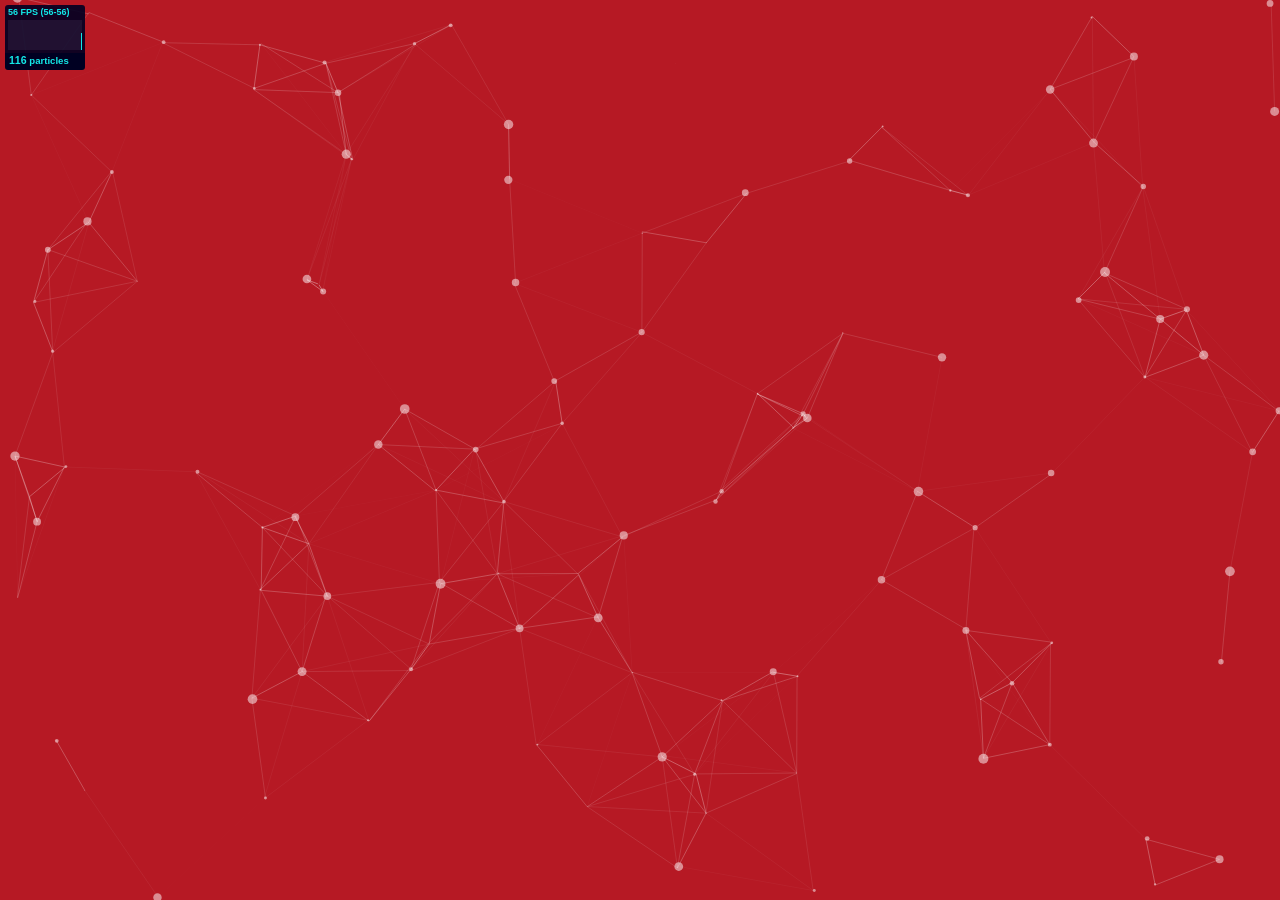
<file: particles.js-master/demo/index.html>
<!DOCTYPE html>
<html lang="en">
<head>
  <meta charset="utf-8">
  <title>particles.js</title>
  <meta name="description" content="particles.js is a lightweight JavaScript library for creating particles.">
  <meta name="author" content="Vincent Garreau" />
  <meta name="viewport" content="width=device-width, initial-scale=1.0, minimum-scale=1.0, maximum-scale=1.0, user-scalable=no">
  <link rel="stylesheet" media="screen" href="css/style.css">
</head>
<body>

<!-- count particles -->
<div class="count-particles">
  <span class="js-count-particles">--</span> particles
</div>

<!-- particles.js container -->
<div id="particles-js"></div>

<!-- scripts -->
<script src="../particles.js"></script>
<script src="js/app.js"></script>

<!-- stats.js -->
<script src="js/lib/stats.js"></script>
<script>
  var count_particles, stats, update;
  stats = new Stats;
  stats.setMode(0);
  stats.domElement.style.position = 'absolute';
  stats.domElement.style.left = '0px';
  stats.domElement.style.top = '0px';
  document.body.appendChild(stats.domElement);
  count_particles = document.querySelector('.js-count-particles');
  update = function() {
    stats.begin();
    stats.end();
    if (window.pJSDom[0].pJS.particles && window.pJSDom[0].pJS.particles.array) {
      count_particles.innerText = window.pJSDom[0].pJS.particles.array.length;
    }
    requestAnimationFrame(update);
  };
  requestAnimationFrame(update);
</script>

</body>
</html>
</file>
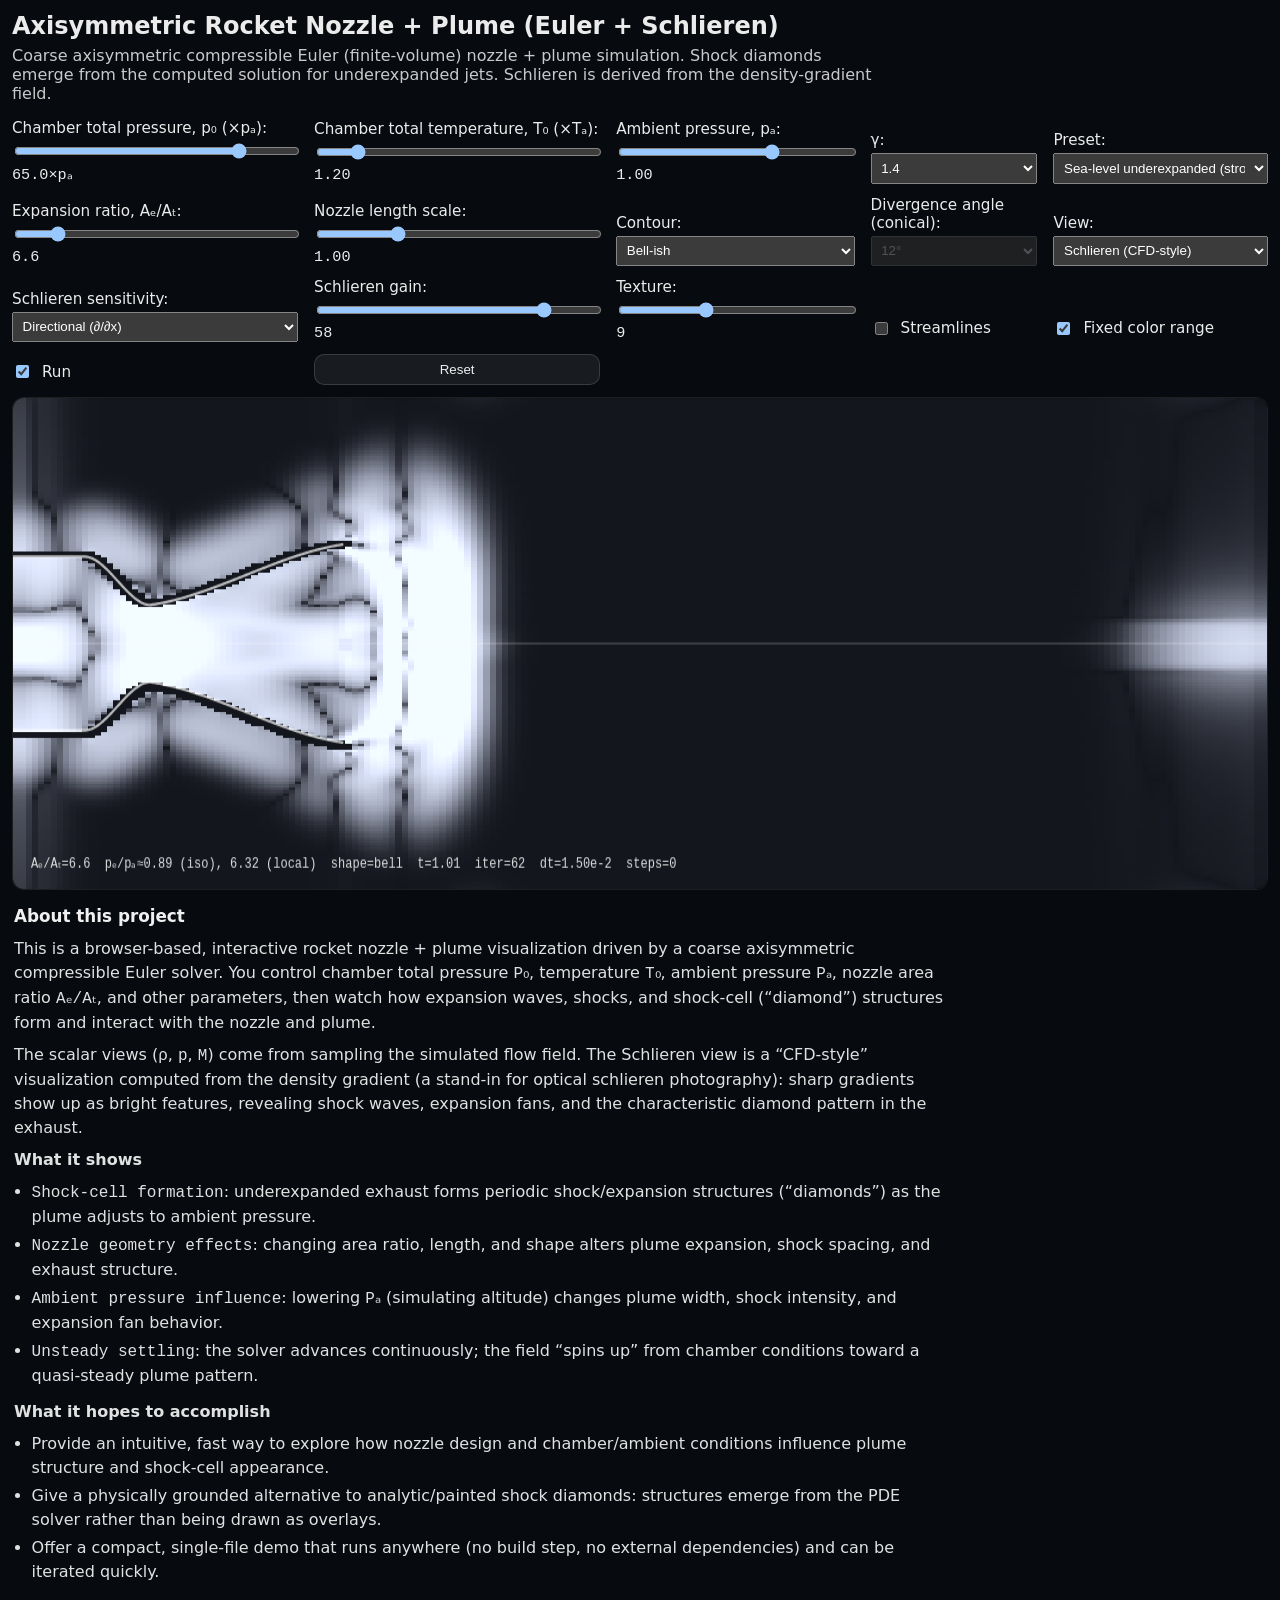
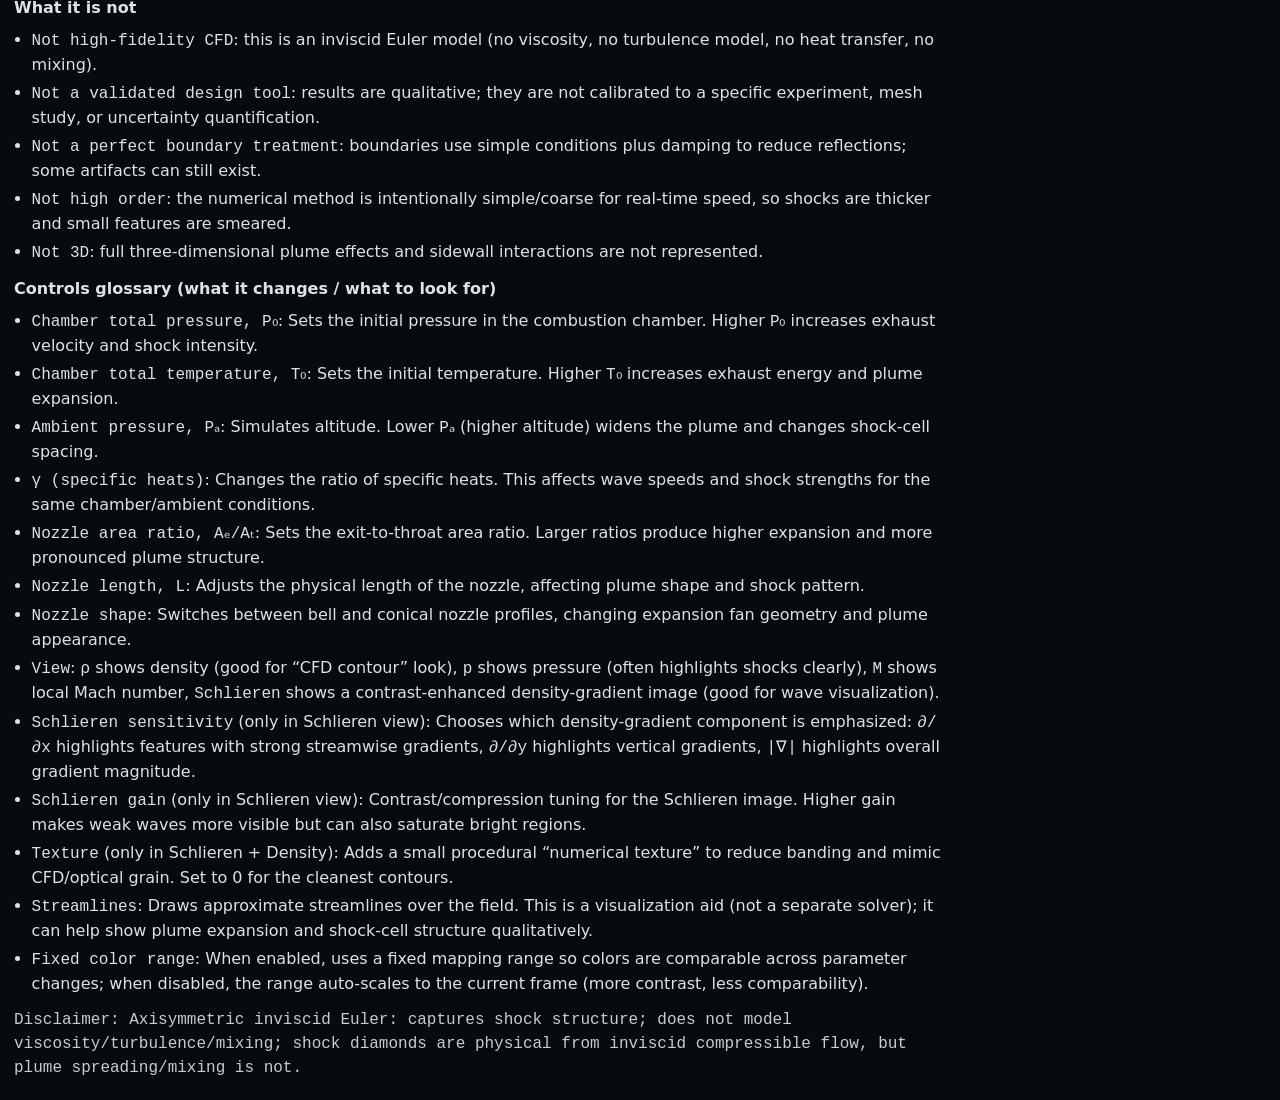
<file: nozzle.html>
<!doctype html>
<html lang="en">
<head>
  <meta charset="utf-8" />
  <meta name="viewport" content="width=device-width,initial-scale=1" />
  <title>Axisymmetric Rocket Nozzle + Plume (Euler + Schlieren)</title>
  <style>
    :root { color-scheme: dark; }
    body{
      margin:0; padding:12px;
      font-family:system-ui,-apple-system,Segoe UI,Roboto,Arial,sans-serif;
      background:#070a0f; color:rgba(255,255,255,0.92);
    }
    .shock-demo{ max-width:none; margin:0; }
    .shock-demo__header h2{ margin:0 0 .35rem 0; }
    .shock-demo__sub{ margin:0 0 1rem 0; opacity:.85; max-width:86ch; }

    .shock-demo__controls{
      display:grid;
      grid-template-columns:1.2fr 1.2fr 1fr .7fr .9fr;
      gap:.75rem 1rem;
      align-items:end;
      margin-bottom:.75rem;
    }
    .shock-demo__controls label{ display:grid; gap:.25rem; font-size:.95rem; }
    .shock-demo__controls input[type="range"]{ width:100%; }
    .shock-demo__controls select{ width:100%; padding:.35rem; }
    .shock-demo__controls .inline{
      display:flex; gap:10px; align-items:center; white-space:nowrap; padding:.25rem 0;
    }
    .shock-demo__controls input[type="range"]:disabled,
    .shock-demo__controls select:disabled{
      opacity:0.45;
      cursor:not-allowed;
    }
    .shock-demo__controls button{
      width:100%;
      padding:.45rem .55rem;
      border-radius:10px;
      border:1px solid rgba(255,255,255,0.14);
      background:rgba(255,255,255,0.07);
      color:rgba(255,255,255,0.92);
      cursor:pointer;
    }
    .shock-demo__controls button:hover{ background:rgba(255,255,255,0.10); }
    .shock-demo__controls button:active{ transform:translateY(1px); }

    .shock-demo__stage{
      position:relative;
      border:1px solid rgba(255,255,255,0.12);
      border-radius:12px;
      overflow:hidden;
      background:#000;
    }
    canvas{ display:block; width:100%; height:100%; background:#000; }

    .shock-demo__about{
      margin-top: 14px;
      padding: 0 2px;
      line-height: 1.5;
      color: rgba(255,255,255,0.88);
      max-width: 92ch;
    }
    .shock-demo__about h3{
      margin: 0 0 .35rem 0;
      font-size: 1.05rem;
      color: rgba(255,255,255,0.94);
    }
    .shock-demo__about p{ margin: .5rem 0; }
    .shock-demo__about ul{ margin: .5rem 0 .75rem 1.1rem; padding: 0; }
    .shock-demo__about li{ margin: .25rem 0; }

    .shock-demo__readout{
      position:absolute;
      left:12px; bottom:12px;
      padding:.65rem .8rem;
      background:rgba(0,0,0,0.55);
      border:1px solid rgba(255,255,255,0.12);
      border-radius:12px;
      backdrop-filter:blur(6px);
      max-width:min(590px, calc(100% - 24px));
      line-height:1.35;
      font-size:.92rem;
      white-space:pre-wrap;
    }

    .mono{ font-family:ui-monospace,SFMono-Regular,Menlo,Monaco,Consolas,"Liberation Mono","Courier New",monospace; }
    .pill{
      display:inline-block; padding:2px 8px;
      border:1px solid rgba(255,255,255,0.14);
      border-radius:999px;
      font-size:12px; opacity:.9;
    }

    /* Embed (landing + wrapper): hide the internal title/subtitle.
       The host page already provides these, and this keeps the preview showing the sim. */
    body.is-embed .shock-demo__header{ display:none; }

    /* Embed: match inlet sim behavior (canvas keeps aspect ratio). */
    body.is-embed canvas{ height:auto; }

    @media (max-width:980px){
      .shock-demo__controls{ grid-template-columns:1fr 1fr; }
    }
  </style>
</head>

<body>
  <section class="shock-demo" aria-labelledby="shockDemoTitle">
    <div class="shock-demo__header">
      <h2 id="shockDemoTitle">Axisymmetric Rocket Nozzle + Plume (Euler + Schlieren)</h2>
      <p class="shock-demo__sub">
        Coarse axisymmetric compressible Euler (finite-volume) nozzle + plume simulation. Shock diamonds emerge from the computed
        solution for underexpanded jets. Schlieren is derived from the density-gradient field.
      </p>
    </div>

    <div class="shock-demo__controls" role="group" aria-label="Nozzle demo controls">
      <label>
        Chamber total pressure, p₀ (×pₐ):
        <input id="p0" type="range" min="4" max="80" step="0.5" value="35" />
        <span id="p0Val" class="mono"></span>
      </label>

      <label>
        Chamber total temperature, T₀ (×Tₐ):
        <input id="T0" type="range" min="0.8" max="4.0" step="0.02" value="1.20" />
        <span id="T0Val" class="mono"></span>
      </label>

      <label>
        Ambient pressure, pₐ:
        <input id="pa" type="range" min="0.05" max="1.50" step="0.01" value="1.00" />
        <span id="paVal" class="mono"></span>
      </label>

      <label>
        γ:
        <select id="gamma">
          <option value="1.4" selected>1.4</option>
          <option value="1.33">1.33</option>
          <option value="1.3">1.3</option>
        </select>
      </label>

      <label>
        Preset:
        <select id="preset">
          <option value="sea" selected>Sea-level underexpanded (strong diamonds)</option>
          <option value="ideal">Near-ideally expanded</option>
          <option value="vac">High-altitude / vacuum underexpanded</option>
        </select>
      </label>

      <label>
        Expansion ratio, Aₑ/Aₜ:
        <input id="AeAt" type="range" min="3" max="30" step="0.2" value="10" />
        <span id="AeAtVal" class="mono"></span>
      </label>

      <label>
        Nozzle length scale:
        <input id="L" type="range" min="0.7" max="1.8" step="0.02" value="1.00" />
        <span id="LVal" class="mono"></span>
      </label>

      <label>
        Contour:
        <select id="shape">
          <option value="conical">Conical</option>
          <option value="bell" selected>Bell-ish</option>
        </select>
      </label>

      <label>
        Divergence angle (conical):
        <select id="div">
          <option value="10">10°</option>
          <option value="12" selected>12°</option>
          <option value="15">15°</option>
          <option value="18">18°</option>
        </select>
      </label>

      <label>
        View:
        <select id="view">
          <option value="mach" selected>Mach number (M)</option>
          <option value="p">Pressure ratio (p/pₐ)</option>
          <option value="rho">Density ratio (ρ/ρₐ)</option>
          <option value="T">Temperature ratio (T/T₀)</option>
          <option value="schlieren">Schlieren (CFD-style)</option>
        </select>
      </label>

      <label>
        Schlieren sensitivity:
        <select id="schMode">
          <option value="dx" selected>Directional (∂/∂x)</option>
          <option value="dr">Directional (∂/∂r)</option>
          <option value="mag">Magnitude (|∇|)</option>
        </select>
      </label>

      <label>
        Schlieren gain:
        <input id="schGain" type="range" min="5" max="70" step="1" value="30" />
        <span id="schGainVal" class="mono"></span>
      </label>

      <label>
        Texture:
        <input id="tex" type="range" min="0" max="25" step="1" value="9" />
        <span id="texVal" class="mono"></span>
      </label>

      <label class="inline">
        <input id="streamlines" type="checkbox" />
        Streamlines
      </label>

      <label class="inline">
        <input id="fixedRange" type="checkbox" checked />
        Fixed color range
      </label>

      <label class="inline">
        <input id="run" type="checkbox" checked />
        Run
      </label>

      <button id="reset" type="button">Reset</button>
    </div>

    <div class="shock-demo__stage">
      <canvas id="c" width="960" height="540" aria-label="Nozzle visualization canvas"></canvas>
      <div class="shock-demo__readout mono" id="readout"></div>
    </div>

    <div class="shock-demo__about" aria-label="Project description">
      <h3>About this project</h3>
      <p>
        This is a browser-based, interactive rocket nozzle + plume visualization driven by a coarse axisymmetric compressible Euler solver.
        You control chamber total pressure <span class="mono">P₀</span>, temperature <span class="mono">T₀</span>, ambient pressure <span class="mono">Pₐ</span>, nozzle area ratio <span class="mono">Aₑ/Aₜ</span>, and other parameters, then watch how expansion waves, shocks, and shock-cell (“diamond”) structures form and interact with the nozzle and plume.
      </p>

      <p>
        The scalar views (<span class="mono">ρ</span>, <span class="mono">p</span>, <span class="mono">M</span>) come from sampling the simulated flow field. The Schlieren view is a “CFD-style” visualization computed from the density gradient (a stand-in for optical schlieren photography): sharp gradients show up as bright features, revealing shock waves, expansion fans, and the characteristic diamond pattern in the exhaust.
      </p>

      <p><strong>What it shows</strong></p>
      <ul>
        <li><span class="mono">Shock-cell formation</span>: underexpanded exhaust forms periodic shock/expansion structures (“diamonds”) as the plume adjusts to ambient pressure.</li>
        <li><span class="mono">Nozzle geometry effects</span>: changing area ratio, length, and shape alters plume expansion, shock spacing, and exhaust structure.</li>
        <li><span class="mono">Ambient pressure influence</span>: lowering <span class="mono">Pₐ</span> (simulating altitude) changes plume width, shock intensity, and expansion fan behavior.</li>
        <li><span class="mono">Unsteady settling</span>: the solver advances continuously; the field “spins up” from chamber conditions toward a quasi-steady plume pattern.</li>
      </ul>

      <p><strong>What it hopes to accomplish</strong></p>
      <ul>
        <li>Provide an intuitive, fast way to explore how nozzle design and chamber/ambient conditions influence plume structure and shock-cell appearance.</li>
        <li>Give a physically grounded alternative to analytic/painted shock diamonds: structures emerge from the PDE solver rather than being drawn as overlays.</li>
        <li>Offer a compact, single-file demo that runs anywhere (no build step, no external dependencies) and can be iterated quickly.</li>
      </ul>

      <p><strong>What it is not</strong></p>
      <ul>
        <li><span class="mono">Not high-fidelity CFD</span>: this is an inviscid Euler model (no viscosity, no turbulence model, no heat transfer, no mixing).</li>
        <li><span class="mono">Not a validated design tool</span>: results are qualitative; they are not calibrated to a specific experiment, mesh study, or uncertainty quantification.</li>
        <li><span class="mono">Not a perfect boundary treatment</span>: boundaries use simple conditions plus damping to reduce reflections; some artifacts can still exist.</li>
        <li><span class="mono">Not high order</span>: the numerical method is intentionally simple/coarse for real-time speed, so shocks are thicker and small features are smeared.</li>
        <li><span class="mono">Not 3D</span>: full three-dimensional plume effects and sidewall interactions are not represented.</li>
      </ul>

      <p><strong>Controls glossary (what it changes / what to look for)</strong></p>
      <ul>
        <li><span class="mono">Chamber total pressure, P₀</span>: Sets the initial pressure in the combustion chamber. Higher <span class="mono">P₀</span> increases exhaust velocity and shock intensity.</li>
        <li><span class="mono">Chamber total temperature, T₀</span>: Sets the initial temperature. Higher <span class="mono">T₀</span> increases exhaust energy and plume expansion.</li>
        <li><span class="mono">Ambient pressure, Pₐ</span>: Simulates altitude. Lower <span class="mono">Pₐ</span> (higher altitude) widens the plume and changes shock-cell spacing.</li>
        <li><span class="mono">γ (specific heats)</span>: Changes the ratio of specific heats. This affects wave speeds and shock strengths for the same chamber/ambient conditions.</li>
        <li><span class="mono">Nozzle area ratio, Aₑ/Aₜ</span>: Sets the exit-to-throat area ratio. Larger ratios produce higher expansion and more pronounced plume structure.</li>
        <li><span class="mono">Nozzle length, L</span>: Adjusts the physical length of the nozzle, affecting plume shape and shock pattern.</li>
        <li><span class="mono">Nozzle shape</span>: Switches between bell and conical nozzle profiles, changing expansion fan geometry and plume appearance.</li>
        <li><span class="mono">View</span>:
          <span class="mono">ρ</span> shows density (good for “CFD contour” look),
          <span class="mono">p</span> shows pressure (often highlights shocks clearly),
          <span class="mono">M</span> shows local Mach number,
          <span class="mono">Schlieren</span> shows a contrast-enhanced density-gradient image (good for wave visualization).
        </li>
        <li><span class="mono">Schlieren sensitivity</span> (only in Schlieren view): Chooses which density-gradient component is emphasized:
          <span class="mono">∂/∂x</span> highlights features with strong streamwise gradients,
          <span class="mono">∂/∂y</span> highlights vertical gradients,
          <span class="mono">|∇|</span> highlights overall gradient magnitude.
        </li>
        <li><span class="mono">Schlieren gain</span> (only in Schlieren view): Contrast/compression tuning for the Schlieren image. Higher gain makes weak waves more visible but can also saturate bright regions.</li>
        <li><span class="mono">Texture</span> (only in Schlieren + Density): Adds a small procedural “numerical texture” to reduce banding and mimic CFD/optical grain. Set to 0 for the cleanest contours.</li>
        <li><span class="mono">Streamlines</span>: Draws approximate streamlines over the field. This is a visualization aid (not a separate solver); it can help show plume expansion and shock-cell structure qualitatively.</li>
        <li><span class="mono">Fixed color range</span>: When enabled, uses a fixed mapping range so colors are comparable across parameter changes; when disabled, the range auto-scales to the current frame (more contrast, less comparability).</li>
      </ul>
      <p class="mono" style="opacity:.9;">
        Disclaimer: Axisymmetric inviscid Euler: captures shock structure; does not model viscosity/turbulence/mixing; shock diamonds are physical from inviscid compressible flow, but plume spreading/mixing is not.
      </p>
    </div>
  </section>

  <script>
  (() => {
    const params = new URLSearchParams(window.location.search);
    const isEmbed = params.get("embed") === "1";

    if (isEmbed) document.body.classList.add("is-embed");

    // ---------- DOM ----------
    const canvas = document.getElementById("c");
    const ctx = canvas.getContext("2d");
    const stageEl = canvas.closest('.shock-demo__stage') || canvas.parentElement;
    let lastStageTargetH = 0;

    if (isEmbed) {
      const about = document.querySelector(".shock-demo__about");
      if (about) about.remove();
    }

    const p0El = document.getElementById("p0");
    const T0El = document.getElementById("T0");
    const paEl = document.getElementById("pa");
    const gammaEl = document.getElementById("gamma");
    const presetEl = document.getElementById("preset");
    const AeAtEl = document.getElementById("AeAt");
    const LEl = document.getElementById("L");
    const shapeEl = document.getElementById("shape");
    const divEl = document.getElementById("div");
    const viewEl = document.getElementById("view");
    const schModeEl = document.getElementById("schMode");
    const schGainEl = document.getElementById("schGain");
    const texEl = document.getElementById("tex");
    const streamEl = document.getElementById("streamlines");
    const fixedRangeEl = document.getElementById("fixedRange");
    const runEl = document.getElementById("run");
    const resetBtn = document.getElementById("reset");

    const p0Val = document.getElementById("p0Val");
    const T0Val = document.getElementById("T0Val");
    const paVal = document.getElementById("paVal");
    const AeAtVal = document.getElementById("AeAtVal");
    const LVal = document.getElementById("LVal");
    const schGainVal = document.getElementById("schGainVal");
    const texVal = document.getElementById("texVal");
    const readout = document.getElementById("readout");

    function updateControlEnablement(view) {
      schModeEl.disabled = (view !== "schlieren");
      schGainEl.disabled = (view !== "schlieren");
      texEl.disabled = !(view === "schlieren" || view === "rho" || view === "mach");
      divEl.disabled = (shapeEl.value !== "conical");
    }

    // ---------- Math ----------
    const deg2rad = d => d * Math.PI / 180;
    const clamp = (x, a, b) => Math.max(a, Math.min(b, x));
    function smoothstep(t){ return t*t*(3-2*t); }
    function lerp(a,b,t){ return a + (b-a)*t; }
    function minmod(a,b){
      if (!isFinite(a) || !isFinite(b)) return 0;
      if (a*b <= 0) return 0;
      return Math.sign(a) * Math.min(Math.abs(a), Math.abs(b));
    }

    // Colormap for scalar modes (same as inlet tool)
    function heatColor(t) {
      t = clamp(t, 0, 1);
      const stops = [
        {t:0.00, c:[ 20,  60, 160]},
        {t:0.25, c:[ 40, 180, 220]},
        {t:0.50, c:[ 70, 210, 130]},
        {t:0.75, c:[245, 225,  70]},
        {t:1.00, c:[230,  70,  55]},
      ];
      let i = 0;
      while (i < stops.length-1 && t > stops[i+1].t) i++;
      const a = stops[i], b = stops[i+1];
      const u = (t - a.t) / (b.t - a.t + 1e-12);
      const r = Math.round(a.c[0] + u*(b.c[0]-a.c[0]));
      const g = Math.round(a.c[1] + u*(b.c[1]-a.c[1]));
      const bl= Math.round(a.c[2] + u*(b.c[2]-a.c[2]));
      return `rgb(${r},${g},${bl})`;
    }

    // ---------- Noise / texture ----------
    function hash2(i, j) {
      let x = i * 374761393 + j * 668265263;
      x = (x ^ (x >> 13)) * 1274126177;
      x = (x ^ (x >> 16)) >>> 0;
      return x / 4294967296;
    }
    function valueNoise(x, y) {
      const ix = Math.floor(x), iy = Math.floor(y);
      const fx = x - ix, fy = y - iy;
      const a = hash2(ix, iy);
      const b = hash2(ix+1, iy);
      const c = hash2(ix, iy+1);
      const d = hash2(ix+1, iy+1);
      const ux = smoothstep(fx);
      const uy = smoothstep(fy);
      const ab = a + ux*(b-a);
      const cd = c + ux*(d-c);
      return ab + uy*(cd-ab);
    }

    // ---------- Percentile helper ----------
    function percentile(arr, p) {
      const js = Array.from(arr);
      js.sort((a,b)=>a-b);
      const idx = clamp(Math.floor(p * (js.length - 1)), 0, js.length-1);
      return js[idx];
    }

    // ---------- Rendering helpers ----------
    function resizeCanvasToCSS() {
      const dpr = Math.max(1, Math.floor(window.devicePixelRatio || 1));
      if (isEmbed) {
        if (stageEl && stageEl.style.height) stageEl.style.height = "";
        const rect = canvas.getBoundingClientRect();
        const w = Math.max(320, Math.floor(rect.width));
        const h = Math.max(220, Math.floor(rect.width * 9/16));
        canvas.width = w * dpr;
        canvas.height = h * dpr;
        ctx.setTransform(dpr, 0, 0, dpr, 0, 0);
        return { W: w, H: h };
      }

      // Standalone: make the stage fill the remaining viewport height.
      if (stageEl) {
        const top = stageEl.offsetTop;
        const targetH = Math.max(240, Math.floor(window.innerHeight - top - 12));
        if (targetH !== lastStageTargetH) {
          lastStageTargetH = targetH;
          stageEl.style.height = `${targetH}px`;
        }
      }
      const rect = canvas.getBoundingClientRect();
      const w = Math.max(320, Math.floor(rect.width));
      const h = Math.max(75, Math.floor(rect.height-75));
      canvas.width = w * dpr;
      canvas.height = h * dpr;
      ctx.setTransform(dpr, 0, 0, dpr, 0, 0);
      return { W: w, H: h };
    }

    function drawLegend(W, title, labelLeft, labelRight) {
      const x0 = W - 230, y0 = 16, w = 200, h = 25;
      ctx.save();
      ctx.globalAlpha = 0.75;
      for (let i = 0; i < w; i++) {
        const t = i / (w - 1);
        ctx.fillStyle = heatColor(t);
        ctx.fillRect(x0 + i, y0, 1, h);
      }
      ctx.strokeStyle = "rgba(255,255,255,0.25)";
      ctx.strokeRect(x0, y0, w, h);
      ctx.fillStyle = "rgba(255,255,255,0.85)";
      ctx.font = "12px ui-monospace, SFMono-Regular, Menlo, Monaco, Consolas, 'Liberation Mono', 'Courier New', monospace";
      ctx.fillText(labelLeft, x0, y0 + h + 14);
      ctx.fillText(labelRight, x0 + w - 42, y0 + h + 14);
      if (title) {
        ctx.fillStyle = "rgba(255,255,255,0.92)";
        ctx.font = "12px system-ui,-apple-system,Segoe UI,Roboto,Arial,sans-serif";
        ctx.fillText(title, x0 + w + 10, y0 - 2);
      }
      ctx.restore();
    }

    function drawColorbarLeft(W, H, title, minVal, maxVal) {
      const x0 = 18;
      const y0 = 18;
      const w = 18;
      const h = Math.max(180, Math.floor(H * 0.42)) - 10;
      ctx.save();
      ctx.globalAlpha = 0.95;

      for (let j = 0; j < h; j++) {
        const t = 1 - (j / (h - 1));
        ctx.fillStyle = heatColor(t);
        ctx.fillRect(x0, y0 + j, w, 1);
      }
      ctx.strokeStyle = "rgba(255,255,255,0.35)";
      ctx.strokeRect(x0, y0, w, h);

      if (title) {
        ctx.fillStyle = "rgba(255,255,255,0.92)";
        ctx.font = "12px system-ui,-apple-system,Segoe UI,Roboto,Arial,sans-serif";
        ctx.fillText(title, x0 + w + 10, y0 - 2);
      }

      const ticks = 8;
      ctx.font = "11px ui-monospace, SFMono-Regular, Menlo, Monaco, Consolas, 'Liberation Mono', 'Courier New', monospace";
      ctx.fillStyle = "rgba(255,255,255,0.86)";
      ctx.strokeStyle = "rgba(255,255,255,0.45)";
      for (let t = 0; t <= ticks; t++) {
        const u = t / ticks;
        const yy = y0 + (1 - u) * h;
        const val = minVal + u * (maxVal - minVal);
        ctx.beginPath();
        ctx.moveTo(x0 + w, yy);
        ctx.lineTo(x0 + w + 6, yy);
        ctx.stroke();
        ctx.fillText(val.toExponential(2), x0 + w + 10, yy + 4);
      }

      ctx.restore();
    }

    // ---------- Axisymmetric nozzle geometry ----------
    function makeNozzleGeom(AeAt, Lscale, shape, divDeg) {
      // Define throat radius Rt = 1 for nondimensional geometry.
      const Rt = 1.0;
      const Re = Rt * Math.sqrt(Math.max(1.0, AeAt));
      const Rc = 2.25 * Rt;

      const Lch = 2.2 * Rt;
      const Lconv = 2.0 * Rt;

      const div = deg2rad(divDeg);
      const Lconical = (Re - Rt) / Math.max(1e-6, Math.tan(div));
      const Lnoz = Lscale * (shape === "conical" ? Lconical : (0.80 * Lconical));

      const x0 = 0;
      const x1 = x0 + Lch;
      const x2 = x1 + Lconv; // throat station
      const x3 = x2 + Lnoz;  // exit station

      function Rwall(x) {
        if (x <= x1) return Rc;
        if (x <= x2) {
          const t = (x - x1) / Math.max(1e-9, (x2 - x1));
          // smooth converge
          const s = smoothstep(t);
          return lerp(Rc, Rt, s);
        }
        if (x <= x3) {
          const t = (x - x2) / Math.max(1e-9, (x3 - x2));
          if (shape === "conical") {
            return Rt + (Re - Rt) * t;
          }
          // bell-ish: cubic easing (more curvature near throat)
          const s = t*t*(3 - 2*t);
          const w = 0.55; // fixed bell weight (kept minimal)
          const s2 = (1-w)*t + w*s;
          return Rt + (Re - Rt) * s2;
        }
        // Continuation past the exit (keeps dRdx and wall normals well-behaved near xExit).
        return Re;
      }

      function dRdx(x) {
        // Use one-sided differences near the ends so we don't straddle the exit.
        const h = 1e-3;
        if (x <= x0 + h) return (Rwall(x + h) - Rwall(x)) / h;
        if (x >= x3 - h) return (Rwall(x) - Rwall(x - h)) / h;
        return (Rwall(x + h) - Rwall(x - h)) / (2*h);
      }

      return {
        Rt, Re, Rc,
        xIn: x0,
        xChEnd: x1,
        xThroat: x2,
        xExit: x3,
        Rwall,
        dRdx,
        Lch, Lconv, Lnoz,
      };
    }

    function wallNormalAt(geom, x) {
      // Wall is r = R(x). Signed distance f(x,r) = r - R(x). grad f = (-R'(x), 1).
      const drdx = geom.dRdx(x);
      let nx = -drdx;
      let nr = 1.0;
      const n = Math.hypot(nx, nr) + 1e-12;
      nx /= n; nr /= n;
      return { nx, nr };
    }

    // ---------- Axisymmetric Euler solver (HLLC + MUSCL) ----------
    // For real-time browser stability on coarse grids, HLLE is dramatically more robust than HLLC.
    // This demo forces HLLE by default; shock diamonds still emerge, but with more numerical diffusion.
    let FORCE_HLLE = true;
    let FAST_RENDER = false;
    let USE_RUSANOV = true;

    // 1st-order Rusanov (local Lax–Friedrichs) fluxes, in conserved form.
    function fluxXCons(U0, U1, U2, U3, g) {
      const rho = Math.max(1e-9, U0);
      const u = U1 / rho;
      const v = U2 / rho;
      const ke = 0.5 * rho * (u*u + v*v);
      let p = (g - 1) * (U3 - ke);
      if (!isFinite(p)) p = 1e-9;
      p = Math.max(1e-9, p);
      const a = Math.sqrt(Math.max(1e-12, g * p / rho));
      return {
        F0: rho*u,
        F1: rho*u*u + p,
        F2: rho*u*v,
        F3: (U3 + p) * u,
        s: Math.abs(u) + a,
      };
    }

    function fluxRCons(U0, U1, U2, U3, g) {
      const rho = Math.max(1e-9, U0);
      const u = U1 / rho;
      const v = U2 / rho;
      const ke = 0.5 * rho * (u*u + v*v);
      let p = (g - 1) * (U3 - ke);
      if (!isFinite(p)) p = 1e-9;
      p = Math.max(1e-9, p);
      const a = Math.sqrt(Math.max(1e-12, g * p / rho));
      return {
        G0: rho*v,
        G1: rho*u*v,
        G2: rho*v*v + p,
        G3: (U3 + p) * v,
        s: Math.abs(v) + a,
      };
    }

    function rusanovFaceX(UL, UC, UR, g) {
      // Returns fluxes at left and right faces for a cell from (UL,UC) and (UC,UR)
      const FL = fluxXCons(UL[0], UL[1], UL[2], UL[3], g);
      const FC = fluxXCons(UC[0], UC[1], UC[2], UC[3], g);
      const FR = fluxXCons(UR[0], UR[1], UR[2], UR[3], g);
      const sL = Math.max(FL.s, FC.s);
      const sR = Math.max(FC.s, FR.s);
      const FxL0 = 0.5*(FL.F0 + FC.F0) - 0.5*sL*(UC[0] - UL[0]);
      const FxL1 = 0.5*(FL.F1 + FC.F1) - 0.5*sL*(UC[1] - UL[1]);
      const FxL2 = 0.5*(FL.F2 + FC.F2) - 0.5*sL*(UC[2] - UL[2]);
      const FxL3 = 0.5*(FL.F3 + FC.F3) - 0.5*sL*(UC[3] - UL[3]);
      const FxR0 = 0.5*(FC.F0 + FR.F0) - 0.5*sR*(UR[0] - UC[0]);
      const FxR1 = 0.5*(FC.F1 + FR.F1) - 0.5*sR*(UR[1] - UC[1]);
      const FxR2 = 0.5*(FC.F2 + FR.F2) - 0.5*sR*(UR[2] - UC[2]);
      const FxR3 = 0.5*(FC.F3 + FR.F3) - 0.5*sR*(UR[3] - UC[3]);
      return { FxL0, FxL1, FxL2, FxL3, FxR0, FxR1, FxR2, FxR3, sMax: Math.max(sL, sR) };
    }

    function rusanovFaceR(UD, UC, UU, g) {
      const GD = fluxRCons(UD[0], UD[1], UD[2], UD[3], g);
      const GC = fluxRCons(UC[0], UC[1], UC[2], UC[3], g);
      const GU = fluxRCons(UU[0], UU[1], UU[2], UU[3], g);
      const sD = Math.max(GD.s, GC.s);
      const sU = Math.max(GC.s, GU.s);
      const GrD0 = 0.5*(GD.G0 + GC.G0) - 0.5*sD*(UC[0] - UD[0]);
      const GrD1 = 0.5*(GD.G1 + GC.G1) - 0.5*sD*(UC[1] - UD[1]);
      const GrD2 = 0.5*(GD.G2 + GC.G2) - 0.5*sD*(UC[2] - UD[2]);
      const GrD3 = 0.5*(GD.G3 + GC.G3) - 0.5*sD*(UC[3] - UD[3]);
      const GrU0 = 0.5*(GC.G0 + GU.G0) - 0.5*sU*(UU[0] - UC[0]);
      const GrU1 = 0.5*(GC.G1 + GU.G1) - 0.5*sU*(UU[1] - UC[1]);
      const GrU2 = 0.5*(GC.G2 + GU.G2) - 0.5*sU*(UU[2] - UC[2]);
      const GrU3 = 0.5*(GC.G3 + GU.G3) - 0.5*sU*(UU[3] - UC[3]);
      return { GrD0, GrD1, GrD2, GrD3, GrU0, GrU1, GrU2, GrU3, sMax: Math.max(sD, sU) };
    }

    function rusanovFluxX(U0L, U1L, U2L, U3L, U0R, U1R, U2R, U3R, g) {
      const rhoL = Math.max(1e-9, U0L);
      const uL = U1L / rhoL;
      const vL = U2L / rhoL;
      const keL = 0.5 * rhoL * (uL*uL + vL*vL);
      let pL = (g - 1) * (U3L - keL);
      if (!isFinite(pL)) pL = 1e-9;
      pL = Math.max(1e-9, pL);
      const aL = Math.sqrt(Math.max(1e-12, g * pL / rhoL));
      const FL0 = rhoL*uL;
      const FL1 = rhoL*uL*uL + pL;
      const FL2 = rhoL*uL*vL;
      const FL3 = (U3L + pL) * uL;

      const rhoR = Math.max(1e-9, U0R);
      const uR = U1R / rhoR;
      const vR = U2R / rhoR;
      const keR = 0.5 * rhoR * (uR*uR + vR*vR);
      let pR = (g - 1) * (U3R - keR);
      if (!isFinite(pR)) pR = 1e-9;
      pR = Math.max(1e-9, pR);
      const aR = Math.sqrt(Math.max(1e-12, g * pR / rhoR));
      const FR0 = rhoR*uR;
      const FR1 = rhoR*uR*uR + pR;
      const FR2 = rhoR*uR*vR;
      const FR3 = (U3R + pR) * uR;

      const s = Math.max(Math.abs(uL) + aL, Math.abs(uR) + aR);
      const f0 = 0.5*(FL0 + FR0) - 0.5*s*(U0R - U0L);
      const f1 = 0.5*(FL1 + FR1) - 0.5*s*(U1R - U1L);
      const f2 = 0.5*(FL2 + FR2) - 0.5*s*(U2R - U2L);
      const f3 = 0.5*(FL3 + FR3) - 0.5*s*(U3R - U3L);
      return { f0, f1, f2, f3 };
    }

    function rusanovFluxR(U0D, U1D, U2D, U3D, U0U, U1U, U2U, U3U, g) {
      const rhoD = Math.max(1e-9, U0D);
      const uD = U1D / rhoD;
      const vD = U2D / rhoD;
      const keD = 0.5 * rhoD * (uD*uD + vD*vD);
      let pD = (g - 1) * (U3D - keD);
      if (!isFinite(pD)) pD = 1e-9;
      pD = Math.max(1e-9, pD);
      const aD = Math.sqrt(Math.max(1e-12, g * pD / rhoD));
      const GD0 = rhoD*vD;
      const GD1 = rhoD*uD*vD;
      const GD2 = rhoD*vD*vD + pD;
      const GD3 = (U3D + pD) * vD;

      const rhoU = Math.max(1e-9, U0U);
      const uU = U1U / rhoU;
      const vU = U2U / rhoU;
      const keU = 0.5 * rhoU * (uU*uU + vU*vU);
      let pU = (g - 1) * (U3U - keU);
      if (!isFinite(pU)) pU = 1e-9;
      pU = Math.max(1e-9, pU);
      const aU = Math.sqrt(Math.max(1e-12, g * pU / rhoU));
      const GU0 = rhoU*vU;
      const GU1 = rhoU*uU*vU;
      const GU2 = rhoU*vU*vU + pU;
      const GU3 = (U3U + pU) * vU;

      const s = Math.max(Math.abs(vD) + aD, Math.abs(vU) + aU);
      const g0 = 0.5*(GD0 + GU0) - 0.5*s*(U0U - U0D);
      const g1 = 0.5*(GD1 + GU1) - 0.5*s*(U1U - U1D);
      const g2 = 0.5*(GD2 + GU2) - 0.5*s*(U2U - U2D);
      const g3 = 0.5*(GD3 + GU3) - 0.5*s*(U3U - U3D);
      return { g0, g1, g2, g3 };
    }

    function hllFluxXCons(U0L, U1L, U2L, U3L, U0R, U1R, U2R, U3R, g) {
      // HLLE/HLL flux in x using conserved state only (cheaper than HLLC-from-prim).
      const rhoL = Math.max(1e-9, U0L);
      const uL = U1L / rhoL;
      const vL = U2L / rhoL;
      const keL = 0.5 * rhoL * (uL*uL + vL*vL);
      let pL = (g - 1) * (U3L - keL);
      if (!isFinite(pL)) pL = 1e-9;
      pL = Math.max(1e-9, pL);
      const aL = Math.sqrt(Math.max(1e-12, g * pL / rhoL));
      const FL0 = rhoL*uL;
      const FL1 = rhoL*uL*uL + pL;
      const FL2 = rhoL*uL*vL;
      const FL3 = (U3L + pL) * uL;

      const rhoR = Math.max(1e-9, U0R);
      const uR = U1R / rhoR;
      const vR = U2R / rhoR;
      const keR = 0.5 * rhoR * (uR*uR + vR*vR);
      let pR = (g - 1) * (U3R - keR);
      if (!isFinite(pR)) pR = 1e-9;
      pR = Math.max(1e-9, pR);
      const aR = Math.sqrt(Math.max(1e-12, g * pR / rhoR));
      const FR0 = rhoR*uR;
      const FR1 = rhoR*uR*uR + pR;
      const FR2 = rhoR*uR*vR;
      const FR3 = (U3R + pR) * uR;

      const sL = Math.min(uL - aL, uR - aR);
      const sR = Math.max(uL + aL, uR + aR);
      if (!(isFinite(sL) && isFinite(sR))) {
        // fall back
        return rusanovFluxX(U0L, U1L, U2L, U3L, U0R, U1R, U2R, U3R, g);
      }
      if (sL >= 0) return { f0: FL0, f1: FL1, f2: FL2, f3: FL3 };
      if (sR <= 0) return { f0: FR0, f1: FR1, f2: FR2, f3: FR3 };
      const denom = Math.max(1e-12, (sR - sL));
      return {
        f0: (sR*FL0 - sL*FR0 + sL*sR*(U0R - U0L)) / denom,
        f1: (sR*FL1 - sL*FR1 + sL*sR*(U1R - U1L)) / denom,
        f2: (sR*FL2 - sL*FR2 + sL*sR*(U2R - U2L)) / denom,
        f3: (sR*FL3 - sL*FR3 + sL*sR*(U3R - U3L)) / denom,
      };
    }

    function hllFluxRCons(U0D, U1D, U2D, U3D, U0U, U1U, U2U, U3U, g) {
      const rhoD = Math.max(1e-9, U0D);
      const uD = U1D / rhoD;
      const vD = U2D / rhoD;
      const keD = 0.5 * rhoD * (uD*uD + vD*vD);
      let pD = (g - 1) * (U3D - keD);
      if (!isFinite(pD)) pD = 1e-9;
      pD = Math.max(1e-9, pD);
      const aD = Math.sqrt(Math.max(1e-12, g * pD / rhoD));
      const GD0 = rhoD*vD;
      const GD1 = rhoD*uD*vD;
      const GD2 = rhoD*vD*vD + pD;
      const GD3 = (U3D + pD) * vD;

      const rhoU = Math.max(1e-9, U0U);
      const uU = U1U / rhoU;
      const vU = U2U / rhoU;
      const keU = 0.5 * rhoU * (uU*uU + vU*vU);
      let pU = (g - 1) * (U3U - keU);
      if (!isFinite(pU)) pU = 1e-9;
      pU = Math.max(1e-9, pU);
      const aU = Math.sqrt(Math.max(1e-12, g * pU / rhoU));
      const GU0 = rhoU*vU;
      const GU1 = rhoU*uU*vU;
      const GU2 = rhoU*vU*vU + pU;
      const GU3 = (U3U + pU) * vU;

      const sL = Math.min(vD - aD, vU - aU);
      const sR = Math.max(vD + aD, vU + aU);
      if (!(isFinite(sL) && isFinite(sR))) {
        return rusanovFluxR(U0D, U1D, U2D, U3D, U0U, U1U, U2U, U3U, g);
      }
      if (sL >= 0) return { g0: GD0, g1: GD1, g2: GD2, g3: GD3 };
      if (sR <= 0) return { g0: GU0, g1: GU1, g2: GU2, g3: GU3 };
      const denom = Math.max(1e-12, (sR - sL));
      return {
        g0: (sR*GD0 - sL*GU0 + sL*sR*(U0U - U0D)) / denom,
        g1: (sR*GD1 - sL*GU1 + sL*sR*(U1U - U1D)) / denom,
        g2: (sR*GD2 - sL*GU2 + sL*sR*(U2U - U2D)) / denom,
        g3: (sR*GD3 - sL*GU3 + sL*sR*(U3U - U3D)) / denom,
      };
    }

    function renderFieldClassic(W, H, ox, oy, scale, solver, geom, view, schMode, schGain, texAmt, fixedRange, pa, T0) {
      // Screen-space grid rendering (matches the original look/feel).
      const cell = Math.max(4, Math.floor(Math.min(W, H) / 155));
      const gx = Math.ceil(W / cell);
      const gy = Math.ceil(H / cell);
      const V = new Float32Array(gx * gy);

      const rhoA = 1.0;
      const pA = pa;

      function scalarAt(x, r) {
        const P = solver.samplePrim(x, Math.abs(r));
        if (view === "mach") return Math.hypot(P.u, P.v) / Math.max(1e-9, P.a);
        if (view === "p") return P.p / Math.max(1e-9, pA);
        if (view === "rho") return P.rho / rhoA;
        if (view === "T") return P.T / Math.max(1e-9, T0);
        return P.rho;
      }

      for (let j = 0; j < gy; j++) {
        for (let i = 0; i < gx; i++) {
          const x = i*cell + cell*0.5;
          const y = j*cell + cell*0.5;
          const wx = (x - ox) / scale;
          const wr = (oy - y) / scale;
          V[j*gx + i] = scalarAt(wx, wr);
        }
      }

      // Cheap prefilter to suppress grid-aligned seams (notably at the nozzle lip)
      // before Schlieren gradients / color mapping.
      if (view === "mach") {
        const V2 = new Float32Array(gx * gy);
        for (let j = 0; j < gy; j++) {
          const row = j*gx;
          for (let i = 0; i < gx; i++) {
            const im1 = (i > 0) ? i-1 : i;
            const ip1 = (i < gx-1) ? i+1 : i;
            const a = V[row + im1];
            const b = V[row + i];
            const c = V[row + ip1];
            V2[row + i] = 0.25*a + 0.5*b + 0.25*c;
          }
        }
        V.set(V2);
      }

      let vMin = 0, vMax = 1;
      let legend = "";
      if (view === "mach") { vMin = 0.0; vMax = 4.5; legend = "Field: Mach"; }
      else if (view === "p") { vMin = 0.2; vMax = 6.0; legend = "Field: p/pₐ"; }
      else if (view === "rho") { vMin = 0.4; vMax = 6.0; legend = "Field: ρ/ρₐ"; }
      else if (view === "T") { vMin = 0.4; vMax = 1.1; legend = "Field: T/T₀"; }
      else { vMin = 0; vMax = 1; legend = "View: Schlieren"; }

      if (!fixedRange && view !== "schlieren") {
        const samp = [];
        for (let k = 0; k < V.length; k += 5) {
          const vv = V[k];
          if (!isFinite(vv)) continue;
          samp.push(vv);
          if (samp.length > 1800) break;
        }
        if (samp.length > 64) {
          const lo = percentile(samp, 0.02);
          const hi = percentile(samp, 0.98);
          if (isFinite(lo) && isFinite(hi) && hi > lo) {
            vMin = lo;
            vMax = hi;
          }
        }
      }

      if (view === "schlieren") {
        const G = new Float32Array(gx * gy);
        for (let j = 1; j < gy-1; j++) {
          for (let i = 1; i < gx-1; i++) {
            const idx = j*gx + i;
            const vx1 = V[idx + 1];
            const vx0 = V[idx - 1];
            const vy1 = V[idx + gx];
            const vy0 = V[idx - gx];
            const gxv = (vx1 - vx0) * 0.5;
            const grv = (vy1 - vy0) * 0.5;
            let gm;
            if (schMode === "dx") gm = Math.abs(gxv);
            else if (schMode === "dr") gm = Math.abs(grv);
            else gm = Math.hypot(gxv, grv);
            G[idx] = isFinite(gm) ? gm : 0;
          }
        }

        const samp = [];
        for (let k = 0; k < G.length; k += 7) {
          samp.push(G[k]);
          if (samp.length > 2200) break;
        }
        const loNew = percentile(samp, 0.01);
        const hiNew = percentile(samp, 0.995);

        if (!schHasRange || !isFinite(schLoSmooth) || !isFinite(schHiSmooth)) {
          schLoSmooth = loNew;
          schHiSmooth = hiNew;
          schHasRange = true;
        } else {
          schLoSmooth = lerp(schLoSmooth, loNew, 0.12);
          schHiSmooth = lerp(schHiSmooth, hiNew, 0.12);
        }

        const lo = schLoSmooth;
        const hi = schHiSmooth;
        const denom = Math.max(1e-10, hi - lo);
        const kGain = schGain;
        const texA = (texAmt / 25) * 0.08;

        const B = new Float32Array(gx * gy);
        for (let j = 0; j < gy; j++) {
          for (let i = 0; i < gx; i++) {
            const idx = j*gx + i;
            let v = (G[idx] - lo) / denom;
            v = clamp(v, 0, 1);
            v = Math.log1p(kGain * v) / Math.log1p(kGain);
            v = Math.pow(v, 0.55);
            if (texA > 0) {
              const n = valueNoise(i*0.33, j*0.33) - 0.5;
              v = clamp(v + texA * n * (0.25 + 0.75*v), 0, 1);
            }
            B[idx] = v;
          }
        }

        const Glow = new Float32Array(gx * gy);
        for (let j = 1; j < gy-1; j++) {
          for (let i = 1; i < gx-1; i++) {
            const idx = j*gx + i;
            const s =
              1*B[idx] +
              0.7*(B[idx-1] + B[idx+1] + B[idx-gx] + B[idx+gx]) +
              0.45*(B[idx-gx-1] + B[idx-gx+1] + B[idx+gx-1] + B[idx+gx+1]);
            Glow[idx] = s / (1 + 4*0.7 + 4*0.45);
          }
        }

        for (let j = 0; j < gy; j++) {
          for (let i = 0; i < gx; i++) {
            const idx = j*gx + i;
            const base = B[idx];
            const glow = Glow[idx];
            const gg = clamp(glow * 1.10, 0, 1);
            let v = clamp(base*0.85 + gg*0.70, 0, 1);
            const r = Math.round(20 + v * 235 * 0.95);
            const g2= Math.round(22 + v * 235 * 0.98);
            const b = Math.round(30 + v * 235 * 1.05);
            ctx.fillStyle = `rgb(${clamp(r,0,255)},${clamp(g2,0,255)},${clamp(b,0,255)})`;
            ctx.fillRect(i*cell, j*cell, cell, cell);
          }
        }
      } else {
        const texA = (texAmt / 25) * (view === "mach" ? 0.02 : 0.03);
        for (let j = 0; j < gy; j++) {
          for (let i = 0; i < gx; i++) {
            const idx = j*gx + i;
            const val = V[idx];
            let t = (val - vMin) / Math.max(1e-12, (vMax - vMin));
            t = clamp(t, 0, 1);
            t = Math.pow(t, 0.62);
            if (texA > 0) {
              const n = valueNoise(i*0.40, j*0.40) - 0.5;
              t = clamp(t + texA * n, 0, 1);
            }
            ctx.fillStyle = heatColor(t);
            ctx.fillRect(i*cell, j*cell, cell, cell);
          }
        }

        if (view === "rho") drawColorbarLeft(W, H, "", vMin, vMax);
        else drawLegend(W, "", "low", "high");
      }

      return legend;
    }
    function primToCons(rho, u, v, p, g) {
      const E = p / Math.max(1e-12, (g - 1)) + 0.5 * rho * (u*u + v*v);
      return [rho, rho*u, rho*v, E];
    }

    // Quasi-1D isentropic nozzle relations for a good initial condition
    function areaMachRatio(M, g) {
      const gm1 = g - 1;
      const gp1 = g + 1;
      const term = (2 / gp1) * (1 + 0.5 * gm1 * M*M);
      const expo = gp1 / (2 * gm1);
      return (1 / Math.max(1e-12, M)) * Math.pow(term, expo);
    }

    function solveMachFromArea(AR, g, branch) {
      // branch: 'sub' or 'sup'
      AR = Math.max(1.0, AR);
      let lo, hi;
      if (branch === 'sub') { lo = 1e-6; hi = 1.0 - 1e-6; }
      else { lo = 1.0 + 1e-6; hi = 12.0; }

      const f = (M) => areaMachRatio(M, g) - AR;
      // Bisection; f is monotone on each branch.
      let flo = f(lo);
      let fhi = f(hi);
      // If not bracketed (can happen for extreme AR on chosen branch), fall back.
      if (!(flo*fhi <= 0)) {
        return (branch === 'sub') ? 0.08 : 2.2;
      }
      let mid = 0.5*(lo+hi);
      for (let it = 0; it < 60; it++) {
        mid = 0.5*(lo+hi);
        const fm = f(mid);
        if (Math.abs(fm) < 1e-8) break;
        if (flo*fm <= 0) { hi = mid; fhi = fm; }
        else { lo = mid; flo = fm; }
      }
      return mid;
    }

    function consToPrim(U0, U1, U2, U3, g) {
      const rho = Math.max(1e-9, U0);
      const u = U1 / rho;
      const v = U2 / rho;
      const ke = 0.5 * rho * (u*u + v*v);
      let p = (g - 1) * (U3 - ke);
      if (!isFinite(p)) p = 1e-8;
      p = Math.max(1e-9, p);
      const T = p / rho;
      const a = Math.sqrt(Math.max(1e-12, g * p / rho));
      return { rho, u, v, p, T, a };
    }

    function reflectVel(u, v, nx, nr) {
      const dot = u*nx + v*nr;
      return { u: u - 2*dot*nx, v: v - 2*dot*nr };
    }

    function fluxFromPrimX(P, g) {
      const rho = P.rho, u = P.u, v = P.v, p = P.p;
      const E = p / Math.max(1e-12, (g - 1)) + 0.5 * rho * (u*u + v*v);
      return {
        F0: rho*u,
        F1: rho*u*u + p,
        F2: rho*u*v,
        F3: (E + p)*u,
      };
    }

    function fluxFromPrimR(P, g) {
      const rho = P.rho, u = P.u, v = P.v, p = P.p;
      const E = p / Math.max(1e-12, (g - 1)) + 0.5 * rho * (u*u + v*v);
      return {
        G0: rho*v,
        G1: rho*u*v,
        G2: rho*v*v + p,
        G3: (E + p)*v,
      };
    }

    function hllcFluxX(PL, PR, g, forceHLLE = FORCE_HLLE) {
      // Normal = x. Tangential = r.
      const rhoL = PL.rho, uL = PL.u, vL = PL.v, pL = PL.p;
      const rhoR = PR.rho, uR = PR.u, vR = PR.v, pR = PR.p;
      const aL = PL.a, aR = PR.a;

      const EL = pL / Math.max(1e-12, (g - 1)) + 0.5 * rhoL * (uL*uL + vL*vL);
      const ER = pR / Math.max(1e-12, (g - 1)) + 0.5 * rhoR * (uR*uR + vR*vR);

      const SL = Math.min(uL - aL, uR - aR);
      const SR = Math.max(uL + aL, uR + aR);

      function hlle() {
        const FL = fluxFromPrimX(PL, g);
        const FR = fluxFromPrimX(PR, g);
        const U0L = rhoL;
        const U1L = rhoL * uL;
        const U2L = rhoL * vL;
        const U3L = EL;
        const U0R = rhoR;
        const U1R = rhoR * uR;
        const U2R = rhoR * vR;
        const U3R = ER;
        const denom = Math.max(1e-12, (SR - SL));
        return {
          f0: (SR*FL.F0 - SL*FR.F0 + SL*SR*(U0R - U0L)) / denom,
          f1: (SR*FL.F1 - SL*FR.F1 + SL*SR*(U1R - U1L)) / denom,
          f2: (SR*FL.F2 - SL*FR.F2 + SL*SR*(U2R - U2L)) / denom,
          f3: (SR*FL.F3 - SL*FR.F3 + SL*SR*(U3R - U3L)) / denom,
        };
      }

      if (forceHLLE) return hlle();

      const denom = (rhoL*(SL - uL) - rhoR*(SR - uR));
      const SM = (pR - pL + rhoL*uL*(SL - uL) - rhoR*uR*(SR - uR)) / Math.max(1e-12, denom);
      const pStar = pL + rhoL*(SL - uL)*(SM - uL);

      const FL = fluxFromPrimX(PL, g);
      const FR = fluxFromPrimX(PR, g);

      // Robustness: HLLC can become unstable for very strong transients on coarse grids.
      // If star pressure is invalid, fall back to diffusive-but-stable HLLE.
      if (!isFinite(SL) || !isFinite(SR) || !isFinite(SM) || !isFinite(pStar) || pStar <= 0) {
        return hlle();
      }

      if (0 <= SL) return { f0: FL.F0, f1: FL.F1, f2: FL.F2, f3: FL.F3 };
      if (SR <= 0) return { f0: FR.F0, f1: FR.F1, f2: FR.F2, f3: FR.F3 };

      if (0 <= SM) {
        const rhoStar = rhoL*(SL - uL) / Math.max(1e-12, (SL - SM));
        const U0s = rhoStar;
        const U1s = rhoStar*SM;
        const U2s = rhoStar*vL;
        const EStar = ((SL - uL)*EL - pL*uL + pStar*SM) / Math.max(1e-12, (SL - SM));
        const U3s = EStar;

        const U0 = rhoL;
        const U1 = rhoL*uL;
        const U2 = rhoL*vL;
        const U3 = EL;

        return {
          f0: FL.F0 + SL*(U0s - U0),
          f1: FL.F1 + SL*(U1s - U1),
          f2: FL.F2 + SL*(U2s - U2),
          f3: FL.F3 + SL*(U3s - U3),
        };
      } else {
        const rhoStar = rhoR*(SR - uR) / Math.max(1e-12, (SR - SM));
        const U0s = rhoStar;
        const U1s = rhoStar*SM;
        const U2s = rhoStar*vR;
        const EStar = ((SR - uR)*ER - pR*uR + pStar*SM) / Math.max(1e-12, (SR - SM));
        const U3s = EStar;

        const U0 = rhoR;
        const U1 = rhoR*uR;
        const U2 = rhoR*vR;
        const U3 = ER;

        return {
          f0: FR.F0 + SR*(U0s - U0),
          f1: FR.F1 + SR*(U1s - U1),
          f2: FR.F2 + SR*(U2s - U2),
          f3: FR.F3 + SR*(U3s - U3),
        };
      }
    }

    function hllcFluxR(PL, PR, g, forceHLLE = FORCE_HLLE) {
      // Normal = r. Tangential = x.
      const rhoL = PL.rho, uL = PL.u, vL = PL.v, pL = PL.p;
      const rhoR = PR.rho, uR = PR.u, vR = PR.v, pR = PR.p;
      const aL = PL.a, aR = PR.a;

      const EL = pL / Math.max(1e-12, (g - 1)) + 0.5 * rhoL * (uL*uL + vL*vL);
      const ER = pR / Math.max(1e-12, (g - 1)) + 0.5 * rhoR * (uR*uR + vR*vR);

      const SL = Math.min(vL - aL, vR - aR);
      const SR = Math.max(vL + aL, vR + aR);

      function hlle() {
        const GL = fluxFromPrimR(PL, g);
        const GR = fluxFromPrimR(PR, g);
        const U0L = rhoL;
        const U1L = rhoL * uL;
        const U2L = rhoL * vL;
        const U3L = EL;
        const U0R = rhoR;
        const U1R = rhoR * uR;
        const U2R = rhoR * vR;
        const U3R = ER;
        const denom = Math.max(1e-12, (SR - SL));
        return {
          g0: (SR*GL.G0 - SL*GR.G0 + SL*SR*(U0R - U0L)) / denom,
          g1: (SR*GL.G1 - SL*GR.G1 + SL*SR*(U1R - U1L)) / denom,
          g2: (SR*GL.G2 - SL*GR.G2 + SL*SR*(U2R - U2L)) / denom,
          g3: (SR*GL.G3 - SL*GR.G3 + SL*SR*(U3R - U3L)) / denom,
        };
      }

      if (forceHLLE) return hlle();

      const denom = (rhoL*(SL - vL) - rhoR*(SR - vR));
      const SM = (pR - pL + rhoL*vL*(SL - vL) - rhoR*vR*(SR - vR)) / Math.max(1e-12, denom);
      const pStar = pL + rhoL*(SL - vL)*(SM - vL);

      const GL = fluxFromPrimR(PL, g);
      const GR = fluxFromPrimR(PR, g);

      if (!isFinite(SL) || !isFinite(SR) || !isFinite(SM) || !isFinite(pStar) || pStar <= 0) {
        return hlle();
      }

      if (0 <= SL) return { g0: GL.G0, g1: GL.G1, g2: GL.G2, g3: GL.G3 };
      if (SR <= 0) return { g0: GR.G0, g1: GR.G1, g2: GR.G2, g3: GR.G3 };

      if (0 <= SM) {
        const rhoStar = rhoL*(SL - vL) / Math.max(1e-12, (SL - SM));
        const U0s = rhoStar;
        const U1s = rhoStar*uL;
        const U2s = rhoStar*SM;
        const EStar = ((SL - vL)*EL - pL*vL + pStar*SM) / Math.max(1e-12, (SL - SM));
        const U3s = EStar;

        const U0 = rhoL;
        const U1 = rhoL*uL;
        const U2 = rhoL*vL;
        const U3 = EL;

        return {
          g0: GL.G0 + SL*(U0s - U0),
          g1: GL.G1 + SL*(U1s - U1),
          g2: GL.G2 + SL*(U2s - U2),
          g3: GL.G3 + SL*(U3s - U3),
        };
      } else {
        const rhoStar = rhoR*(SR - vR) / Math.max(1e-12, (SR - SM));
        const U0s = rhoStar;
        const U1s = rhoStar*uR;
        const U2s = rhoStar*SM;
        const EStar = ((SR - vR)*ER - pR*vR + pStar*SM) / Math.max(1e-12, (SR - SM));
        const U3s = EStar;

        const U0 = rhoR;
        const U1 = rhoR*uR;
        const U2 = rhoR*vR;
        const U3 = ER;

        return {
          g0: GR.G0 + SR*(U0s - U0),
          g1: GR.G1 + SR*(U1s - U1),
          g2: GR.G2 + SR*(U2s - U2),
          g3: GR.G3 + SR*(U3s - U3),
        };
      }
    }

    class EulerAxisym {
      constructor(nx, nr, xMin, xMax, rMin, rMax, g, geom, bc) {
        this.nx = nx;
        this.nr = nr;
        this.xMin = xMin;
        this.xMax = xMax;
        this.rMin = rMin;
        this.rMax = rMax;
        this.dx = (xMax - xMin) / nx;
        this.dr = (rMax - rMin) / nr;
        this.g = g;
        this.geom = geom;
        this.bc = bc;

        const n = nx * nr;
        this.U0 = new Float32Array(n);
        this.U1 = new Float32Array(n);
        this.U2 = new Float32Array(n);
        this.U3 = new Float32Array(n);
        this.U0n = new Float32Array(n);
        this.U1n = new Float32Array(n);
        this.U2n = new Float32Array(n);
        this.U3n = new Float32Array(n);

        this.rho = new Float32Array(n);
        this.u = new Float32Array(n);
        this.v = new Float32Array(n);
        this.p = new Float32Array(n);
        this.T = new Float32Array(n);
        this.a = new Float32Array(n);

        this.solid = new Uint8Array(n);

        // MUSCL slopes
        this.sRhoX = new Float32Array(n);
        this.sUX = new Float32Array(n);
        this.sVX = new Float32Array(n);
        this.sPX = new Float32Array(n);
        this.sRhoR = new Float32Array(n);
        this.sUR = new Float32Array(n);
        this.sVR = new Float32Array(n);
        this.sPR = new Float32Array(n);

        this.time = 0;
        this.iter = 0;
        this.resid = 0;
        this.startupTime = 0;
        this.lastDt = 0;
        this.diverged = false;
        this.divergedReason = "";
        this.resetCount = 0;
        this.reset();
      }

      idx(i, j) { return j * this.nx + i; }
      xAt(i) { return this.xMin + (i + 0.5) * this.dx; }
      rAt(j) { return this.rMin + (j + 0.5) * this.dr; }

      buildSolidMask() {
        const wallThick = 2.2 * this.dr;
        for (let j = 0; j < this.nr; j++) {
          const r = this.rAt(j);
          for (let i = 0; i < this.nx; i++) {
            const x = this.xAt(i);
            const id = this.idx(i, j);
            let solid = false;
            if (x <= this.geom.xExit) {
              const Rw = this.geom.Rwall(x);
              // Thin wall band: keeps a barrier for the nozzle, but leaves the exterior as fluid.
              // This avoids a huge solid block ending at xExit (which shows up as a vertical band in views).
              if (r > Rw && r < Rw + wallThick) solid = true;
            }
            this.solid[id] = solid ? 1 : 0;
          }
        }
      }

      reset() {
        this.buildSolidMask();
        const g = this.g;

        this.diverged = false;
        this.divergedReason = "";
        // Restart the startup ramp any time we reset.
        this.startupTime = 0;
        this.resid = 0;

        // Ambient reference: rho_a = 1, T_a = 1 => p_a = rho*T = 1
        const rhoA = 1.0;
        const TA = 1.0;
        const pA = this.bc.pa;
        const amb = { rho: rhoA, u: 0, v: 0, p: pA };
        const Uamb = primToCons(amb.rho, amb.u, amb.v, amb.p, g);

        for (let k = 0; k < this.U0.length; k++) {
          this.U0[k] = Uamb[0];
          this.U1[k] = Uamb[1];
          this.U2[k] = Uamb[2];
          this.U3[k] = Uamb[3];
        }

        // Seed nozzle interior with a quasi-1D isentropic solution (much smaller startup transient)
        const p0 = this.bc.p0;
        const T0 = this.bc.T0;
        const Rt = this.geom.Rt;

        for (let j = 0; j < this.nr; j++) {
          const r = this.rAt(j);
          for (let i = 0; i < this.nx; i++) {
            const x = this.xAt(i);
            const id = this.idx(i, j);
            if (this.solid[id]) continue;
            if (x <= this.geom.xExit && r <= this.geom.Rwall(x) + 1e-6) {
              // inside nozzle interior
              const Rloc = this.geom.Rwall(x);
              const AR = Math.max(1.0, (Rloc*Rloc) / Math.max(1e-12, Rt*Rt));
              const branch = (x < this.geom.xThroat) ? 'sub' : 'sup';
              const M = solveMachFromArea(AR, g, branch);
              const fac = 1 + 0.5*(g-1)*M*M;
              const T = T0 / fac;
              const p = p0 / Math.pow(fac, g/(g-1));
              const rho = Math.max(1e-8, p / Math.max(1e-9, T));
              const a = Math.sqrt(g * p / rho);
              const u = M * a;
              const v = 0;
              const Uin = primToCons(rho, u, v, p, g);
              this.U0[id] = Uin[0];
              this.U1[id] = Uin[1];
              this.U2[id] = Uin[2];
              this.U3[id] = Uin[3];
            }
          }
        }

        // Seed a short downstream plume region to avoid a hard discontinuity at the exit plane.
        // This does not "draw" shock diamonds; it only provides a smoother initial condition.
        const Mexit = solveMachFromArea(Math.max(1.0, this.geom.Re*this.geom.Re / Math.max(1e-12, Rt*Rt)), g, 'sup');
        {
          const fac = 1 + 0.5*(g-1)*Mexit*Mexit;
          const T = T0 / fac;
          const p = p0 / Math.pow(fac, g/(g-1));
          const rho = Math.max(1e-8, p / Math.max(1e-9, T));
          const a = Math.sqrt(g * p / rho);
          const u = Mexit * a;
          const Uexit = primToCons(rho, u, 0, p, g);

          const Lseed = 0.75 * this.geom.Re;
          const x0s = this.geom.xExit;
          const x1s = this.geom.xExit + Lseed;
          for (let j = 0; j < this.nr; j++) {
            const r = this.rAt(j);
            for (let i = 0; i < this.nx; i++) {
              const x = this.xAt(i);
              if (x <= x0s || x >= x1s) continue;
              const id = this.idx(i, j);
              if (this.solid[id]) continue;

              const s = clamp((x - x0s) / Math.max(1e-9, (x1s - x0s)), 0, 1);
              const coreR = this.geom.Re * (1 + 0.35*s);
              const wR = Math.exp(-Math.pow(r / Math.max(1e-9, coreR), 6));
              const wX = (1 - s);
              const w = clamp(0.65 * wX * wR, 0, 1);
              if (w < 1e-4) continue;

              this.U0[id] = this.U0[id] * (1 - w) + Uexit[0] * w;
              this.U1[id] = this.U1[id] * (1 - w) + Uexit[1] * w;
              this.U2[id] = this.U2[id] * (1 - w) + Uexit[2] * w;
              this.U3[id] = this.U3[id] * (1 - w) + Uexit[3] * w;
            }
          }
        }

        this.time = 0;
        this.iter = 0;
        this.resid = 0;
        this.startupTime = 0;
        this.updatePrims();
      }

      reservoirPrimitive() {
        const g = this.g;
        // Startup ramp: blend ambient -> target stagnation conditions.
        const tau = 0.18;
        const ramp = clamp(1 - Math.exp(-this.startupTime / Math.max(1e-6, tau)), 0, 1);
        const p0 = lerp(this.bc.pa, this.bc.p0, ramp);
        const T0 = lerp(1.0, this.bc.T0, ramp);

        // Choose a small reservoir Mach to bias flow out of the chamber.
        const Mres = 0.03;
        const fac = 1 + 0.5*(g-1)*Mres*Mres;
        const T = T0 / fac;
        const p = p0 / Math.pow(fac, g/(g-1));
        const rho = Math.max(1e-8, p / Math.max(1e-9, T));
        const a = Math.sqrt(g * p / rho);
        const u = Mres * a;
        return { rho, u, v: 0, p, T, a };
      }

      updatePrims() {
        const g = this.g;
        for (let k = 0; k < this.U0.length; k++) {
          if (this.solid[k]) {
            this.rho[k] = 1;
            this.u[k] = 0;
            this.v[k] = 0;
            this.p[k] = this.bc.pa;
            this.T[k] = this.bc.pa;
            this.a[k] = Math.sqrt(g * this.bc.pa);
            continue;
          }
          const P = consToPrim(this.U0[k], this.U1[k], this.U2[k], this.U3[k], g);
          this.rho[k] = P.rho;
          this.u[k] = P.u;
          this.v[k] = P.v;
          this.p[k] = P.p;
          this.T[k] = P.T;
          this.a[k] = P.a;
        }
      }

      inletPrimitiveFromInterior(Pint) {
        // Robust reservoir-style inlet for the chamber:
        // Use fixed stagnation-derived state and allow the interior to adjust via the Riemann flux.
        // This is stable for real-time demos and still produces natural choking through the throat.
        const Pres = this.reservoirPrimitive();

        // If interior is strongly supersonic outflow, just extrapolate to avoid over-constraining.
        const M = Math.abs(Pint.u) / Math.max(1e-9, Pint.a);
        if (M > 1.2 && Pint.u > 0) {
          return { rho: Pint.rho, u: Pint.u, v: 0, p: Pint.p, T: Pint.T, a: Pint.a };
        }

        return Pres;
      }

      farfieldPrimitive() {
        const g = this.g;
        const rho = 1.0;
        const p = this.bc.pa;
        const a = Math.sqrt(g * p / rho);
        return { rho, u: 0, v: 0, p, T: p / rho, a };
      }

      getPrim(i, j) {
        // Returns primitive at a cell index; i/j can be out-of-bounds for ghost queries.
        const nx = this.nx, nr = this.nr;
        const g = this.g;

        // Axis symmetry (r=0) ghost: mirror v
        if (j < 0) {
          const j0 = 0;
          const id0 = this.idx(clamp(i, 0, nx-1), j0);
          const P = consToPrim(this.U0[id0], this.U1[id0], this.U2[id0], this.U3[id0], g);
          return { rho: P.rho, u: P.u, v: -P.v, p: P.p, T: P.T, a: P.a };
        }

        // Top far-field ghost
        if (j >= nr) {
          return this.farfieldPrimitive();
        }

        // Left boundary inlet
        if (i < 0) {
          const jj = clamp(j, 0, nr-1);
          const r = this.rAt(jj);
          // Outside the chamber/nozzle exterior, keep far-field instead of injecting reservoir state.
          if (r > this.geom.Rc + 0.75*this.dr) {
            return this.farfieldPrimitive();
          }
          const id0 = this.idx(0, jj);
          const Pint = consToPrim(this.U0[id0], this.U1[id0], this.U2[id0], this.U3[id0], g);
          return this.inletPrimitiveFromInterior(Pint);
        }

        // Right boundary: weak outflow (sponge handles far-field anchoring).
        if (i >= nx) {
          const idn = this.idx(nx-1, clamp(j, 0, nr-1));
          const P = consToPrim(this.U0[idn], this.U1[idn], this.U2[idn], this.U3[idn], g);

          // For supersonic outflow, do not impose far-field (pure extrapolation).
          const M = Math.abs(P.u) / Math.max(1e-9, P.a);
          if (M > 1.02 && P.u > 0) {
            return { rho: P.rho, u: P.u, v: P.v, p: P.p, T: P.T, a: P.a };
          }

          // Subsonic: extrapolate as well; sponges + top boundary keep drift bounded.
          return { rho: P.rho, u: P.u, v: P.v, p: P.p, T: P.T, a: P.a };
        }

        const id = this.idx(i, j);
        if (this.solid[id]) {
          return this.farfieldPrimitive();
        }
        return { rho: this.rho[id], u: this.u[id], v: this.v[id], p: this.p[id], T: this.T[id], a: this.a[id] };
      }

      ghostFromWall(Pfluid, x) {
        const n = wallNormalAt(this.geom, x);
        const rv = reflectVel(Pfluid.u, Pfluid.v, n.nx, n.nr);
        const rho = Pfluid.rho;
        const p = Pfluid.p;
        const g = this.g;
        const a = Math.sqrt(g * Math.max(1e-9,p) / Math.max(1e-9,rho));
        return { rho, u: rv.u, v: rv.v, p, T: p/rho, a };
      }

      computeSlopes() {
        const nx = this.nx, nr = this.nr;

        // Startup: run first-order briefly for stability.
        if (this.startupTime < 0.22) {
          for (let k = 0; k < this.sRhoX.length; k++) {
            this.sRhoX[k] = this.sUX[k] = this.sVX[k] = this.sPX[k] = 0;
            this.sRhoR[k] = this.sUR[k] = this.sVR[k] = this.sPR[k] = 0;
          }
          return;
        }

        for (let j = 0; j < nr; j++) {
          for (let i = 0; i < nx; i++) {
            const id = this.idx(i, j);
            if (this.solid[id]) {
              this.sRhoX[id] = this.sUX[id] = this.sVX[id] = this.sPX[id] = 0;
              this.sRhoR[id] = this.sUR[id] = this.sVR[id] = this.sPR[id] = 0;
              continue;
            }

            // X slopes
            const idL = (i > 0) ? this.idx(i-1, j) : -1;
            const idR = (i < nx-1) ? this.idx(i+1, j) : -1;
            if (i === 0 || i === nx-1 || (idL>=0 && this.solid[idL]) || (idR>=0 && this.solid[idR])) {
              this.sRhoX[id] = this.sUX[id] = this.sVX[id] = this.sPX[id] = 0;
            } else {
              const dLrho = this.rho[id] - this.rho[idL];
              const dRrho = this.rho[idR] - this.rho[id];
              const dLu = this.u[id] - this.u[idL];
              const dRu = this.u[idR] - this.u[id];
              const dLv = this.v[id] - this.v[idL];
              const dRv = this.v[idR] - this.v[id];
              const dLp = this.p[id] - this.p[idL];
              const dRp = this.p[idR] - this.p[id];
              this.sRhoX[id] = minmod(dLrho, dRrho);
              this.sUX[id] = minmod(dLu, dRu);
              this.sVX[id] = minmod(dLv, dRv);
              this.sPX[id] = minmod(dLp, dRp);
            }

            // R slopes
            const idD = (j > 0) ? this.idx(i, j-1) : -1;
            const idU = (j < nr-1) ? this.idx(i, j+1) : -1;
            if (j === 0 || j === nr-1 || (idD>=0 && this.solid[idD]) || (idU>=0 && this.solid[idU])) {
              this.sRhoR[id] = this.sUR[id] = this.sVR[id] = this.sPR[id] = 0;
            } else {
              const dLrho = this.rho[id] - this.rho[idD];
              const dRrho = this.rho[idU] - this.rho[id];
              const dLu = this.u[id] - this.u[idD];
              const dRu = this.u[idU] - this.u[id];
              const dLv = this.v[id] - this.v[idD];
              const dRv = this.v[idU] - this.v[id];
              const dLp = this.p[id] - this.p[idD];
              const dRp = this.p[idU] - this.p[id];
              this.sRhoR[id] = minmod(dLrho, dRrho);
              this.sUR[id] = minmod(dLu, dRu);
              this.sVR[id] = minmod(dLv, dRv);
              this.sPR[id] = minmod(dLp, dRp);
            }
          }
        }
      }

      reconstructCellPrim(i, j, dir, side) {
        // Returns reconstructed primitive at face from cell center.
        // dir: 'x' or 'r'; side: -1 for left/down, +1 for right/up
        const id = this.idx(i, j);
        const rho0 = this.rho[id];
        const u0 = this.u[id];
        const v0 = this.v[id];
        const p0 = this.p[id];

        let rho = rho0, u = u0, v = v0, p = p0;
        if (dir === 'x') {
          rho += 0.5 * side * this.sRhoX[id];
          u += 0.5 * side * this.sUX[id];
          v += 0.5 * side * this.sVX[id];
          p += 0.5 * side * this.sPX[id];
        } else {
          rho += 0.5 * side * this.sRhoR[id];
          u += 0.5 * side * this.sUR[id];
          v += 0.5 * side * this.sVR[id];
          p += 0.5 * side * this.sPR[id];
        }

        rho = Math.max(1e-8, rho);
        p = Math.max(1e-8, p);
        const a = Math.sqrt(this.g * p / rho);
        return { rho, u, v, p, T: p/rho, a };
      }

      step(CFL = 0.45) {
        const nx = this.nx, nr = this.nr;
        const g = this.g;

        // Compute dt (from conserved state; avoids primitive cache updates every substep)
        let dtInv = 0;
        for (let j = 0; j < nr; j++) {
          for (let i = 0; i < nx; i++) {
            const id = this.idx(i, j);
            if (this.solid[id]) continue;
            const rho = Math.max(1e-9, this.U0[id]);
            const u = this.U1[id] / rho;
            const v = this.U2[id] / rho;
            const ke = 0.5 * rho * (u*u + v*v);
            let p = (g - 1) * (this.U3[id] - ke);
            if (!isFinite(p)) p = 1e-9;
            p = Math.max(1e-9, p);
            const a = Math.sqrt(Math.max(1e-12, g * p / rho));
            dtInv = Math.max(dtInv, (Math.abs(u) + a) / this.dx);
            dtInv = Math.max(dtInv, (Math.abs(v) + a) / this.dr);
          }
        }
        const dt = CFL / Math.max(1e-9, dtInv);
        this.lastDt = isFinite(dt) ? dt : 0;

        // If dt collapses to (near) zero, the solution appears frozen.
        // Treat this as divergence and auto-reset to a stable initial condition.
        if (!isFinite(dt) || dt < 1e-10) {
          const prevIter = this.iter;
          const prevTime = this.time;
          this.reset();
          this.diverged = true;
          this.divergedReason = `Auto-reset (dt collapse): dt=${isFinite(dt) ? dt.toExponential(2) : "NaN"} @ iter ${prevIter}, t=${prevTime.toFixed(3)}`;
          this.resetCount++;
          return;
        }

        let sumR2 = 0;
        let count = 0;

        if (!USE_RUSANOV) {
          // --- Original (slower) MUSCL + HLLC/HLLE path ---
          this.updatePrims();
          this.computeSlopes();
          for (let j = 0; j < nr; j++) {
            const rCell = this.rAt(j);
            const rEff = Math.max(0.5*this.dr, rCell);
            const rFaceD = (j === 0) ? 0.0 : (this.rMin + j * this.dr);
            const rFaceU = this.rMin + (j + 1) * this.dr;
            for (let i = 0; i < nx; i++) {
              const id = this.idx(i, j);
              if (this.solid[id]) {
                this.U0n[id] = this.U0[id];
                this.U1n[id] = this.U1[id];
                this.U2n[id] = this.U2[id];
                this.U3n[id] = this.U3[id];
                continue;
              }

              const xCell = this.xAt(i);

              // --- X fluxes at faces i-1/2 and i+1/2 ---
              let PLm, PRm, PLp, PRp;

              // left face: between i-1 and i
              if (i === 0) {
                PLm = this.getPrim(-1, j);
                PRm = this.reconstructCellPrim(i, j, 'x', -1);
              } else {
                const idL = this.idx(i-1, j);
                if (this.solid[idL]) {
                  PRm = this.reconstructCellPrim(i, j, 'x', -1);
                  const xFace = xCell - 0.5*this.dx;
                  // Solid neighbor in x implies a wall segment; apply reflective ghost.
                  // (We no longer build a solid "end cap" at xExit, so injecting farfield here creates
                  // an unphysical exit-plane discontinuity that shows up as a vertical band.)
                  PLm = this.ghostFromWall(PRm, xFace);
                } else {
                  PLm = this.reconstructCellPrim(i-1, j, 'x', +1);
                  PRm = this.reconstructCellPrim(i, j, 'x', -1);
                }
              }

              // right face: between i and i+1
              if (i === nx-1) {
                PLp = this.reconstructCellPrim(i, j, 'x', +1);
                PRp = this.getPrim(nx, j);
              } else {
                const idR = this.idx(i+1, j);
                if (this.solid[idR]) {
                  PLp = this.reconstructCellPrim(i, j, 'x', +1);
                  PRp = this.ghostFromWall(PLp, xCell + 0.5*this.dx);
                } else {
                  PLp = this.reconstructCellPrim(i, j, 'x', +1);
                  PRp = this.reconstructCellPrim(i+1, j, 'x', -1);
                }
              }

              const FxL = hllcFluxX(PLm, PRm, g);
              const FxR = hllcFluxX(PLp, PRp, g);

              // --- R fluxes at faces j-1/2 and j+1/2 ---
              let PDm, PUm, PDp, PUp;
              // down face (towards axis)
              if (j === 0) {
                PDm = this.getPrim(i, -1);
                PUm = this.reconstructCellPrim(i, j, 'r', -1);
              } else {
                const idD = this.idx(i, j-1);
                if (this.solid[idD]) {
                  PUm = this.reconstructCellPrim(i, j, 'r', -1);
                  PDm = this.ghostFromWall(PUm, xCell);
                } else {
                  PDm = this.reconstructCellPrim(i, j-1, 'r', +1);
                  PUm = this.reconstructCellPrim(i, j, 'r', -1);
                }
              }

              // up face
              if (j === nr-1) {
                PDp = this.reconstructCellPrim(i, j, 'r', +1);
                PUp = this.getPrim(i, nr);
              } else {
                const idU = this.idx(i, j+1);
                if (this.solid[idU]) {
                  PDp = this.reconstructCellPrim(i, j, 'r', +1);
                  PUp = this.ghostFromWall(PDp, xCell);
                } else {
                  PDp = this.reconstructCellPrim(i, j, 'r', +1);
                  PUp = this.reconstructCellPrim(i, j+1, 'r', -1);
                }
              }

              const GrD = hllcFluxR(PDm, PUm, g);
              const GrU = hllcFluxR(PDp, PUp, g);

              // Conservative update
              const U0 = this.U0[id];
              const U1 = this.U1[id];
              const U2 = this.U2[id];
              const U3 = this.U3[id];

              // Axisymmetric FV form: dU/dt + dF/dx + (1/r) d(rG)/dr = 0
              const radialDen = Math.max(1e-12, rEff * this.dr);
              const rG0 = (rFaceU * GrU.g0 - rFaceD * GrD.g0) / radialDen;
              const rG1 = (rFaceU * GrU.g1 - rFaceD * GrD.g1) / radialDen;
              const rG2 = (rFaceU * GrU.g2 - rFaceD * GrD.g2) / radialDen;
              const rG3 = (rFaceU * GrU.g3 - rFaceD * GrD.g3) / radialDen;

              let U0p = U0 - (dt/this.dx)*(FxR.f0 - FxL.f0) - dt * rG0;
              let U1p = U1 - (dt/this.dx)*(FxR.f1 - FxL.f1) - dt * rG1;
              let U2p = U2 - (dt/this.dx)*(FxR.f2 - FxL.f2) - dt * rG2;
              let U3p = U3 - (dt/this.dx)*(FxR.f3 - FxL.f3) - dt * rG3;

              // Robustness floors
              if (!isFinite(U0p) || !isFinite(U1p) || !isFinite(U2p) || !isFinite(U3p) || U0p <= 0) {
                const Pf = this.farfieldPrimitive();
                const Ufix = primToCons(Pf.rho, Pf.u, Pf.v, Pf.p, g);
                U0p = Ufix[0]; U1p = Ufix[1]; U2p = Ufix[2]; U3p = Ufix[3];
              } else {
                const rho2 = Math.max(1e-9, U0p);
                const u2 = U1p / rho2;
                const v2 = U2p / rho2;
                const ke2 = 0.5 * rho2 * (u2*u2 + v2*v2);
                let p2 = (g - 1) * (U3p - ke2);
                if (!isFinite(p2)) p2 = 1e-9;
                if (p2 < 1e-9) {
                  const eInt = (1e-9) / Math.max(1e-12,(g-1));
                  U3p = eInt + ke2;
                }
              }

              this.U0n[id] = U0p;
              this.U1n[id] = U1p;
              this.U2n[id] = U2p;
              this.U3n[id] = U3p;

              const drho = (U0p - U0c);
              sumR2 += drho*drho;
              count++;
            }
          }
        } else {
          // --- Fast 1st-order Rusanov (LLF) path ---
          const dx = this.dx;
          const dr = this.dr;
          const dtodx = dt / dx;

          // Optional MUSCL-like reconstruction in the plume (kept local for stability + speed).
          const usePlumeMUSCL = (this.iter > 60) && (this.startupTime > 0.22);
          const slopeX = (arr, ii, jj) => {
            if (ii <= 0 || ii >= nx - 1) return 0;
            const idC = this.idx(ii, jj);
            const idL = this.idx(ii - 1, jj);
            const idR = this.idx(ii + 1, jj);
            if (this.solid[idL] || this.solid[idR] || this.solid[idC]) return 0;
            const dL = arr[idC] - arr[idL];
            const dR = arr[idR] - arr[idC];
            return minmod(dL, dR);
          };
          const slopeR = (arr, ii, jj) => {
            if (jj <= 0 || jj >= nr - 1) return 0;
            const idC = this.idx(ii, jj);
            const idD = this.idx(ii, jj - 1);
            const idU = this.idx(ii, jj + 1);
            if (this.solid[idD] || this.solid[idU] || this.solid[idC]) return 0;
            const dD = arr[idC] - arr[idD];
            const dU = arr[idU] - arr[idC];
            return minmod(dD, dU);
          };

          for (let j = 0; j < nr; j++) {
            const rCell = this.rAt(j);
            const rEff = Math.max(0.5*dr, rCell);
            const rFaceD = (j === 0) ? 0.0 : (this.rMin + j * dr);
            const rFaceU = this.rMin + (j + 1) * dr;
            const radialDen = Math.max(1e-12, rEff * dr);
            for (let i = 0; i < nx; i++) {
              const id = this.idx(i, j);
              const U0c = this.U0[id];
              const U1c = this.U1[id];
              const U2c = this.U2[id];
              const U3c = this.U3[id];

              if (this.solid[id]) {
                this.U0n[id] = U0c;
                this.U1n[id] = U1c;
                this.U2n[id] = U2c;
                this.U3n[id] = U3c;
                continue;
              }

              const xCell = this.xAt(i);

              // Left state for x-face (i-1/2)
              let U0L, U1L, U2L, U3L;
              if (i === 0) {
                const P = this.getPrim(-1, j);
                const U = primToCons(P.rho, P.u, P.v, P.p, g);
                U0L = U[0]; U1L = U[1]; U2L = U[2]; U3L = U[3];
              } else {
                const idL = this.idx(i-1, j);
                if (this.solid[idL]) {
                  const xFace = xCell - 0.5*dx;
                  const Pc = consToPrim(U0c, U1c, U2c, U3c, g);
                  const Pg = this.ghostFromWall(Pc, xFace);
                  const U = primToCons(Pg.rho, Pg.u, Pg.v, Pg.p, g);
                  U0L = U[0]; U1L = U[1]; U2L = U[2]; U3L = U[3];
                } else {
                  U0L = this.U0[idL]; U1L = this.U1[idL]; U2L = this.U2[idL]; U3L = this.U3[idL];
                }
              }

              // Right state for x-face (i+1/2)
              let U0R, U1R, U2R, U3R;
              if (i === nx-1) {
                const P = this.getPrim(nx, j);
                const U = primToCons(P.rho, P.u, P.v, P.p, g);
                U0R = U[0]; U1R = U[1]; U2R = U[2]; U3R = U[3];
              } else {
                const idR = this.idx(i+1, j);
                if (this.solid[idR]) {
                  const Pc = consToPrim(U0c, U1c, U2c, U3c, g);
                  const Pg = this.ghostFromWall(Pc, xCell + 0.5*dx);
                  const U = primToCons(Pg.rho, Pg.u, Pg.v, Pg.p, g);
                  U0R = U[0]; U1R = U[1]; U2R = U[2]; U3R = U[3];
                } else {
                  U0R = this.U0[idR]; U1R = this.U1[idR]; U2R = this.U2[idR]; U3R = this.U3[idR];
                }
              }

              // Use a less-diffusive Riemann flux in the plume to help shock-cell structure emerge.
              // Elsewhere, keep fast Rusanov.
              const xFaceL = xCell - 0.5*dx;
              const xFaceR = xCell + 0.5*dx;
              const xExit = this.geom.xExit;
              const Re = this.geom.Re;
              // Widen the low-diffusion plume region so shock-cell structure
              // isn't immediately smeared out on coarse grids.
              const plumeCore = (rCell <= 2.9 * Re);
              let FxL, FxR;
              if (xFaceL >= xExit) {
                if (plumeCore && usePlumeMUSCL && i > 0) {
                  // Reconstruct states at face i-1/2 between (i-1) and (i)
                  const idLm = this.idx(i - 1, j);
                  if (!this.solid[idLm]) {
                    const s0L = slopeX(this.U0, i - 1, j);
                    const s1L = slopeX(this.U1, i - 1, j);
                    const s2L = slopeX(this.U2, i - 1, j);
                    const s3L = slopeX(this.U3, i - 1, j);
                    const s0C = slopeX(this.U0, i, j);
                    const s1C = slopeX(this.U1, i, j);
                    const s2C = slopeX(this.U2, i, j);
                    const s3C = slopeX(this.U3, i, j);

                    const U0Lf = this.U0[idLm] + 0.5 * s0L;
                    const U1Lf = this.U1[idLm] + 0.5 * s1L;
                    const U2Lf = this.U2[idLm] + 0.5 * s2L;
                    const U3Lf = this.U3[idLm] + 0.5 * s3L;

                    const U0Cf = U0c - 0.5 * s0C;
                    const U1Cf = U1c - 0.5 * s1C;
                    const U2Cf = U2c - 0.5 * s2C;
                    const U3Cf = U3c - 0.5 * s3C;

                    FxL = hllFluxXCons(U0Lf, U1Lf, U2Lf, U3Lf, U0Cf, U1Cf, U2Cf, U3Cf, g);
                  } else {
                    FxL = hllFluxXCons(U0L, U1L, U2L, U3L, U0c, U1c, U2c, U3c, g);
                  }
                } else {
                  FxL = plumeCore
                    ? hllFluxXCons(U0L, U1L, U2L, U3L, U0c, U1c, U2c, U3c, g)
                    : rusanovFluxX(U0L, U1L, U2L, U3L, U0c, U1c, U2c, U3c, g);
                }
              } else {
                FxL = rusanovFluxX(U0L, U1L, U2L, U3L, U0c, U1c, U2c, U3c, g);
              }
              if (xFaceR >= xExit) {
                if (plumeCore && usePlumeMUSCL && i < nx - 1) {
                  const idRp = this.idx(i + 1, j);
                  if (!this.solid[idRp]) {
                    const s0C = slopeX(this.U0, i, j);
                    const s1C = slopeX(this.U1, i, j);
                    const s2C = slopeX(this.U2, i, j);
                    const s3C = slopeX(this.U3, i, j);
                    const s0R = slopeX(this.U0, i + 1, j);
                    const s1R = slopeX(this.U1, i + 1, j);
                    const s2R = slopeX(this.U2, i + 1, j);
                    const s3R = slopeX(this.U3, i + 1, j);

                    const U0Cf = U0c + 0.5 * s0C;
                    const U1Cf = U1c + 0.5 * s1C;
                    const U2Cf = U2c + 0.5 * s2C;
                    const U3Cf = U3c + 0.5 * s3C;

                    const U0Rf = this.U0[idRp] - 0.5 * s0R;
                    const U1Rf = this.U1[idRp] - 0.5 * s1R;
                    const U2Rf = this.U2[idRp] - 0.5 * s2R;
                    const U3Rf = this.U3[idRp] - 0.5 * s3R;

                    FxR = hllFluxXCons(U0Cf, U1Cf, U2Cf, U3Cf, U0Rf, U1Rf, U2Rf, U3Rf, g);
                  } else {
                    FxR = hllFluxXCons(U0c, U1c, U2c, U3c, U0R, U1R, U2R, U3R, g);
                  }
                } else {
                  FxR = plumeCore
                    ? hllFluxXCons(U0c, U1c, U2c, U3c, U0R, U1R, U2R, U3R, g)
                    : rusanovFluxX(U0c, U1c, U2c, U3c, U0R, U1R, U2R, U3R, g);
                }
              } else {
                FxR = rusanovFluxX(U0c, U1c, U2c, U3c, U0R, U1R, U2R, U3R, g);
              }

              // Down state for r-face (j-1/2)
              let U0D, U1D, U2D, U3D;
              if (j === 0) {
                // axis symmetry: mirror v
                U0D = U0c; U1D = U1c; U2D = -U2c; U3D = U3c;
              } else {
                const idD = this.idx(i, j-1);
                if (this.solid[idD]) {
                  const Pc = consToPrim(U0c, U1c, U2c, U3c, g);
                  const Pg = this.ghostFromWall(Pc, xCell);
                  const U = primToCons(Pg.rho, Pg.u, Pg.v, Pg.p, g);
                  U0D = U[0]; U1D = U[1]; U2D = U[2]; U3D = U[3];
                } else {
                  U0D = this.U0[idD]; U1D = this.U1[idD]; U2D = this.U2[idD]; U3D = this.U3[idD];
                }
              }

              // Up state for r-face (j+1/2)
              let U0U, U1U, U2U, U3U;
              if (j === nr-1) {
                const P = this.getPrim(i, nr);
                const U = primToCons(P.rho, P.u, P.v, P.p, g);
                U0U = U[0]; U1U = U[1]; U2U = U[2]; U3U = U[3];
              } else {
                const idU = this.idx(i, j+1);
                if (this.solid[idU]) {
                  const Pc = consToPrim(U0c, U1c, U2c, U3c, g);
                  const Pg = this.ghostFromWall(Pc, xCell);
                  const U = primToCons(Pg.rho, Pg.u, Pg.v, Pg.p, g);
                  U0U = U[0]; U1U = U[1]; U2U = U[2]; U3U = U[3];
                } else {
                  U0U = this.U0[idU]; U1U = this.U1[idU]; U2U = this.U2[idU]; U3U = this.U3[idU];
                }
              }

              // Radial flux: use HLLE/HLL in the plume to preserve barrel-shock / cell structure.
              let GrD, GrU;
              if (xCell >= xExit && plumeCore) {
                if (usePlumeMUSCL && j > 0 && j < nr - 1) {
                  // Reconstruct at r-faces (j-1/2 and j+1/2) between neighbors.
                  // Face down: between (j-1) and (j)
                  const idDm = this.idx(i, j - 1);
                  const idUp = this.idx(i, j + 1);
                  if (!this.solid[idDm]) {
                    const s0D = slopeR(this.U0, i, j - 1);
                    const s1D = slopeR(this.U1, i, j - 1);
                    const s2D = slopeR(this.U2, i, j - 1);
                    const s3D = slopeR(this.U3, i, j - 1);
                    const s0C = slopeR(this.U0, i, j);
                    const s1C = slopeR(this.U1, i, j);
                    const s2C = slopeR(this.U2, i, j);
                    const s3C = slopeR(this.U3, i, j);

                    const U0Df = this.U0[idDm] + 0.5 * s0D;
                    const U1Df = this.U1[idDm] + 0.5 * s1D;
                    const U2Df = this.U2[idDm] + 0.5 * s2D;
                    const U3Df = this.U3[idDm] + 0.5 * s3D;

                    const U0CfD = U0c - 0.5 * s0C;
                    const U1CfD = U1c - 0.5 * s1C;
                    const U2CfD = U2c - 0.5 * s2C;
                    const U3CfD = U3c - 0.5 * s3C;

                    GrD = hllFluxRCons(U0Df, U1Df, U2Df, U3Df, U0CfD, U1CfD, U2CfD, U3CfD, g);
                  } else {
                    GrD = hllFluxRCons(U0D, U1D, U2D, U3D, U0c, U1c, U2c, U3c, g);
                  }

                  // Face up: between (j) and (j+1)
                  if (!this.solid[idUp]) {
                    const s0C = slopeR(this.U0, i, j);
                    const s1C = slopeR(this.U1, i, j);
                    const s2C = slopeR(this.U2, i, j);
                    const s3C = slopeR(this.U3, i, j);
                    const s0U = slopeR(this.U0, i, j + 1);
                    const s1U = slopeR(this.U1, i, j + 1);
                    const s2U = slopeR(this.U2, i, j + 1);
                    const s3U = slopeR(this.U3, i, j + 1);

                    const U0CfU = U0c + 0.5 * s0C;
                    const U1CfU = U1c + 0.5 * s1C;
                    const U2CfU = U2c + 0.5 * s2C;
                    const U3CfU = U3c + 0.5 * s3C;

                    const U0Uf = this.U0[idUp] - 0.5 * s0U;
                    const U1Uf = this.U1[idUp] - 0.5 * s1U;
                    const U2Uf = this.U2[idUp] - 0.5 * s2U;
                    const U3Uf = this.U3[idUp] - 0.5 * s3U;

                    GrU = hllFluxRCons(U0CfU, U1CfU, U2CfU, U3CfU, U0Uf, U1Uf, U2Uf, U3Uf, g);
                  } else {
                    GrU = hllFluxRCons(U0c, U1c, U2c, U3c, U0U, U1U, U2U, U3U, g);
                  }
                } else {
                  GrD = hllFluxRCons(U0D, U1D, U2D, U3D, U0c, U1c, U2c, U3c, g);
                  GrU = hllFluxRCons(U0c, U1c, U2c, U3c, U0U, U1U, U2U, U3U, g);
                }
              } else {
                GrD = rusanovFluxR(U0D, U1D, U2D, U3D, U0c, U1c, U2c, U3c, g);
                GrU = rusanovFluxR(U0c, U1c, U2c, U3c, U0U, U1U, U2U, U3U, g);
              }

              const rG0 = (rFaceU * GrU.g0 - rFaceD * GrD.g0) / radialDen;
              const rG1 = (rFaceU * GrU.g1 - rFaceD * GrD.g1) / radialDen;
              const rG2 = (rFaceU * GrU.g2 - rFaceD * GrD.g2) / radialDen;
              const rG3 = (rFaceU * GrU.g3 - rFaceD * GrD.g3) / radialDen;

              let U0p = U0c - dtodx*(FxR.f0 - FxL.f0) - dt * rG0;
              let U1p = U1c - dtodx*(FxR.f1 - FxL.f1) - dt * rG1;
              let U2p = U2c - dtodx*(FxR.f2 - FxL.f2) - dt * rG2;
              let U3p = U3c - dtodx*(FxR.f3 - FxL.f3) - dt * rG3;

              if (!isFinite(U0p) || !isFinite(U1p) || !isFinite(U2p) || !isFinite(U3p) || U0p <= 0) {
                const Pf = this.farfieldPrimitive();
                const Ufix = primToCons(Pf.rho, Pf.u, Pf.v, Pf.p, g);
                U0p = Ufix[0]; U1p = Ufix[1]; U2p = Ufix[2]; U3p = Ufix[3];
              } else {
                const rho2 = Math.max(1e-9, U0p);
                const u2 = U1p / rho2;
                const v2 = U2p / rho2;
                const ke2 = 0.5 * rho2 * (u2*u2 + v2*v2);
                let p2 = (g - 1) * (U3p - ke2);
                if (!isFinite(p2)) p2 = 1e-9;
                if (p2 < 1e-9) {
                  const eInt = (1e-9) / Math.max(1e-12,(g-1));
                  U3p = eInt + ke2;
                }
              }

              this.U0n[id] = U0p;
              this.U1n[id] = U1p;
              this.U2n[id] = U2p;
              this.U3n[id] = U3p;

              const drho = (U0p - U0c);
              sumR2 += drho*drho;
              count++;
            }
          }
        }

        // Swap
        [this.U0, this.U0n] = [this.U0n, this.U0];
        [this.U1, this.U1n] = [this.U1n, this.U1];
        [this.U2, this.U2n] = [this.U2n, this.U2];
        [this.U3, this.U3n] = [this.U3n, this.U3];

        // Enforce axis symmetry at r=0: v = 0 (prevents an axis "seam" when mirrored).
        for (let i = 0; i < nx; i++) {
          const idA = this.idx(i, 0);
          if (this.solid[idA]) continue;
          this.U2[idA] = 0;
        }

        // Chamber relaxation: maintain a stable high-pressure reservoir upstream of the throat.
        // This prevents the entire domain from collapsing to ambient and drives a meaningful nozzle solution.
        const Pres = this.reservoirPrimitive();
        const Ures = primToCons(Pres.rho, Pres.u, Pres.v, Pres.p, g);
        if ((this.iter % 3) === 0) {
          for (let j = 0; j < nr; j++) {
            const r = this.rAt(j);
            for (let i = 0; i < nx; i++) {
              const x = this.xAt(i);
              if (x > this.geom.xChEnd) continue;
              const id = this.idx(i, j);
              if (this.solid[id]) continue;
              if (r > this.geom.Rc + 1e-6) continue;

              const t = clamp((this.geom.xChEnd - x) / Math.max(1e-9, this.geom.Lch), 0, 1);
              const sigma = 0.14 * t * t;
              this.U0[id] = this.U0[id] * (1 - sigma) + Ures[0] * sigma;
              this.U1[id] = this.U1[id] * (1 - sigma) + Ures[1] * sigma;
              this.U2[id] = this.U2[id] * (1 - sigma) + Ures[2] * sigma;
              this.U3[id] = this.U3[id] * (1 - sigma) + Ures[3] * sigma;
            }
          }
        }

        // Sponge layer near far-field boundaries
        // Keep this gentle and mostly at the very edge; otherwise it can wash out downstream shock cells.
        const nSpongeX = Math.max(6, Math.floor(nx * 0.08));
        const nSpongeR = Math.max(8, Math.floor(nr * 0.18));
        const Pf = this.farfieldPrimitive();
        const Uinf = primToCons(Pf.rho, Pf.u, Pf.v, Pf.p, g);
        if ((this.iter % 4) === 0) {
          const Re = this.geom.Re;
          // Delay right damping so near-exit shock-cell structure can develop.
          const xRightDampStart = Math.min(this.xMax - 0.7 * Re, this.geom.xExit + 7.8 * Re);
          for (let j = 0; j < nr; j++) {
            const djTop = Math.max(0, j - (nr - nSpongeR));
            const sj = djTop / Math.max(1, nSpongeR);
            for (let i = 0; i < nx; i++) {
              const x = this.xAt(i);
              let si = 0;
              if (x >= xRightDampStart) {
                const diRight = Math.max(0, i - (nx - nSpongeX));
                si = diRight / Math.max(1, nSpongeX);
              }
              const s = Math.max(si, sj);
              if (s <= 0) continue;
              const id = this.idx(i, j);
              if (this.solid[id]) continue;
              // Keep sponging gentle: too strong will erase shock cells.
              const sigma = 0.030 * s*s;
              this.U0[id] = this.U0[id] * (1 - sigma) + Uinf[0] * sigma;
              this.U1[id] = this.U1[id] * (1 - sigma) + Uinf[1] * sigma;
              this.U2[id] = this.U2[id] * (1 - sigma) + Uinf[2] * sigma;
              this.U3[id] = this.U3[id] * (1 - sigma) + Uinf[3] * sigma;
            }
          }
        }

        // Ultra-far downstream calming band (rightmost ~15% of the plume domain).
        // This targets grid-scale waviness near the outflow without erasing the first shock cells.
        if ((this.iter % 3) === 1) {
          const xStart = this.geom.xExit + 0.85 * (this.xMax - this.geom.xExit);
          const denom = Math.max(1e-9, (this.xMax - xStart));
          for (let j = 0; j < nr; j++) {
            for (let i = 0; i < nx; i++) {
              const x = this.xAt(i);
              if (x < xStart) continue;
              const id = this.idx(i, j);
              if (this.solid[id]) continue;
              const s = clamp((x - xStart) / denom, 0, 1);
              const sigma = 0.020 * s*s;
              this.U0[id] = this.U0[id] * (1 - sigma) + Uinf[0] * sigma;
              this.U1[id] = this.U1[id] * (1 - sigma) + Uinf[1] * sigma;
              this.U2[id] = this.U2[id] * (1 - sigma) + Uinf[2] * sigma;
              this.U3[id] = this.U3[id] * (1 - sigma) + Uinf[3] * sigma;
            }
          }
        }

        // Extra (cheap) outer-region relaxation downstream of the exit.
        // Keeps the far field calm so the nozzle exit doesn't look like a vertical "wall" in scalar views.
        if ((this.iter % 2) === 0) {
          const Re = this.geom.Re;
          const rStart = 2.85 * Re;
          const denomR = Math.max(1e-9, this.rMax - rStart);
          // Delay relaxation downstream so the near-exit shock-cell pattern can form.
          const xStart = this.geom.xExit + 1.60 * Re;
          for (let j = 0; j < nr; j++) {
            const r = this.rAt(j);
            if (r < rStart) continue;
            const sr = clamp((r - rStart) / denomR, 0, 1);
            const sigmaR = 0.035 * sr * sr;
            if (sigmaR <= 0) continue;
            for (let i = 0; i < nx; i++) {
              const x = this.xAt(i);
              if (x < xStart) continue;
              const id = this.idx(i, j);
              if (this.solid[id]) continue;
              this.U0[id] = this.U0[id] * (1 - sigmaR) + Uinf[0] * sigmaR;
              this.U1[id] = this.U1[id] * (1 - sigmaR) + Uinf[1] * sigmaR;
              this.U2[id] = this.U2[id] * (1 - sigmaR) + Uinf[2] * sigmaR;
              this.U3[id] = this.U3[id] * (1 - sigmaR) + Uinf[3] * sigmaR;
            }
          }
        }

        // Small artificial diffusion to suppress grid-scale noise (especially in the plume).
        // This is a numerical stabilizer; it does not represent physical viscosity.
        if (!USE_RUSANOV && FORCE_HLLE && (this.iter % 2 === 0)) {
          const eps = 0.012;
          for (let j = 0; j < nr; j++) {
            for (let i = 0; i < nx; i++) {
              const id = this.idx(i, j);
              if (this.solid[id]) {
                this.U0n[id] = this.U0[id];
                this.U1n[id] = this.U1[id];
                this.U2n[id] = this.U2[id];
                this.U3n[id] = this.U3[id];
                continue;
              }
              const x = this.xAt(i);
              // Concentrate smoothing after the chamber so we don't overly smear the reservoir.
              const w = (x < this.geom.xChEnd) ? 0.0 : 1.0;
              if (w <= 0) {
                this.U0n[id] = this.U0[id];
                this.U1n[id] = this.U1[id];
                this.U2n[id] = this.U2[id];
                this.U3n[id] = this.U3[id];
                continue;
              }

              const iL = (i > 0) ? i-1 : i;
              const iR = (i < nx-1) ? i+1 : i;
              const jD = (j > 0) ? j-1 : j;
              const jU = (j < nr-1) ? j+1 : j;
              const idL = this.idx(iL, j);
              const idR = this.idx(iR, j);
              const idD = this.idx(i, jD);
              const idU = this.idx(i, jU);

              const U0c = this.U0[id], U1c = this.U1[id], U2c = this.U2[id], U3c = this.U3[id];
              const U0L = this.solid[idL] ? U0c : this.U0[idL];
              const U0R = this.solid[idR] ? U0c : this.U0[idR];
              const U0D = this.solid[idD] ? U0c : this.U0[idD];
              const U0U = this.solid[idU] ? U0c : this.U0[idU];

              const U1L = this.solid[idL] ? U1c : this.U1[idL];
              const U1R = this.solid[idR] ? U1c : this.U1[idR];
              const U1D = this.solid[idD] ? U1c : this.U1[idD];
              const U1U = this.solid[idU] ? U1c : this.U1[idU];

              const U2L = this.solid[idL] ? U2c : this.U2[idL];
              const U2R = this.solid[idR] ? U2c : this.U2[idR];
              const U2D = this.solid[idD] ? U2c : this.U2[idD];
              const U2U = this.solid[idU] ? U2c : this.U2[idU];

              const U3L = this.solid[idL] ? U3c : this.U3[idL];
              const U3R = this.solid[idR] ? U3c : this.U3[idR];
              const U3D = this.solid[idD] ? U3c : this.U3[idD];
              const U3U = this.solid[idU] ? U3c : this.U3[idU];

              const k = eps * w;
              let nU0 = U0c + k * (U0L + U0R + U0D + U0U - 4*U0c);
              let nU1 = U1c + k * (U1L + U1R + U1D + U1U - 4*U1c);
              let nU2 = U2c + k * (U2L + U2R + U2D + U2U - 4*U2c);
              let nU3 = U3c + k * (U3L + U3R + U3D + U3U - 4*U3c);

              if (!isFinite(nU0) || nU0 <= 0) {
                nU0 = U0c; nU1 = U1c; nU2 = U2c; nU3 = U3c;
              }
              this.U0n[id] = nU0;
              this.U1n[id] = nU1;
              this.U2n[id] = nU2;
              this.U3n[id] = nU3;
            }
          }
          [this.U0, this.U0n] = [this.U0n, this.U0];
          [this.U1, this.U1n] = [this.U1n, this.U1];
          [this.U2, this.U2n] = [this.U2n, this.U2];
          [this.U3, this.U3n] = [this.U3n, this.U3];
        }

        // Divergence watchdog: if solution explodes, auto-reset to keep the demo usable.
        // This is a safety net; the underlying numerics are still inviscid explicit FV.
        let diverged = false;
        let reason = "";
        if ((this.iter % 8) === 0) {
          const UabsMax = 5e7;
          for (let k = 0; k < this.U0.length; k++) {
            if (this.solid[k]) continue;
            const U0k = this.U0[k], U1k = this.U1[k], U2k = this.U2[k], U3k = this.U3[k];
            if (!isFinite(U0k) || !isFinite(U1k) || !isFinite(U2k) || !isFinite(U3k)) { diverged = true; reason = "non-finite state"; break; }
            if (U0k <= 0) { diverged = true; reason = "negative density"; break; }
            if (Math.abs(U0k) > UabsMax || Math.abs(U1k) > UabsMax || Math.abs(U2k) > UabsMax || Math.abs(U3k) > UabsMax) {
              diverged = true; reason = "state magnitude overflow"; break;
            }
          }
          if (!diverged && (!isFinite(this.resid) || this.resid > 1e6)) {
            diverged = true;
            reason = "residual overflow";
          }
        }

        this.time += dt;
        this.iter++;
        this.startupTime += dt;
        const rRMS = Math.sqrt(sumR2 / Math.max(1, count));
        this.resid = 0.92*this.resid + 0.08*(rRMS / 1.0);

        if (diverged) {
          const prevIter = this.iter;
          const prevTime = this.time;
          this.reset();
          this.diverged = true;
          this.divergedReason = `Auto-reset (diverged): ${reason} @ iter ${prevIter}, t=${prevTime.toFixed(3)}`;
          this.resetCount++;
        }
      }

      samplePrim(x, r) {
        const fx = (x - this.xMin) / this.dx - 0.5;
        const fr = (r - this.rMin) / this.dr - 0.5;
        const i0 = Math.floor(fx);
        const j0 = Math.floor(fr);
        const tx = fx - i0;
        const tr = fr - j0;

        function safeCell(self, ii, jj) {
          ii = clamp(ii, 0, self.nx-1);
          // Mirror across the axis for jj < 0 so v smoothly goes to 0 at r=0.
          // This avoids a visible centerline stripe when we mirror-render the half-domain.
          if (jj < 0) {
            const id = self.idx(ii, 0);
            if (self.solid[id]) return self.farfieldPrimitive();
            return { rho: self.rho[id], u: self.u[id], v: -self.v[id], p: self.p[id], T: self.T[id], a: self.a[id] };
          }
          jj = clamp(jj, 0, self.nr-1);
          const id = self.idx(ii, jj);
          if (self.solid[id]) return self.farfieldPrimitive();
          return { rho: self.rho[id], u: self.u[id], v: self.v[id], p: self.p[id], T: self.T[id], a: self.a[id] };
        }

        const P00 = safeCell(this, i0, j0);
        const P10 = safeCell(this, i0+1, j0);
        const P01 = safeCell(this, i0, j0+1);
        const P11 = safeCell(this, i0+1, j0+1);

        const rho0 = lerp(P00.rho, P10.rho, tx);
        const rho1 = lerp(P01.rho, P11.rho, tx);
        const u0 = lerp(P00.u, P10.u, tx);
        const u1 = lerp(P01.u, P11.u, tx);
        const v0 = lerp(P00.v, P10.v, tx);
        const v1 = lerp(P01.v, P11.v, tx);
        const p0 = lerp(P00.p, P10.p, tx);
        const p1 = lerp(P01.p, P11.p, tx);
        const T0 = lerp(P00.T, P10.T, tx);
        const T1 = lerp(P01.T, P11.T, tx);

        const rho = lerp(rho0, rho1, tr);
        const u = lerp(u0, u1, tr);
        const v = lerp(v0, v1, tr);
        const p = lerp(p0, p1, tr);
        const T = lerp(T0, T1, tr);
        const a = Math.sqrt(this.g * Math.max(1e-9, p) / Math.max(1e-9, rho));
        return { rho, u, v, p, T, a };
      }
    }

    // ---------- Geometry drawing ----------
    function drawNozzleSolids(W, H, ox, oy, scale, geom) {
      ctx.save();
      const n = 250;

      // Outline wall (no opaque fill; avoid covering the sim)
      ctx.strokeStyle = "rgba(255,255,255,0.70)";
      ctx.lineWidth = 2.2;
      ctx.beginPath();
      for (let k = 0; k <= n; k++) {
        const t = k / n;
        const x = geom.xIn + (geom.xExit - geom.xIn) * t;
        const R = geom.Rwall(x);
        const sx = ox + x * scale;
        const sy = oy - R * scale;
        if (k === 0) ctx.moveTo(sx, sy);
        else ctx.lineTo(sx, sy);
      }
      ctx.stroke();

      // Mirror wall for full view (r < 0)
      ctx.beginPath();
      for (let k = 0; k <= n; k++) {
        const t = k / n;
        const x = geom.xIn + (geom.xExit - geom.xIn) * t;
        const R = geom.Rwall(x);
        const sx = ox + x * scale;
        const sy = oy + R * scale;
        if (k === 0) ctx.moveTo(sx, sy);
        else ctx.lineTo(sx, sy);
      }
      ctx.stroke();

      // Axis line
      ctx.strokeStyle = "rgba(255,255,255,0.22)";
      ctx.lineWidth = 1.5;
      ctx.beginPath();
      ctx.moveTo(0, oy);
      ctx.lineTo(W, oy);
      ctx.stroke();

      ctx.restore();
    }

    // ---------- Streamlines (same look as inlet tool) ----------
    function drawStreamlines(W, H, ox, oy, scale, solver, view) {
      ctx.save();
      ctx.globalAlpha = 0.85;
      ctx.strokeStyle = "rgba(255,255,255,0.92)";
      ctx.lineWidth = 1.8;
      ctx.shadowColor = "rgba(0,0,0,0.65)";
      ctx.shadowBlur = 2;

      const toWorld = (sx, sy) => ({ x: (sx - ox) / scale, r: (oy - sy) / scale });
      const inSolid = (x, r) => (x <= solver.geom.xExit && Math.abs(r) > solver.geom.Rwall(x));

      function forbiddenRect(view, W, H) {
        if (view === "rho") {
          // left colorbar-ish
          const x0 = 18, y0 = 18;
          const w = 18;
          const h = Math.max(180, Math.floor(H * 0.42));
          ctx.save();
          ctx.font = "11px ui-monospace, SFMono-Regular, Menlo, Monaco, Consolas, 'Liberation Mono', 'Courier New', monospace";
          const labelW = ctx.measureText("0.00e+00").width;
          ctx.restore();
          const right = x0 + w + 6 + 10 + labelW - 8;
          return { x: x0 - 3, y: y0 - 3, w: (right - (x0 - 3)), h: h + 6 };
        }
        if (view === "schlieren") return { x:0,y:0,w:0,h:0 };
        const x0 = W - 230;
        const y0 = 16;
        const w = 200;
        const h = 14;
        return { x: x0 - 6, y: y0 - 6, w: w + 12, h: h + 6 + 34 };
      }
      const forbid = forbiddenRect(view, W, H);
      const inForbidden = (sx, sy) => (sx >= forbid.x && sx <= forbid.x + forbid.w && sy >= forbid.y && sy <= forbid.y + forbid.h);

      function drawStreamlineFromSeed(sxSeed, sySeed) {
        let P = toWorld(sxSeed, sySeed);
        if (P.r < 0) return;
        if (inSolid(P.x, P.r)) return;

        const maxSteps = 900;
        const h = 6 / Math.max(1e-6, scale);

        let penDown = false;
        if (!inForbidden(sxSeed, sySeed)) {
          ctx.beginPath();
          ctx.moveTo(sxSeed, sySeed);
          penDown = true;
        }

        for (let n = 0; n < maxSteps; n++) {
          if (P.r < 0) break;
          if (inSolid(P.x, P.r)) break;

          const sxP = ox + P.x * scale;
          const syP = oy - P.r * scale;
          if (sxP < -40 || sxP > W + 40 || syP < -40 || syP > H + 40) break;

          const V0 = solver.samplePrim(P.x, P.r);
          const s0 = Math.hypot(V0.u, V0.v);
          if (!isFinite(s0) || s0 < 1e-6) break;
          const d0x = V0.u / s0;
          const d0r = V0.v / s0;

          const midx = P.x + 0.5*h*d0x;
          const midr = P.r + 0.5*h*d0r;
          if (midr < 0 || inSolid(midx, midr)) break;

          const V1 = solver.samplePrim(midx, midr);
          const s1 = Math.hypot(V1.u, V1.v);
          if (!isFinite(s1) || s1 < 1e-6) break;
          const d1x = V1.u / s1;
          const d1r = V1.v / s1;

          P.x += h * d1x;
          P.r += h * d1r;

          const sx = ox + P.x * scale;
          const sy = oy - P.r * scale;
          const inside = inForbidden(sx, sy);

          if (inside) {
            if (penDown) { ctx.stroke(); penDown = false; }
          } else {
            if (!penDown) {
              ctx.beginPath();
              ctx.moveTo(sx, sy);
              penDown = true;
            } else {
              ctx.lineTo(sx, sy);
            }
          }
        }

        if (penDown) ctx.stroke();
      }

      const spacingPx = 18;
      const seedCount = Math.max(14, Math.floor(H / spacingPx));
      const sxSeed = 1;
      for (let k = 0; k < seedCount; k++) {
        const sySeed = 2 + (H - 4) * (k / (seedCount - 1));
        drawStreamlineFromSeed(sxSeed, sySeed);
      }

      ctx.restore();
    }

    // ---------- URL params + presets ----------
    function setIfParam(el, key, parseFn, fmtFn) {
      if (!params.has(key)) return;
      const v = parseFn(params.get(key));
      if (!isFinite(v)) return;
      el.value = fmtFn ? fmtFn(v) : String(v);
    }

    function setSelectIfParam(el, key) {
      if (!params.has(key)) return;
      const v = params.get(key);
      if (!v) return;
      el.value = v;
    }

    function setCheckIfParam(el, key) {
      if (!params.has(key)) return;
      const v = params.get(key);
      el.checked = (v === "1" || v === "true" || v === "yes");
    }

    function loadParamsIntoUI() {
      setIfParam(p0El, "p0", parseFloat);
      setIfParam(T0El, "T0", parseFloat);
      setIfParam(paEl, "pa", parseFloat);
      setSelectIfParam(gammaEl, "gamma");
      setIfParam(AeAtEl, "AeAt", parseFloat);
      setIfParam(LEl, "L", parseFloat);
      setSelectIfParam(shapeEl, "shape");
      setSelectIfParam(divEl, "div");
      setSelectIfParam(viewEl, "view");
      setSelectIfParam(schModeEl, "schMode");
      setIfParam(schGainEl, "schGain", parseFloat);
      setIfParam(texEl, "tex", parseFloat);
      setCheckIfParam(streamEl, "stream");
      setCheckIfParam(fixedRangeEl, "fixed");
      setCheckIfParam(runEl, "run");
    }

    function writeParamsFromUI() {
      const q = new URLSearchParams();
      q.set("p0", String(parseFloat(p0El.value)));
      q.set("T0", String(parseFloat(T0El.value)));
      q.set("pa", String(parseFloat(paEl.value)));
      q.set("gamma", gammaEl.value);
      q.set("AeAt", String(parseFloat(AeAtEl.value)));
      q.set("L", String(parseFloat(LEl.value)));
      q.set("shape", shapeEl.value);
      q.set("div", divEl.value);
      q.set("view", viewEl.value);
      q.set("schMode", schModeEl.value);
      q.set("schGain", String(parseFloat(schGainEl.value)));
      q.set("tex", String(parseFloat(texEl.value)));
      q.set("stream", streamEl.checked ? "1" : "0");
      q.set("fixed", fixedRangeEl.checked ? "1" : "0");
      q.set("run", runEl.checked ? "1" : "0");
      if (isEmbed) q.set("embed", "1");

      const url = `${window.location.pathname}?${q.toString()}`;
      window.history.replaceState({}, "", url);
    }

    function applyPreset(name) {
      // Keep this minimal; parameters are nondimensional.
      if (name === "sea") {
        // Strongly underexpanded for visible shock-cell structure.
        p0El.value = "65";
        T0El.value = "1.20";
        paEl.value = "1.00";
        // Smaller Aₑ/Aₜ keeps pₑ/p₀ larger, so pₑ/pₐ > 1 occurs without needing max p₀.
        AeAtEl.value = "6.5";
        LEl.value = "1.00";
        shapeEl.value = "bell";
        divEl.value = "12";
        viewEl.value = "schlieren";
        // Axial-gradient schlieren tends to show shock cells (diamonds) more clearly.
        schModeEl.value = "dx";
        schGainEl.value = "58";
        texEl.value = "9";
      } else if (name === "ideal") {
        p0El.value = "18";
        T0El.value = "1.15";
        paEl.value = "1.00";
        AeAtEl.value = "8";
        LEl.value = "1.00";
        shapeEl.value = "bell";
        divEl.value = "12";
        viewEl.value = "mach";
        schModeEl.value = "dx";
        schGainEl.value = "28";
        texEl.value = "7";
      } else {
        // vacuum / high-altitude
        p0El.value = "35";
        T0El.value = "1.20";
        paEl.value = "0.18";
        AeAtEl.value = "12";
        LEl.value = "1.05";
        shapeEl.value = "bell";
        divEl.value = "10";
        viewEl.value = "schlieren";
        schModeEl.value = "mag";
        schGainEl.value = "32";
        texEl.value = "9";
      }
    }

    // ---------- Simulation state ----------
    let solver = null;
    let solverKey = "";
    let needsReset = true;
    let lastSubsteps = 0;
    let schLoSmooth = 0;
    let schHiSmooth = 1;
    let schHasRange = false;

    // Fast field rendering cache
    let fieldCanvas = null;
    let fieldCtx = null;
    let fieldImage = null;
    let fieldIW = 0, fieldIH = 0;

    function ensureFieldBuffer(iw, ih) {
      if (!fieldCanvas) {
        fieldCanvas = document.createElement('canvas');
        fieldCtx = fieldCanvas.getContext('2d', { alpha: false, willReadFrequently: true });
      }
      if (iw !== fieldIW || ih !== fieldIH) {
        fieldIW = iw; fieldIH = ih;
        fieldCanvas.width = iw;
        fieldCanvas.height = ih;
        fieldImage = fieldCtx.createImageData(iw, ih);
      }
    }

    function renderFieldFast(W, H, ox, oy, scale, solver, geom, view, schMode, schGain, fixedRange, pa, T0, rMaxView = null) {
      const nx = solver.nx;
      const nr = solver.nr;
      const iw = nx;
      const ih = 2 * nr;
      ensureFieldBuffer(iw, ih);
      const data = fieldImage.data;

      const rhoA = 1.0;
      const pA = pa;
      const g = solver.g;

      // Compute value array at solver resolution (half-plane)
      const V = new Float32Array(nx * nr);
      let k = 0;
      for (let j = 0; j < nr; j++) {
        for (let i = 0; i < nx; i++) {
          const id = solver.idx(i, j);
          if (solver.solid[id]) {
            V[k++] = NaN;
            continue;
          }
          const u = solver.u[id], v = solver.v[id], a = solver.a[id];
          if (view === 'mach') V[k++] = Math.hypot(u, v) / Math.max(1e-9, a);
          else if (view === 'p') V[k++] = solver.p[id] / Math.max(1e-9, pA);
          else if (view === 'rho') V[k++] = solver.rho[id] / rhoA;
          else if (view === 'T') V[k++] = solver.T[id] / Math.max(1e-9, T0);
          else V[k++] = Math.log(Math.max(1e-9, solver.rho[id]));
        }
      }

      // Range
      let vMin = 0, vMax = 1;
      if (view === 'mach') { vMin = 0.0; vMax = 4.5; }
      else if (view === 'p') { vMin = 0.2; vMax = 6.0; }
      else if (view === 'rho') { vMin = 0.4; vMax = 6.0; }
      else if (view === 'T') { vMin = 0.4; vMax = 1.1; }

      if (!fixedRange && view !== 'schlieren') {
        const samp = [];
        for (let kk = 0; kk < V.length; kk += 5) {
          const vv = V[kk];
          if (isFinite(vv)) samp.push(vv);
        }
        if (samp.length > 64) {
          const lo = percentile(samp, 0.02);
          const hi = percentile(samp, 0.98);
          if (isFinite(lo) && isFinite(hi) && hi > lo) { vMin = lo; vMax = hi; }
        }
      }

      if (view === 'schlieren') {
        // Gradient magnitude on half-plane
        const G = new Float32Array(nx * nr);
        for (let j = 1; j < nr - 1; j++) {
          for (let i = 1; i < nx - 1; i++) {
            const idx = j*nx + i;
            const c = V[idx];
            if (!isFinite(c)) { G[idx] = 0; continue; }
            const vx1 = V[idx + 1], vx0 = V[idx - 1];
            const vy1 = V[idx + nx], vy0 = V[idx - nx];
            const gxv = (vx1 - vx0) * 0.5;
            const grv = (vy1 - vy0) * 0.5;
            let gm;
            if (schMode === 'dx') gm = Math.abs(gxv);
            else if (schMode === 'dr') gm = Math.abs(grv);
            else gm = Math.hypot(gxv, grv);
            G[idx] = isFinite(gm) ? gm : 0;
          }
        }

        // Fill boundaries to avoid a visible 1-cell "dark frame" (edges were previously left at 0).
        // Copy nearest interior values (equivalent to a simple one-sided extension).
        if (nx >= 3 && nr >= 3) {
          for (let j = 0; j < nr; j++) {
            const row = j*nx;
            G[row + 0] = G[row + 1];
            G[row + (nx - 1)] = G[row + (nx - 2)];
          }
          for (let i = 0; i < nx; i++) {
            G[0*nx + i] = G[1*nx + i];
            G[(nr - 1)*nx + i] = G[(nr - 2)*nx + i];
          }
        }

        const samp = [];
        for (let kk = 0; kk < G.length; kk += 5) samp.push(G[kk]);
        const loNew = percentile(samp, 0.01);
        const hiNew = percentile(samp, 0.995);
        if (!schHasRange || !isFinite(schLoSmooth) || !isFinite(schHiSmooth)) {
          schLoSmooth = loNew;
          schHiSmooth = hiNew;
          schHasRange = true;
        } else {
          schLoSmooth = lerp(schLoSmooth, loNew, 0.12);
          schHiSmooth = lerp(schHiSmooth, hiNew, 0.12);
        }
        const lo = schLoSmooth;
        const hi = schHiSmooth;
        const denom = Math.max(1e-10, hi - lo);

        // User gain: interpret as a soft contrast multiplier (28 ~ neutral).
        const gainMul = clamp((schGain || 28) / 28, 0.25, 4.0);

        for (let j = 0; j < nr; j++) {
          for (let i = 0; i < nx; i++) {
            const idx = j*nx + i;
            let vv = (G[idx] - lo) / denom;
            vv *= gainMul;
            vv = clamp(vv, 0, 1);
            vv = Math.log1p(32 * vv) / Math.log1p(32);
            vv = Math.pow(vv, 0.55);
            const rr = Math.round(20 + vv * 235 * 0.95);
            const gg = Math.round(22 + vv * 235 * 0.98);
            const bb = Math.round(30 + vv * 235 * 1.05);

            // write to +r (top half in image) and -r (bottom half)
            const yTop = (nr - 1 - j);
            const yBot = (nr + j);
            let off = (yTop*iw + i) * 4;
            data[off] = rr; data[off+1] = gg; data[off+2] = bb; data[off+3] = 255;
            off = (yBot*iw + i) * 4;
            data[off] = rr; data[off+1] = gg; data[off+2] = bb; data[off+3] = 255;
          }
        }
      } else {
        const inv = 1 / Math.max(1e-12, (vMax - vMin));
        for (let j = 0; j < nr; j++) {
          for (let i = 0; i < nx; i++) {
            const idx = j*nx + i;
            let t = (V[idx] - vMin) * inv;
            if (!isFinite(t)) t = 0;
            t = clamp(t, 0, 1);
            t = Math.pow(t, 0.62);
            const c = heatColor(t);
            // parse rgb(...) string once is expensive; instead approximate via tiny lookup
            // We'll use a cheap manual gradient for speed.
            const r = Math.round(30 + 225*t);
            const g2 = Math.round(30 + 225*Math.pow(t, 0.85));
            const b = Math.round(40 + 215*(1 - Math.pow(1-t, 1.8)));

            const yTop = (nr - 1 - j);
            const yBot = (nr + j);
            let off = (yTop*iw + i) * 4;
            data[off] = r; data[off+1] = g2; data[off+2] = b; data[off+3] = 255;
            off = (yBot*iw + i) * 4;
            data[off] = r; data[off+1] = g2; data[off+2] = b; data[off+3] = 255;
          }
        }
      }

      fieldCtx.putImageData(fieldImage, 0, 0);

      // Blit into world-rect.
      // IMPORTANT: keep a consistent world->screen mapping (r * scale) so the
      // nozzle wall polyline (drawn in world coords) lines up with the field.
      // If the viewport can't show the full r-domain, crop the source image
      // instead of rescaling the field.
      const left = ox + geom.xIn * scale;
      const xMaxDom = (solver && isFinite(solver.xMax)) ? solver.xMax : (geom.xExit + 6.0*geom.Re);
      const right = ox + xMaxDom * scale;

      const rDom = (solver && isFinite(solver.rMax) && solver.rMax > 0) ? solver.rMax : (Math.max(3.25*geom.Re, 3.6*geom.Rc));
      const rClip = (rMaxView && isFinite(rMaxView) && rMaxView > 0) ? Math.min(rMaxView, rDom) : rDom;

      // Source crop in y for +/- rClip in the symmetric field buffer.
      // fieldCanvas height is 2*nr: top half is +r (rDom -> 0), bottom is -r (0 -> -rDom).
      const topF = (1 - (rClip / Math.max(1e-12, rDom))) * (nr - 1);
      const botF = nr + (rClip / Math.max(1e-12, rDom)) * (nr - 1);
      const sy0 = clamp(Math.floor(topF), 0, ih - 1);
      const sy1 = clamp(Math.ceil(botF), sy0 + 1, ih);
      const sH = sy1 - sy0;

      const top = oy - rClip * scale;
      const dstH = 2 * rClip * scale;

      // Destination rect. In embed previews, snap to integer pixels and extend by 1px
      // on each edge to avoid thin black strips from float rasterization.
      let drawLeft = left;
      let drawTop = top;
      let drawW = (right - left);
      let drawH = dstH;
      if (isEmbed) {
        const dl = Math.floor(drawLeft) - 1;
        const dt = Math.floor(drawTop) - 1;
        const dr = Math.ceil(drawLeft + drawW) + 1;
        const db = Math.ceil(drawTop + drawH) + 1;
        drawLeft = dl;
        drawTop = dt;
        drawW = Math.max(1, dr - dl);
        drawH = Math.max(1, db - dt);
      }

      // For schlieren, keep solver-grid pixels crisp; smoothing can blur shock cells away.
      ctx.imageSmoothingEnabled = (view !== 'schlieren');
      ctx.drawImage(fieldCanvas, 0, sy0, iw, sH, drawLeft, drawTop, drawW, drawH);

      // If the camera shows more vertical space than the solver r-domain, the main blit
      // won't cover the full canvas height. In Schlieren mode, avoid black letterboxing
      // (and avoid stretching edge pixels, which looks distorted). Instead, fill the
      // unused bands with the farfield schlieren background color (near-zero gradient).
      if (view === 'schlieren') {
        const mainTop = top;
        const mainBottom = top + dstH;
        ctx.save();
        ctx.fillStyle = "rgb(20,22,30)";
        if (mainTop > 0.5) {
          ctx.fillRect(0, 0, W, Math.min(H, mainTop));
        }
        if (mainBottom < H - 0.5) {
          const y0 = Math.max(0, mainBottom);
          ctx.fillRect(0, y0, W, Math.max(0, H - y0));
        }
        ctx.restore();
      }
    }

    function ensureSolver(config) {
      const key = [config.nx, config.nr, config.xMin.toFixed(4), config.xMax.toFixed(4), config.rMax.toFixed(4),
        config.g.toFixed(6), config.bc.p0.toFixed(6), config.bc.T0.toFixed(6), config.bc.pa.toFixed(6),
        config.geom.xExit.toFixed(6), config.geom.Re.toFixed(6)].join("|");
      if (!solver || solverKey !== key || needsReset) {
        solver = new EulerAxisym(config.nx, config.nr, config.xMin, config.xMax, 0.0, config.rMax, config.g, config.geom, config.bc);
        solverKey = key;
        needsReset = false;
      }
    }

    // ---------- Draw loop ----------
    function draw() {
      const { W, H } = resizeCanvasToCSS();

      // Embed previews: fillet the actual sim edges (not just the outer iframe).
      // A canvas clip makes this robust across browsers and avoids sharp-corner letterboxing.
      let didClip = false;
      if (isEmbed) {
        const r = Math.max(0, Math.min(22, Math.floor(Math.min(W, H) * 0.08)));
        if (W > 2 && H > 2) {
          didClip = true;
          ctx.save();
          ctx.beginPath();
          const x0 = 0, y0 = 0, x1 = W, y1 = H;
          ctx.moveTo(x0 + r, y0);
          ctx.lineTo(x1 - r, y0);
          ctx.quadraticCurveTo(x1, y0, x1, y0 + r);
          ctx.lineTo(x1, y1 - r);
          ctx.quadraticCurveTo(x1, y1, x1 - r, y1);
          ctx.lineTo(x0 + r, y1);
          ctx.quadraticCurveTo(x0, y1, x0, y1 - r);
          ctx.lineTo(x0, y0 + r);
          ctx.quadraticCurveTo(x0, y0, x0 + r, y0);
          ctx.closePath();
          ctx.clip();
        }
      }

      // Hide the readout overlay for now (per request)
      readout.style.display = "none";

      const pa = parseFloat(paEl.value);
      const p0Mult = parseFloat(p0El.value); // UI is "× pₐ"
      const p0 = p0Mult * pa;
      const T0 = parseFloat(T0El.value);
      const g = parseFloat(gammaEl.value);
      const AeAt = parseFloat(AeAtEl.value);
      const Lscale = parseFloat(LEl.value);
      const shape = shapeEl.value;
      const divDeg = parseFloat(divEl.value);
      const view = viewEl.value;
      const schMode = schModeEl.value;
      const schGain = parseFloat(schGainEl.value);
      const texAmt = parseFloat(texEl.value);
      const streamlinesOn = streamEl.checked;
      const fixedRange = fixedRangeEl.checked;
      const running = runEl.checked;

      updateControlEnablement(view);

      p0Val.textContent = `${p0Mult.toFixed(1)}×pₐ`;
      T0Val.textContent = T0.toFixed(2);
      paVal.textContent = pa.toFixed(2);
      AeAtVal.textContent = AeAt.toFixed(1);
      LVal.textContent = Lscale.toFixed(2);
      schGainVal.textContent = schGain.toFixed(0);
      texVal.textContent = texAmt.toFixed(0);

      // Geometry + domain extents
      const geom = makeNozzleGeom(AeAt, Lscale, shape, divDeg);
      const xMin = geom.xIn;
      // Give the plume more downstream length so multiple shock cells can form before the outflow.
      const xMax = geom.xExit + 11.0*geom.Re;
      const rMax = Math.max(3.25*geom.Re, 3.6*geom.Rc);

      const margin = isEmbed ? 0 : Math.max(16, Math.floor(Math.min(W, H) * 0.04));

      // Camera:
      // - Default: fit width (stable framing across parameter changes).
      // - Schlieren: cover fit (fills the canvas, avoids letterboxing).
      const camMargin = (view === "schlieren") ? 0 : margin;
      const scaleFitW = (W - 2*camMargin) / Math.max(1e-9, (xMax - xMin));
      const scaleFitH = (H - 2*camMargin) / Math.max(1e-9, (2*rMax));
      const scale = (view === "schlieren") ? Math.max(scaleFitW, scaleFitH) : scaleFitW;

      const rMaxView = (H - 2*camMargin) / Math.max(1e-9, (2*scale));
      const ox = (view === "schlieren")
        ? (W * 0.5 - 0.5 * (xMin + xMax) * scale)
        : (camMargin - xMin*scale);
      const oy = H * 0.5;

      // Black background
      ctx.fillStyle = "#000";
      ctx.fillRect(0, 0, W, H);

      const bc = { p0, T0, pa };
      const nx = 200;
      const nr = 110;
      ensureSolver({ nx, nr, xMin, xMax, rMax, g, geom, bc });

      // If controls changed, force a clean reset (prevents runaway transients from reusing a bad state).
      if (needsReset && solver) {
        solver.reset();
      }
      needsReset = false;

      if (running) {
        const maxSteps = USE_RUSANOV ? 12 : 2;
        const cfl = USE_RUSANOV ? 0.45 : 0.18;
        const t0 = performance.now();
        const budgetMs = USE_RUSANOV ? 10.0 : 6.0;
        let s = 0;
        for (; s < maxSteps; s++) {
          solver.step(cfl);
          if ((performance.now() - t0) > budgetMs) break;
        }
        lastSubsteps = s;
        solver.updatePrims();
      } else {
        lastSubsteps = 0;
        solver.updatePrims();
      }

      // For Schlieren, prefer the solver-grid renderer: it is sharper and avoids screen-space sampling blur.
      const useFast = FAST_RENDER || (view === 'schlieren');
      if (useFast) {
        renderFieldFast(W, H, ox, oy, scale, solver, geom, view, schMode, schGain, fixedRange, pa, T0, rMaxView);
      } else {
        renderFieldClassic(W, H, ox, oy, scale, solver, geom, view, schMode, schGain, texAmt, fixedRange, pa, T0);
      }

      // Overlay nozzle solids & walls
      drawNozzleSolids(W, H, ox, oy, scale, geom);

      if (streamlinesOn) {
        solver.geom = geom; // ensure streamline solid check uses current geom
        drawStreamlines(W, H, ox, oy, scale, solver, view);
      }

      // Readout panel (same style/location)
      // Sample throat and exit values
      function sampleAtStation(xS, rS) {
        return solver.samplePrim(xS, rS);
      }
      const Pth = sampleAtStation(geom.xThroat, 0.15*geom.Rt);
      const Mexit = Math.hypot(sampleAtStation(geom.xExit + 0.10*geom.Re, 0.10*geom.Re).u, sampleAtStation(geom.xExit + 0.10*geom.Re, 0.10*geom.Re).v) /
        Math.max(1e-9, sampleAtStation(geom.xExit + 0.10*geom.Re, 0.10*geom.Re).a);
      const Pexit = sampleAtStation(geom.xExit + 0.02*geom.Re, 0.10*geom.Re);
      const pe_pa = Pexit.p / Math.max(1e-9, pa);

      // Stable reference: isentropic exit estimate from A_e/A_t.
      // (Helps avoid confusing spikes when the local sample point sits on a shock.)
      const Miso = solveMachFromArea(Math.max(1.0, AeAt), g, 'sup');
      const pe_over_p0_iso = Math.pow(1 + 0.5*(g - 1)*Miso*Miso, -g / Math.max(1e-12, (g - 1)));
      const pe_pa_iso = p0Mult * pe_over_p0_iso;
      const throatMach = Math.hypot(Pth.u, Pth.v) / Math.max(1e-9, Pth.a);
      const choked = throatMach > 0.95;
      const classif = (pe_pa > 1.08) ? "UNDERexpanded (pₑ > pₐ)" : (pe_pa < 0.92) ? "OVERexpanded (pₑ < pₐ)" : "Near ideally expanded";

      const npr = p0Mult;
      const statusLine = solver.diverged ? `\n${solver.divergedReason}\n` : "\n";
      const fluxLine = `Flux: ${USE_RUSANOV ? "Rusanov (fast)" : (FORCE_HLLE ? "HLLE (robust)" : "HLLC")}`;
      // (readout hidden)

      // Nozzle label tag
      ctx.save();
      ctx.fillStyle = "rgba(255,255,255,0.86)";
      ctx.font = "12px ui-monospace, SFMono-Regular, Menlo, Monaco, Consolas, 'Liberation Mono', 'Courier New', monospace";
      const tSim = (solver && isFinite(solver.time)) ? solver.time : 0;
      const itSim = (solver && isFinite(solver.iter)) ? solver.iter : 0;
      const dtSim = (solver && isFinite(solver.lastDt)) ? solver.lastDt : 0;
      ctx.fillText(`Aₑ/Aₜ=${AeAt.toFixed(1)}  pₑ/pₐ≈${pe_pa_iso.toFixed(2)} (iso), ${pe_pa.toFixed(2)} (local)  shape=${shape}  t=${tSim.toFixed(2)}  iter=${itSim}  dt=${dtSim.toExponential(2)}  steps=${lastSubsteps}`, 18, H - 18);
      if (!running) {
        ctx.fillStyle = "rgba(255,120,120,0.95)";
        ctx.fillText("PAUSED (Run unchecked)", 18, H - 36);
      }
      if (solver && solver.diverged) {
        ctx.fillStyle = "rgba(255,170,90,0.95)";
        ctx.fillText(`RESET x${solver.resetCount}: ${solver.divergedReason}`, 18, H - 54);
      }
      ctx.restore();

      if (didClip) ctx.restore();
    }

    function startAnimation() {
      let lastErrMsg = "";
      const loop = () => {
        try {
          draw();
          lastErrMsg = "";
        } catch (e) {
          // If an exception escapes draw(), the old code would stop scheduling frames,
          // making it look like the sim "stopped moving". Keep animating and show the error.
          const msg = (e && (e.stack || e.message)) ? String(e.stack || e.message) : String(e);
          if (msg !== lastErrMsg) {
            lastErrMsg = msg;
            console.error(e);
          }
          const { W, H } = resizeCanvasToCSS();
          ctx.save();
          ctx.fillStyle = "#000";
          ctx.fillRect(0, 0, W, H);
          ctx.fillStyle = "rgba(255,80,80,0.95)";
          ctx.font = "12px ui-monospace, SFMono-Regular, Menlo, Monaco, Consolas, 'Liberation Mono', 'Courier New', monospace";
          ctx.fillText("Runtime error (see console):", 18, 26);
          const lines = String(lastErrMsg).split("\n").slice(0, 6);
          for (let i = 0; i < lines.length; i++) ctx.fillText(lines[i].slice(0, 120), 18, 46 + 16*i);
          ctx.restore();
        }
        requestAnimationFrame(loop);
      };
      requestAnimationFrame(loop);
    }

    // ---------- Events ----------
    function onAnyChange() {
      needsReset = true;
      schHasRange = false;
      writeParamsFromUI();
    }

    ["input", "change"].forEach(evt => {
      p0El.addEventListener(evt, onAnyChange);
      T0El.addEventListener(evt, onAnyChange);
      paEl.addEventListener(evt, onAnyChange);
      gammaEl.addEventListener(evt, onAnyChange);
      AeAtEl.addEventListener(evt, onAnyChange);
      LEl.addEventListener(evt, onAnyChange);
      shapeEl.addEventListener(evt, () => { updateControlEnablement(viewEl.value); onAnyChange(); });
      divEl.addEventListener(evt, onAnyChange);
      viewEl.addEventListener(evt, () => { updateControlEnablement(viewEl.value); writeParamsFromUI(); });
      schModeEl.addEventListener(evt, () => { writeParamsFromUI(); });
      schGainEl.addEventListener(evt, () => { writeParamsFromUI(); });
      texEl.addEventListener(evt, () => { writeParamsFromUI(); });
      streamEl.addEventListener(evt, () => { writeParamsFromUI(); });
      fixedRangeEl.addEventListener(evt, () => { writeParamsFromUI(); });
      runEl.addEventListener(evt, () => { writeParamsFromUI(); });

      presetEl.addEventListener(evt, () => {
        applyPreset(presetEl.value);
        needsReset = true;
        updateControlEnablement(viewEl.value);
        writeParamsFromUI();
      });
    });

    resetBtn.addEventListener("click", () => {
      needsReset = true;
      schHasRange = false;
      if (solver) solver.reset();
      writeParamsFromUI();
    });

    window.addEventListener("resize", () => {});

    // Init
    loadParamsIntoUI();
    updateControlEnablement(viewEl.value);

    // If no explicit params, apply default preset for a good-looking case.
    if ([...params.keys()].length === 0) {
      applyPreset(presetEl.value);
    }
    writeParamsFromUI();
    startAnimation();
  })();
  </script>
</body>
</html>
</file>
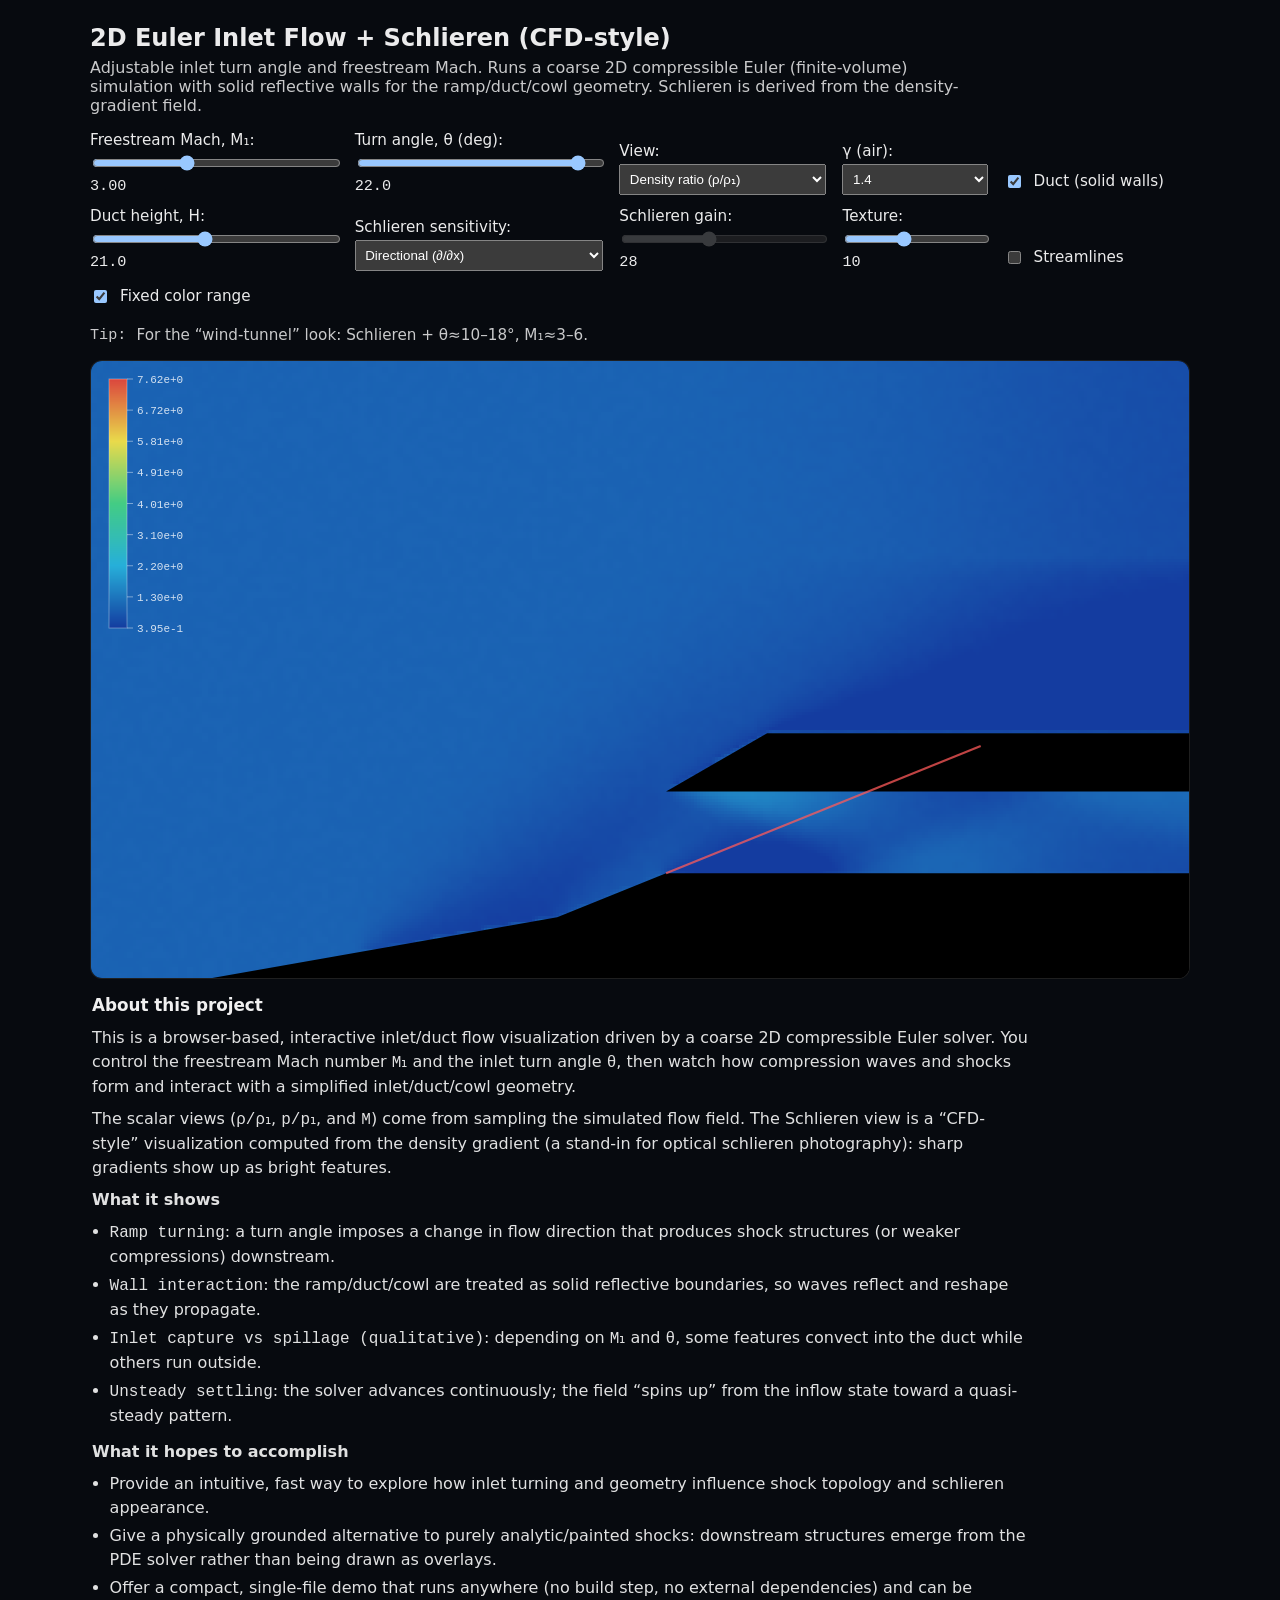
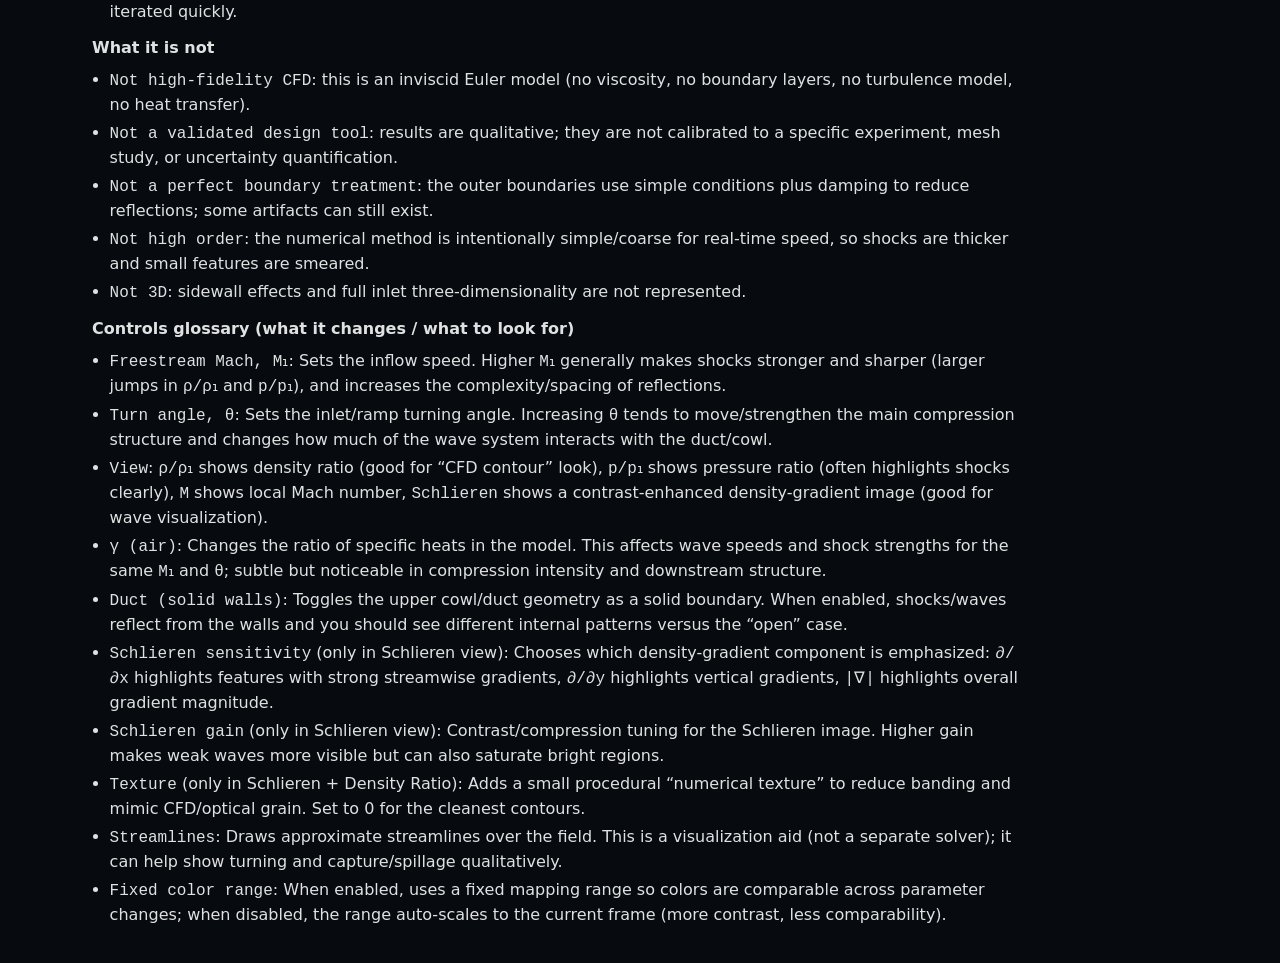
<file: sim.html>
<!doctype html>
<html lang="en">
<head>
  <meta charset="utf-8" />
  <meta name="viewport" content="width=device-width,initial-scale=1" />
  <title>2D Euler Inlet Flow + Schlieren (CFD-style)</title>
  <style>
    :root { color-scheme: dark; }
    body{
      margin:0; padding:24px;
      font-family:system-ui,-apple-system,Segoe UI,Roboto,Arial,sans-serif;
      background:#070a0f; color:rgba(255,255,255,0.92);
    }
    .shock-demo{ max-width:1100px; margin:0 auto; }
    .shock-demo__header h2{ margin:0 0 .35rem 0; }
    .shock-demo__sub{ margin:0 0 1rem 0; opacity:.85; max-width:86ch; }

    .shock-demo__controls{
      display:grid;
      grid-template-columns:1.2fr 1.2fr 1fr .7fr .9fr;
      gap:.75rem 1rem;
      align-items:end;
      margin-bottom:.75rem;
    }
    .shock-demo__controls label{ display:grid; gap:.25rem; font-size:.95rem; }
    .shock-demo__controls input[type="range"]{ width:100%; }
    .shock-demo__controls select{ width:100%; padding:.35rem; }
    .shock-demo__controls .inline{
      display:flex; gap:10px; align-items:center; white-space:nowrap; padding:.25rem 0;
    }
    .shock-demo__controls input[type="range"]:disabled,
    .shock-demo__controls select:disabled{
      opacity:0.45;
      cursor:not-allowed;
    }

    .shock-demo__stage{
      position:relative;
      border:1px solid rgba(255,255,255,0.12);
      border-radius:12px;
      overflow:hidden;
      background:#000;
    }
    canvas{ display:block; width:100%; height:auto; background:#000; }

    .shock-demo__about{
      margin-top: 14px;
      padding: 0 2px;
      line-height: 1.5;
      color: rgba(255,255,255,0.88);
      max-width: 92ch;
    }
    .shock-demo__about h3{
      margin: 0 0 .35rem 0;
      font-size: 1.05rem;
      color: rgba(255,255,255,0.94);
    }
    .shock-demo__about p{ margin: .5rem 0; }
    .shock-demo__about ul{ margin: .5rem 0 .75rem 1.1rem; padding: 0; }
    .shock-demo__about li{ margin: .25rem 0; }

    .shock-demo__readout{
      position:absolute;
      left:12px; bottom:12px;
      padding:.65rem .8rem;
      background:rgba(0,0,0,0.55);
      border:1px solid rgba(255,255,255,0.12);
      border-radius:12px;
      backdrop-filter:blur(6px);
      max-width:min(590px, calc(100% - 24px));
      line-height:1.35;
      font-size:.92rem;
      white-space:pre-wrap;
    }

    /* Temporary: hide log/readout while dialing in visuals */
    .shock-demo__readout{ display:none; }
    .mono{ font-family:ui-monospace,SFMono-Regular,Menlo,Monaco,Consolas,"Liberation Mono","Courier New",monospace; }
    .pill{
      display:inline-block; padding:2px 8px;
      border:1px solid rgba(255,255,255,0.14);
      border-radius:999px;
      font-size:12px; opacity:.9;
    }
    @media (max-width:980px){
      .shock-demo__controls{ grid-template-columns:1fr 1fr; }
    }
  </style>
</head>

<body>
  <section class="shock-demo" aria-labelledby="shockDemoTitle">
    <div class="shock-demo__header">
      <h2 id="shockDemoTitle">2D Euler Inlet Flow + Schlieren (CFD-style)</h2>
      <p class="shock-demo__sub">
        Adjustable inlet turn angle and freestream Mach. Runs a coarse 2D compressible Euler (finite-volume) simulation
        with solid reflective walls for the ramp/duct/cowl geometry. Schlieren is derived from the density-gradient field.
      </p>
    </div>

    <div class="shock-demo__controls" role="group" aria-label="Shock demo controls">
      <label>
        Freestream Mach, M₁:
        <input id="mach" type="range" min="1.2" max="6.0" step="0.05" value="3.0" />
        <span id="machVal" class="mono"></span>
      </label>

      <label>
        Turn angle, θ (deg):
        <input id="theta" type="range" min="-12.0" max="25.0" step="0.1" value="22.0" />
        <span id="thetaVal" class="mono"></span>
      </label>

      <label>
        View:
        <select id="view">
          <option value="pressure">Pressure ratio (p/p₁)</option>
          <option value="density" selected>Density ratio (ρ/ρ₁)</option>
          <option value="mach">Mach number (M)</option>
          <option value="schlieren">Schlieren (CFD-style)</option>
        </select>
      </label>

      <label>
        γ (air):
        <select id="gamma">
          <option value="1.4" selected>1.4</option>
          <option value="1.33">1.33</option>
          <option value="1.3">1.3</option>
        </select>
      </label>

      <label class="inline">
        <input id="duct" type="checkbox" checked />
        Duct (solid walls)
      </label>

      <label>
        Duct height, H:
        <input id="ductH" type="range" min="12" max="32" step="0.5" value="21.0" />
        <span id="ductHVal" class="mono"></span>
      </label>

      <label>
        Schlieren sensitivity:
        <select id="schMode">
          <option value="dx" selected>Directional (∂/∂x)</option>
          <option value="dy">Directional (∂/∂y)</option>
          <option value="mag">Magnitude (|∇|)</option>
        </select>
      </label>

      <label>
        Schlieren gain:
        <input id="schGain" type="range" min="5" max="60" step="1" value="28" />
        <span id="schGainVal" class="mono"></span>
      </label>

      <label>
        Texture:
        <input id="tex" type="range" min="0" max="25" step="1" value="10" />
        <span id="texVal" class="mono"></span>
      </label>

      <label class="inline">
        <input id="streamlines" type="checkbox" />
        Streamlines
      </label>

      <label class="inline">
        <input id="fixedRange" type="checkbox" checked />
        Fixed color range
      </label>

      <label class="inline" style="grid-column: 1 / -1; opacity: 0.85;">
        <span class="mono">Tip:</span> For the “wind-tunnel” look: Schlieren + θ≈10–18°, M₁≈3–6.
      </label>
    </div>

    <div class="shock-demo__stage">
      <canvas id="c" width="960" height="540" aria-label="Shock visualization canvas"></canvas>
      <div class="shock-demo__readout mono" id="readout"></div>
    </div>

    <div class="shock-demo__about" aria-label="Project description">
      <h3>About this project</h3>
      <p>
        This is a browser-based, interactive inlet/duct flow visualization driven by a coarse 2D compressible Euler solver.
        You control the freestream Mach number <span class="mono">M₁</span> and the inlet turn angle <span class="mono">θ</span>, then watch how
        compression waves and shocks form and interact with a simplified inlet/duct/cowl geometry.
      </p>

      <p>
        The scalar views (<span class="mono">ρ/ρ₁</span>, <span class="mono">p/p₁</span>, and <span class="mono">M</span>) come from sampling the simulated
        flow field. The Schlieren view is a “CFD-style” visualization computed from the density gradient (a stand-in for optical
        schlieren photography): sharp gradients show up as bright features.
      </p>

      <p><strong>What it shows</strong></p>
      <ul>
        <li><span class="mono">Ramp turning</span>: a turn angle imposes a change in flow direction that produces shock structures (or weaker compressions) downstream.</li>
        <li><span class="mono">Wall interaction</span>: the ramp/duct/cowl are treated as solid reflective boundaries, so waves reflect and reshape as they propagate.</li>
        <li><span class="mono">Inlet capture vs spillage (qualitative)</span>: depending on <span class="mono">M₁</span> and <span class="mono">θ</span>, some features convect into the duct while others run outside.</li>
        <li><span class="mono">Unsteady settling</span>: the solver advances continuously; the field “spins up” from the inflow state toward a quasi-steady pattern.</li>
      </ul>

      <p><strong>What it hopes to accomplish</strong></p>
      <ul>
        <li>Provide an intuitive, fast way to explore how inlet turning and geometry influence shock topology and schlieren appearance.</li>
        <li>Give a physically grounded alternative to purely analytic/painted shocks: downstream structures emerge from the PDE solver rather than being drawn as overlays.</li>
        <li>Offer a compact, single-file demo that runs anywhere (no build step, no external dependencies) and can be iterated quickly.</li>
      </ul>

      <p><strong>What it is not</strong></p>
      <ul>
        <li><span class="mono">Not high-fidelity CFD</span>: this is an inviscid Euler model (no viscosity, no boundary layers, no turbulence model, no heat transfer).</li>
        <li><span class="mono">Not a validated design tool</span>: results are qualitative; they are not calibrated to a specific experiment, mesh study, or uncertainty quantification.</li>
        <li><span class="mono">Not a perfect boundary treatment</span>: the outer boundaries use simple conditions plus damping to reduce reflections; some artifacts can still exist.</li>
        <li><span class="mono">Not high order</span>: the numerical method is intentionally simple/coarse for real-time speed, so shocks are thicker and small features are smeared.</li>
        <li><span class="mono">Not 3D</span>: sidewall effects and full inlet three-dimensionality are not represented.</li>
      </ul>

      <p><strong>Controls glossary (what it changes / what to look for)</strong></p>
      <ul>
        <li><span class="mono">Freestream Mach, M₁</span>: Sets the inflow speed. Higher <span class="mono">M₁</span> generally makes shocks stronger and sharper (larger jumps in <span class="mono">ρ/ρ₁</span> and <span class="mono">p/p₁</span>), and increases the complexity/spacing of reflections.</li>
        <li><span class="mono">Turn angle, θ</span>: Sets the inlet/ramp turning angle. Increasing <span class="mono">θ</span> tends to move/strengthen the main compression structure and changes how much of the wave system interacts with the duct/cowl.</li>
        <li><span class="mono">View</span>:
          <span class="mono">ρ/ρ₁</span> shows density ratio (good for “CFD contour” look),
          <span class="mono">p/p₁</span> shows pressure ratio (often highlights shocks clearly),
          <span class="mono">M</span> shows local Mach number,
          <span class="mono">Schlieren</span> shows a contrast-enhanced density-gradient image (good for wave visualization).</li>
        <li><span class="mono">γ (air)</span>: Changes the ratio of specific heats in the model. This affects wave speeds and shock strengths for the same <span class="mono">M₁</span> and <span class="mono">θ</span>; subtle but noticeable in compression intensity and downstream structure.</li>
        <li><span class="mono">Duct (solid walls)</span>: Toggles the upper cowl/duct geometry as a solid boundary. When enabled, shocks/waves reflect from the walls and you should see different internal patterns versus the “open” case.</li>
        <li><span class="mono">Schlieren sensitivity</span> (only in Schlieren view): Chooses which density-gradient component is emphasized:
          <span class="mono">∂/∂x</span> highlights features with strong streamwise gradients,
          <span class="mono">∂/∂y</span> highlights vertical gradients,
          <span class="mono">|∇|</span> highlights overall gradient magnitude.</li>
        <li><span class="mono">Schlieren gain</span> (only in Schlieren view): Contrast/compression tuning for the Schlieren image. Higher gain makes weak waves more visible but can also saturate bright regions.</li>
        <li><span class="mono">Texture</span> (only in Schlieren + Density Ratio): Adds a small procedural “numerical texture” to reduce banding and mimic CFD/optical grain. Set to 0 for the cleanest contours.</li>
        <li><span class="mono">Streamlines</span>: Draws approximate streamlines over the field. This is a visualization aid (not a separate solver); it can help show turning and capture/spillage qualitatively.</li>
        <li><span class="mono">Fixed color range</span>: When enabled, uses a fixed mapping range so colors are comparable across parameter changes; when disabled, the range auto-scales to the current frame (more contrast, less comparability).</li>
      </ul>
    </div>
  </section>

  <script>
  (() => {
    const params = new URLSearchParams(window.location.search);
    const isEmbed = params.get("embed") === "1";

    // ---------- DOM ----------
    const canvas = document.getElementById("c");
    const ctx = canvas.getContext("2d");

    if (isEmbed) {
      const about = document.querySelector(".shock-demo__about");
      if (about) about.remove();
    }

    const machEl = document.getElementById("mach");
    const thetaEl = document.getElementById("theta");
    const viewEl = document.getElementById("view");
    const gammaEl = document.getElementById("gamma");
    const ductEl = document.getElementById("duct");
    const ductHEl = document.getElementById("ductH");
    const schModeEl = document.getElementById("schMode");
    const schGainEl = document.getElementById("schGain");
    const texEl = document.getElementById("tex");
    const streamEl = document.getElementById("streamlines");
    const fixedRangeEl = document.getElementById("fixedRange");

    const machVal = document.getElementById("machVal");
    const thetaVal = document.getElementById("thetaVal");
    const ductHVal = document.getElementById("ductHVal");
    const schGainVal = document.getElementById("schGainVal");
    const texVal = document.getElementById("texVal");
    const readout = document.getElementById("readout");

    function updateControlEnablement(view) {
      // Schlieren gain only matters for schlieren.
      schGainEl.disabled = (view !== "schlieren");
      // Texture is used only for schlieren and density.
      texEl.disabled = !(view === "schlieren" || view === "density");
    }

    // ---------- Math ----------
    const deg2rad = d => d * Math.PI / 180;
    const rad2deg = r => r * 180 / Math.PI;
    const clamp = (x, a, b) => Math.max(a, Math.min(b, x));
    function smoothstep(t){ return t*t*(3-2*t); }

    // θ–β–M residual:
    function thetaBetaMResidual(beta, theta, M, g) {
      const sb = Math.sin(beta);
      const cb = Math.cos(beta);
      const s2 = sb * sb;
      const numerator = 2 * (cb / sb) * (M*M*s2 - 1);
      const denom = M*M * (g + Math.cos(2*beta)) + 2;
      const rhs = numerator / denom;
      return Math.tan(theta) - rhs;
    }

    // Weak attached β solve via scan+bisect
    function solveBetaWeak(theta, M, g) {
      const betaMin = Math.asin(1 / M) + 1e-4;
      const betaMax = (Math.PI / 2) - 1e-3;

      const N = 240;
      let prevB = betaMin;
      let prevF = thetaBetaMResidual(prevB, theta, M, g);

      for (let i = 1; i <= N; i++) {
        const b = betaMin + (betaMax - betaMin) * (i / N);
        const f = thetaBetaMResidual(b, theta, M, g);

        const signChange =
          isFinite(prevF) && isFinite(f) &&
          (prevF === 0 || f === 0 || (prevF < 0 && f > 0) || (prevF > 0 && f < 0));

        if (signChange) {
          let lo = prevB, hi = b;
          let flo = prevF;
          for (let it = 0; it < 70; it++) {
            const mid = 0.5 * (lo + hi);
            const fmid = thetaBetaMResidual(mid, theta, M, g);
            if (!isFinite(fmid)) break;
            if (Math.abs(fmid) < 1e-12) return mid;
            if ((flo < 0 && fmid > 0) || (flo > 0 && fmid < 0)) hi = mid;
            else { lo = mid; flo = fmid; }
          }
          return 0.5 * (lo + hi);
        }
        prevB = b;
        prevF = f;
      }
      return null;
    }

    // Oblique shock relations via normal component
    function obliqueShock(M1, theta, beta, g) {
      const Mn1 = M1 * Math.sin(beta);

      const Mn2_sq =
        (1 + 0.5*(g-1)*Mn1*Mn1) /
        (g*Mn1*Mn1 - 0.5*(g-1));

      const Mn2 = Math.sqrt(Math.max(Mn2_sq, 1e-12));
      const M2 = Mn2 / Math.max(1e-8, Math.sin(beta - theta));

      const p2_p1 = 1 + (2*g/(g+1)) * (Mn1*Mn1 - 1);
      const rho2_rho1 = ((g+1)*Mn1*Mn1) / ((g-1)*Mn1*Mn1 + 2);
      const T2_T1 = p2_p1 / rho2_rho1;

      return { Mn1, Mn2, M2, p2_p1, rho2_rho1, T2_T1 };
    }

    // Colormap for scalar modes
    function heatColor(t) {
      t = clamp(t, 0, 1);
      const stops = [
        {t:0.00, c:[ 20,  60, 160]},
        {t:0.25, c:[ 40, 180, 220]},
        {t:0.50, c:[ 70, 210, 130]},
        {t:0.75, c:[245, 225,  70]},
        {t:1.00, c:[230,  70,  55]},
      ];
      let i = 0;
      while (i < stops.length-1 && t > stops[i+1].t) i++;
      const a = stops[i], b = stops[i+1];
      const u = (t - a.t) / (b.t - a.t + 1e-12);
      const r = Math.round(a.c[0] + u*(b.c[0]-a.c[0]));
      const g = Math.round(a.c[1] + u*(b.c[1]-a.c[1]));
      const bl= Math.round(a.c[2] + u*(b.c[2]-a.c[2]));
      return `rgb(${r},${g},${bl})`;
    }

    // ---------- Geometry helpers (math coords: +x right, +y up) ----------
    // Sketch-driven geometry (fixed, does NOT move with the θ slider).
    // Coordinate system: lower-wall corner at (0,0). Upstream is x<0. Duct is x>=0.
    // Two upstream ramps (10° then 22°) into the corner; downstream floor is horizontal.
    const GEOM = {
      // lengths (same units as the sketch)
      L_total: 150.0,
      L_up: 81.7,
      L_kink: 28.0,

      // angles
      a1: deg2rad(10.0),
      a2: deg2rad(22.0),
      aCowl: deg2rad(30.0),

      // verticals / thicknesses
      ductH: 21.0,
      cowlT: 15.0,
      lowerT: 9.0,
    };

    // Derived stations
    GEOM.xUp = -GEOM.L_up;
    GEOM.xKink = -GEOM.L_kink;
    GEOM.xEnd = GEOM.L_total - GEOM.L_up;

    // Derived cowl wedge upstream reach for a leading face at aCowl
    GEOM.cowlLead = GEOM.cowlT / Math.max(1e-9, Math.tan(GEOM.aCowl));

    const GEOM_M1 = Math.tan(GEOM.a1);
    const GEOM_M2 = Math.tan(GEOM.a2);

    function lowerWallSegment(px) {
      if (px >= 0) return { m: 0, b: 0 };
      if (px >= GEOM.xKink) return { m: GEOM_M2, b: 0 }; // passes through corner
      // Upstream segment passes through (xKink, yKink) for C0 continuity.
      const yKink = GEOM_M2 * GEOM.xKink;
      const b = yKink - GEOM_M1 * GEOM.xKink;
      return { m: GEOM_M1, b };
    }

    function lowerWallY(px) {
      const seg = lowerWallSegment(px);
      return seg.m * px + seg.b;
    }

    function pointAboveLowerWall(px, py) {
      return py >= lowerWallY(px) - 1e-7;
    }


    function pointBelowUpperWall(px, py, Hduct) {
      return py <= Hduct + 1e-7;
    }

    function inDuct(px, py, ductOn, Hduct) {
      if (!ductOn) return false;
      if (px < 0) return false;
      // Duct is between the horizontal floor at y=0 and ceiling at y=Hduct.
      return py >= -1e-7 && py <= Hduct + 1e-7;
    }

    function inUpperCowlSolid(px, py) {
      // Matches drawSolids() upper cowl: nose at (0, Hduct), wedge top to (cowlLead, Hduct+cowlT),
      // then rectangle to the right with thickness cowlT.
      if (px < 0) return false;
      if (py < GEOM.ductH - 1e-7) return false;
      if (py > (GEOM.ductH + GEOM.cowlT) + 1e-7) return false;

      // For 0 <= x <= cowlLead, lower boundary is the wedge line from (0,Hduct) to (cowlLead,Hduct+cowlT)
      if (px <= GEOM.cowlLead + 1e-9) {
        const yW = GEOM.ductH + (GEOM.cowlT / Math.max(1e-9, GEOM.cowlLead)) * px;
        return py >= yW - 1e-7;
      }

      // For x > cowlLead, it's a full thickness block above the ceiling.
      return true;
    }

    function intersectRayWithHorizontal(p0x, p0y, dx, dy, yLine) {
      if (Math.abs(dy) < 1e-10) return null;
      const t = (yLine - p0y) / dy;
      if (t <= 0) return null;
      return { x: p0x + t*dx, y: yLine, t };
    }
    function intersectRayWithLine(p0x, p0y, dx, dy, a, b, c) {
      const denom = a*dx + b*dy;
      if (Math.abs(denom) < 1e-10) return null;
      const t = -(a*p0x + b*p0y + c) / denom;
      if (t <= 0) return null;
      return { x: p0x + t*dx, y: p0y + t*dy, t };
    }
    function reflectDirAcrossHorizontal(dx, dy) { return { x: dx, y: -dy }; }
    function reflectDirAcrossLine(dx, dy, nx, ny) {
      const dot = dx*nx + dy*ny;
      return { x: dx - 2*dot*nx, y: dy - 2*dot*ny };
    }

    function signedDistToAngleLine(px, py, angle) {
      const nx = -Math.sin(angle);
      const ny =  Math.cos(angle);
      return nx*px + ny*py;
    }

    function signedDistToLineThrough(px, py, x0, y0, angle) {
      const nx = -Math.sin(angle);
      const ny =  Math.cos(angle);
      return nx*(px - x0) + ny*(py - y0);
    }

    // ---------- Coarse 2D Euler solver (real(ish) physics) ----------
    // Finite-volume, 1st-order Rusanov flux. Reflective walls for solids.
    // This is still simplified (diffusive, coarse grid), but it *is* a PDE solve.
    function primToCons(rho, u, v, p, g) {
      const E = p / Math.max(1e-12, (g - 1)) + 0.5 * rho * (u*u + v*v);
      return [rho, rho*u, rho*v, E];
    }
    function consToPrim(U0, U1, U2, U3, g) {
      const rho = Math.max(1e-8, U0);
      const u = U1 / rho;
      const v = U2 / rho;
      const ke = 0.5 * rho * (u*u + v*v);
      let p = (g - 1) * Math.max(1e-12, (U3 - ke));
      p = Math.max(1e-8, p);
      const a = Math.sqrt(g * p / rho);
      return { rho, u, v, p, a };
    }
    function fluxX(U0, U1, U2, U3, g) {
      const P = consToPrim(U0, U1, U2, U3, g);
      const F0 = U1;
      const F1 = U1*P.u + P.p;
      const F2 = U1*P.v;
      const F3 = (U3 + P.p) * P.u;
      const s = Math.abs(P.u) + P.a;
      return { F0, F1, F2, F3, s };
    }
    function fluxY(U0, U1, U2, U3, g) {
      const P = consToPrim(U0, U1, U2, U3, g);
      const G0 = U2;
      const G1 = U2*P.u;
      const G2 = U2*P.v + P.p;
      const G3 = (U3 + P.p) * P.v;
      const s = Math.abs(P.v) + P.a;
      return { G0, G1, G2, G3, s };
    }

    function reflectVel(u, v, nx, ny) {
      // reflect across normal (nx,ny)
      const dot = u*nx + v*ny;
      return { u: u - 2*dot*nx, v: v - 2*dot*ny };
    }

    function wallAngleAtX(px) {
      if (px >= 0) return 0;
      if (px >= GEOM.xKink) return GEOM.a2;
      return GEOM.a1;
    }

    function cowlTopY(px) {
      if (px < 0) return -1e9;
      if (px <= GEOM.cowlLead) return GEOM.ductH + (GEOM.cowlT / Math.max(1e-9, GEOM.cowlLead)) * px;
      return GEOM.ductH + GEOM.cowlT;
    }

    function isSolidAt(px, py, ductOn) {
      // lower body is everything below the lower wall
      if (!pointAboveLowerWall(px, py)) return true;
      if (!ductOn) return false;
      // upper cowl solid occupies thickness between ceiling and cowl top
      if (px >= 0) {
        const yTop = cowlTopY(px);
        if (py >= GEOM.ductH - 1e-7 && py <= yTop + 1e-7) return true;
      }
      return false;
    }

    function wallNormalAt(px, py, ductOn, regionHint) {
      // regionHint: "lower" | "ceiling" | "cowlTop" | null
      if (regionHint === "lower") {
        const ang = wallAngleAtX(px);
        return { nx: -Math.sin(ang), ny: Math.cos(ang) };
      }
      if (!ductOn) {
        return { nx: 0, ny: 1 };
      }
      if (regionHint === "ceiling") {
        return { nx: 0, ny: 1 };
      }
      if (regionHint === "cowlTop") {
        if (px <= GEOM.cowlLead) {
          const ang = GEOM.aCowl;
          return { nx: -Math.sin(ang), ny: Math.cos(ang) };
        }
        return { nx: 0, ny: 1 };
      }
      return { nx: 0, ny: 1 };
    }

    class Euler2D {
      constructor(nx, ny, xMin, xMax, yMin, yMax, g, ductOn, inflow) {
        this.nx = nx;
        this.ny = ny;
        this.xMin = xMin;
        this.xMax = xMax;
        this.yMin = yMin;
        this.yMax = yMax;
        this.dx = (xMax - xMin) / nx;
        this.dy = (yMax - yMin) / ny;
        this.g = g;
        this.ductOn = ductOn;
        this.inflow = inflow;
        this.U0 = new Float32Array(nx * ny);
        this.U1 = new Float32Array(nx * ny);
        this.U2 = new Float32Array(nx * ny);
        this.U3 = new Float32Array(nx * ny);
        this.solid = new Uint8Array(nx * ny);
        this.time = 0;
        this.reset();
      }

      idx(i, j) { return j * this.nx + i; }
      xAt(i) { return this.xMin + (i + 0.5) * this.dx; }
      yAt(j) { return this.yMin + (j + 0.5) * this.dy; }

      reset() {
        const [r0, ru0, rv0, E0] = primToCons(this.inflow.rho, this.inflow.u, this.inflow.v, this.inflow.p, this.g);
        for (let j = 0; j < this.ny; j++) {
          const py = this.yAt(j);
          for (let i = 0; i < this.nx; i++) {
            const px = this.xAt(i);
            const id = this.idx(i, j);
            const solid = isSolidAt(px, py, this.ductOn);
            this.solid[id] = solid ? 1 : 0;
            this.U0[id] = r0;
            this.U1[id] = ru0;
            this.U2[id] = rv0;
            this.U3[id] = E0;
          }
        }
        this.time = 0;
      }

      getCons(i, j) {
        // returns array [U0,U1,U2,U3] plus flags
        const nx = this.nx, ny = this.ny;
        if (i < 0) return { U: primToCons(this.inflow.rho, this.inflow.u, this.inflow.v, this.inflow.p, this.g), solid: false, bc: "inflow" };
        if (i >= nx) {
          const id = this.idx(nx-1, clamp(j, 0, ny-1));
          return { U: [this.U0[id], this.U1[id], this.U2[id], this.U3[id]], solid: !!this.solid[id], bc: "outflow" };
        }
        if (j < 0) {
          const id = this.idx(clamp(i, 0, nx-1), 0);
          return { U: [this.U0[id], this.U1[id], this.U2[id], this.U3[id]], solid: !!this.solid[id], bc: "outflow" };
        }
        if (j >= ny) {
          const id = this.idx(clamp(i, 0, nx-1), ny-1);
          return { U: [this.U0[id], this.U1[id], this.U2[id], this.U3[id]], solid: !!this.solid[id], bc: "outflow" };
        }
        const id = this.idx(i, j);
        return { U: [this.U0[id], this.U1[id], this.U2[id], this.U3[id]], solid: !!this.solid[id], bc: null };
      }

      ghostFromWall(Ufluid, px, py, hint) {
        const P = consToPrim(Ufluid[0], Ufluid[1], Ufluid[2], Ufluid[3], this.g);
        const n = wallNormalAt(px, py, this.ductOn, hint);
        const nn = Math.hypot(n.nx, n.ny) + 1e-12;
        const nx = n.nx / nn, ny = n.ny / nn;
        const rv = reflectVel(P.u, P.v, nx, ny);
        return primToCons(P.rho, rv.u, rv.v, P.p, this.g);
      }

      step(cfl = 0.45) {
        const nx = this.nx, ny = this.ny;
        const U0n = new Float32Array(nx * ny);
        const U1n = new Float32Array(nx * ny);
        const U2n = new Float32Array(nx * ny);
        const U3n = new Float32Array(nx * ny);

        // global dt
        let dtInv = 0;
        for (let j = 0; j < ny; j++) {
          for (let i = 0; i < nx; i++) {
            const id = this.idx(i, j);
            if (this.solid[id]) continue;
            const P = consToPrim(this.U0[id], this.U1[id], this.U2[id], this.U3[id], this.g);
            dtInv = Math.max(dtInv, (Math.abs(P.u) + P.a) / this.dx);
            dtInv = Math.max(dtInv, (Math.abs(P.v) + P.a) / this.dy);
          }
        }
        const dt = cfl / Math.max(1e-9, dtInv);

        for (let j = 0; j < ny; j++) {
          const py = this.yAt(j);
          for (let i = 0; i < nx; i++) {
            const px = this.xAt(i);
            const id = this.idx(i, j);
            if (this.solid[id]) {
              U0n[id] = this.U0[id];
              U1n[id] = this.U1[id];
              U2n[id] = this.U2[id];
              U3n[id] = this.U3[id];
              continue;
            }

            const Uc = [this.U0[id], this.U1[id], this.U2[id], this.U3[id]];

            // X faces
            const L = this.getCons(i-1, j);
            const R = this.getCons(i+1, j);
            let UL = L.U;
            let UR = R.U;

            // Reflect off solids if neighbor is solid
            if (L.solid) {
              // likely lower wall/cowl; choose hint based on where we are
              const hint = (py <= GEOM.ductH + 1e-6 && px >= 0) ? "ceiling" : (py > GEOM.ductH + 1e-6 ? "cowlTop" : "lower");
              UL = this.ghostFromWall(Uc, px, py, hint);
            }
            if (R.solid) {
              const hint = (py <= GEOM.ductH + 1e-6 && px >= 0) ? "ceiling" : (py > GEOM.ductH + 1e-6 ? "cowlTop" : "lower");
              UR = this.ghostFromWall(Uc, px, py, hint);
            }

            const FL = fluxX(UL[0], UL[1], UL[2], UL[3], this.g);
            const FC = fluxX(Uc[0], Uc[1], Uc[2], Uc[3], this.g);
            const FR = fluxX(UR[0], UR[1], UR[2], UR[3], this.g);

            // Rusanov at i-1/2 uses (UL,Uc); at i+1/2 uses (Uc,UR)
            const sL = Math.max(FL.s, FC.s);
            const sR = Math.max(FC.s, FR.s);

            const FxL0 = 0.5*(FL.F0 + FC.F0) - 0.5*sL*(Uc[0]-UL[0]);
            const FxL1 = 0.5*(FL.F1 + FC.F1) - 0.5*sL*(Uc[1]-UL[1]);
            const FxL2 = 0.5*(FL.F2 + FC.F2) - 0.5*sL*(Uc[2]-UL[2]);
            const FxL3 = 0.5*(FL.F3 + FC.F3) - 0.5*sL*(Uc[3]-UL[3]);

            const FxR0 = 0.5*(FC.F0 + FR.F0) - 0.5*sR*(UR[0]-Uc[0]);
            const FxR1 = 0.5*(FC.F1 + FR.F1) - 0.5*sR*(UR[1]-Uc[1]);
            const FxR2 = 0.5*(FC.F2 + FR.F2) - 0.5*sR*(UR[2]-Uc[2]);
            const FxR3 = 0.5*(FC.F3 + FR.F3) - 0.5*sR*(UR[3]-Uc[3]);

            // Y faces
            const D = this.getCons(i, j-1);
            const U = this.getCons(i, j+1);
            let UD = D.U;
            let UU = U.U;
            if (D.solid) {
              const hint = "lower";
              UD = this.ghostFromWall(Uc, px, py, hint);
            }
            if (U.solid) {
              const hint = (px >= 0 && py < GEOM.ductH) ? "ceiling" : "cowlTop";
              UU = this.ghostFromWall(Uc, px, py, hint);
            }

            const GD = fluxY(UD[0], UD[1], UD[2], UD[3], this.g);
            const GC = fluxY(Uc[0], Uc[1], Uc[2], Uc[3], this.g);
            const GU = fluxY(UU[0], UU[1], UU[2], UU[3], this.g);

            const sD = Math.max(GD.s, GC.s);
            const sU = Math.max(GC.s, GU.s);

            const GyD0 = 0.5*(GD.G0 + GC.G0) - 0.5*sD*(Uc[0]-UD[0]);
            const GyD1 = 0.5*(GD.G1 + GC.G1) - 0.5*sD*(Uc[1]-UD[1]);
            const GyD2 = 0.5*(GD.G2 + GC.G2) - 0.5*sD*(Uc[2]-UD[2]);
            const GyD3 = 0.5*(GD.G3 + GC.G3) - 0.5*sD*(Uc[3]-UD[3]);

            const GyU0 = 0.5*(GC.G0 + GU.G0) - 0.5*sU*(UU[0]-Uc[0]);
            const GyU1 = 0.5*(GC.G1 + GU.G1) - 0.5*sU*(UU[1]-Uc[1]);
            const GyU2 = 0.5*(GC.G2 + GU.G2) - 0.5*sU*(UU[2]-Uc[2]);
            const GyU3 = 0.5*(GC.G3 + GU.G3) - 0.5*sU*(UU[3]-Uc[3]);

            const U0p = Uc[0] - (dt/this.dx)*(FxR0 - FxL0) - (dt/this.dy)*(GyU0 - GyD0);
            const U1p = Uc[1] - (dt/this.dx)*(FxR1 - FxL1) - (dt/this.dy)*(GyU1 - GyD1);
            const U2p = Uc[2] - (dt/this.dx)*(FxR2 - FxL2) - (dt/this.dy)*(GyU2 - GyD2);
            const U3p = Uc[3] - (dt/this.dx)*(FxR3 - FxL3) - (dt/this.dy)*(GyU3 - GyD3);

            U0n[id] = U0p;
            U1n[id] = U1p;
            U2n[id] = U2p;
            U3n[id] = U3p;
          }
        }

        this.U0 = U0n;
        this.U1 = U1n;
        this.U2 = U2n;
        this.U3 = U3n;

        // Sponge layer near far-field boundaries to reduce reflections.
        const nSpongeX = Math.max(6, Math.floor(nx * 0.10));
        const nSpongeY = Math.max(6, Math.floor(ny * 0.12));
        const Uinf = primToCons(this.inflow.rho, this.inflow.u, this.inflow.v, this.inflow.p, this.g);

        for (let j = 0; j < ny; j++) {
          const djTop = Math.max(0, j - (ny - nSpongeY));
          const sj = djTop / Math.max(1, nSpongeY);
          for (let i = 0; i < nx; i++) {
            const id = this.idx(i, j);
            if (this.solid[id]) continue;
            const diRight = Math.max(0, i - (nx - nSpongeX));
            const si = diRight / Math.max(1, nSpongeX);

            // Only sponge strongly near top/right.
            const s = Math.max(si, sj);
            if (s <= 0) continue;

            const sigma = 0.06 * s * s;
            this.U0[id] = this.U0[id] * (1 - sigma) + Uinf[0] * sigma;
            this.U1[id] = this.U1[id] * (1 - sigma) + Uinf[1] * sigma;
            this.U2[id] = this.U2[id] * (1 - sigma) + Uinf[2] * sigma;
            this.U3[id] = this.U3[id] * (1 - sigma) + Uinf[3] * sigma;
          }
        }

        this.time += dt;
      }

      samplePrim(px, py) {
        const fx = (px - this.xMin) / this.dx - 0.5;
        const fy = (py - this.yMin) / this.dy - 0.5;
        const i0 = Math.floor(fx);
        const j0 = Math.floor(fy);
        const tx = fx - i0;
        const ty = fy - j0;

        function safeCell(self, ii, jj) {
          ii = clamp(ii, 0, self.nx-1);
          jj = clamp(jj, 0, self.ny-1);
          const id = self.idx(ii, jj);
          if (self.solid[id]) return { rho: self.inflow.rho, u: self.inflow.u, v: self.inflow.v, p: self.inflow.p, a: 1 };
          return consToPrim(self.U0[id], self.U1[id], self.U2[id], self.U3[id], self.g);
        }

        const P00 = safeCell(this, i0, j0);
        const P10 = safeCell(this, i0+1, j0);
        const P01 = safeCell(this, i0, j0+1);
        const P11 = safeCell(this, i0+1, j0+1);

        function lerp(a, b, t) { return a + (b-a)*t; }
        const rho0 = lerp(P00.rho, P10.rho, tx);
        const rho1 = lerp(P01.rho, P11.rho, tx);
        const u0 = lerp(P00.u, P10.u, tx);
        const u1 = lerp(P01.u, P11.u, tx);
        const v0 = lerp(P00.v, P10.v, tx);
        const v1 = lerp(P01.v, P11.v, tx);
        const p0 = lerp(P00.p, P10.p, tx);
        const p1 = lerp(P01.p, P11.p, tx);

        const rho = lerp(rho0, rho1, ty);
        const u = lerp(u0, u1, ty);
        const v = lerp(v0, v1, ty);
        const p = lerp(p0, p1, ty);
        const a = Math.sqrt(this.g * Math.max(1e-8, p) / Math.max(1e-8, rho));
        return { rho, u, v, p, a };
      }
    }

    // ---------- Rendering helpers ----------
    function resizeCanvasToCSS() {
      const dpr = Math.max(1, Math.floor(window.devicePixelRatio || 1));
      const rect = canvas.getBoundingClientRect();
      const w = Math.max(320, Math.floor(rect.width));
      const h = Math.max(220, Math.floor(rect.width * 9/16));
      canvas.width = w * dpr;
      canvas.height = h * dpr;
      ctx.setTransform(dpr, 0, 0, dpr, 0, 0);
      return { W: w, H: h };
    }

    function drawArrow(x1, y1, x2, y2, color, width=2) {
      ctx.save();
      ctx.strokeStyle = color;
      ctx.lineWidth = width;
      ctx.beginPath();
      ctx.moveTo(x1, y1);
      ctx.lineTo(x2, y2);
      ctx.stroke();
      const ang = Math.atan2(y2-y1, x2-x1);
      const ah = 10;
      ctx.beginPath();
      ctx.moveTo(x2, y2);
      ctx.lineTo(x2 - ah*Math.cos(ang - Math.PI/7), y2 - ah*Math.sin(ang - Math.PI/7));
      ctx.lineTo(x2 - ah*Math.cos(ang + Math.PI/7), y2 - ah*Math.sin(ang + Math.PI/7));
      ctx.closePath();
      ctx.fillStyle = color;
      ctx.fill();
      ctx.restore();
    }

    function drawLegend(W, H, labelLeft="low", labelRight="high") {
      const x0 = W - 230, y0 = 16, w = 200, h = 25;
      ctx.save();
      ctx.globalAlpha = 0.75; // toned down for black background
      for (let i = 0; i < w; i++) {
        const t = i / (w - 1);
        ctx.fillStyle = heatColor(t);
        ctx.fillRect(x0 + i, y0, 1, h);
      }
      ctx.strokeStyle = "rgba(255,255,255,0.25)";
      ctx.strokeRect(x0, y0, w, h);
      ctx.fillStyle = "rgba(255,255,255,0.85)";
      ctx.font = "12px ui-monospace, SFMono-Regular, Menlo, Monaco, Consolas, 'Liberation Mono', 'Courier New', monospace";
      ctx.fillText(labelLeft, x0, y0 + h + 14);
      ctx.fillText(labelRight, x0 + w - 42, y0 + h + 14);
      ctx.restore();
    }

    function drawColorbarLeft(W, H, title, minVal, maxVal) {
      const x0 = 18;
      const y0 = 18;
      const w = 18;
      const h = Math.max(180, Math.floor(H * 0.42)) - 10;
      ctx.save();
      ctx.globalAlpha = 0.95;

      for (let j = 0; j < h; j++) {
        const t = 1 - (j / (h - 1));
        ctx.fillStyle = heatColor(t);
        ctx.fillRect(x0, y0 + j, w, 1);
      }
      ctx.strokeStyle = "rgba(255,255,255,0.35)";
      ctx.strokeRect(x0, y0, w, h);

      if (title) {
        ctx.fillStyle = "rgba(255,255,255,0.92)";
        ctx.font = "12px system-ui,-apple-system,Segoe UI,Roboto,Arial,sans-serif";
        ctx.fillText(title, x0 + w + 10, y0 - 2);
      }

      const ticks = 8;
      ctx.font = "11px ui-monospace, SFMono-Regular, Menlo, Monaco, Consolas, 'Liberation Mono', 'Courier New', monospace";
      ctx.fillStyle = "rgba(255,255,255,0.86)";
      ctx.strokeStyle = "rgba(255,255,255,0.45)";
      for (let t = 0; t <= ticks; t++) {
        const u = t / ticks;
        const yy = y0 + (1 - u) * h;
        const val = minVal + u * (maxVal - minVal);
        ctx.beginPath();
        ctx.moveTo(x0 + w, yy);
        ctx.lineTo(x0 + w + 6, yy);
        ctx.stroke();
        ctx.fillText(val.toExponential(2), x0 + w + 10, yy + 4);
      }

      ctx.restore();
    }

    function drawSolids(W, H, ox, oy, scale, ductOn) {
      // Solid black shapes like the CFD reference image.
      ctx.save();
      ctx.fillStyle = "#000";

      // Lower body: fill everything below the lower wall down to the bottom of the canvas
      // so there is no visible flow under the ramp/inlet.
      const pxLeft = (0 - ox) / scale;
      const pxRight = (W - ox) / scale;

      const wallPts = [];
      wallPts.push({ x: pxLeft, y: lowerWallY(pxLeft) });
      if (pxLeft < GEOM.xKink && GEOM.xKink < pxRight) wallPts.push({ x: GEOM.xKink, y: lowerWallY(GEOM.xKink) });
      if (pxLeft < 0 && 0 < pxRight) wallPts.push({ x: 0, y: lowerWallY(0) });
      if (pxLeft < GEOM.xEnd && GEOM.xEnd < pxRight) wallPts.push({ x: GEOM.xEnd, y: lowerWallY(GEOM.xEnd) });
      wallPts.push({ x: pxRight, y: lowerWallY(pxRight) });

      ctx.beginPath();
      ctx.moveTo(0, H);
      ctx.lineTo(ox + wallPts[0].x * scale, oy - wallPts[0].y * scale);
      for (let k = 1; k < wallPts.length; k++) {
        ctx.lineTo(ox + wallPts[k].x * scale, oy - wallPts[k].y * scale);
      }
      ctx.lineTo(W, H);
      ctx.closePath();
      ctx.fill();

      // Upper cowl block: thick solid above the duct ceiling, with a 30° leading wedge face.
      if (ductOn) {
        const yCeil = GEOM.ductH;
        const yOuter = GEOM.ductH + GEOM.cowlT;

        // Align the sharp duct point with the start of the flat ramp-top section at x=0.
        // Use the 30° top face to grow cowl thickness downstream over GEOM.cowlLead.
        const pxRight = (W - ox) / scale;
        const xRight = Math.max(GEOM.xEnd, pxRight + 6.0);

        const xNose = 0.0;
        const xFull = GEOM.cowlLead;
        ctx.beginPath();
        ctx.moveTo(ox + xNose * scale, oy - yCeil * scale);           // sharp nose point (aligned)
        ctx.lineTo(ox + xFull * scale, oy - yOuter * scale);          // 30° top face (downstream)
        ctx.lineTo(ox + xRight * scale, oy - yOuter * scale);         // extend off-screen right
        ctx.lineTo(ox + xRight * scale, oy - yCeil * scale);          // back down to ceiling
        ctx.closePath();
        ctx.fill();
      }

      ctx.restore();
    }

    // ---------- Noise (procedural “numerical texture”) ----------
    function hash2(i, j) {
      let x = i * 374761393 + j * 668265263;
      x = (x ^ (x >> 13)) * 1274126177;
      x = (x ^ (x >> 16)) >>> 0;
      return x / 4294967296;
    }
    function valueNoise(x, y) {
      const ix = Math.floor(x), iy = Math.floor(y);
      const fx = x - ix, fy = y - iy;
      const a = hash2(ix, iy);
      const b = hash2(ix+1, iy);
      const c = hash2(ix, iy+1);
      const d = hash2(ix+1, iy+1);
      const ux = smoothstep(fx);
      const uy = smoothstep(fy);
      const ab = a + ux*(b-a);
      const cd = c + ux*(d-c);
      return ab + uy*(cd-ab);
    }

    // ---------- Percentile helper ----------
    function percentile(arr, p) {
      const js = Array.from(arr);
      js.sort((a,b)=>a-b);
      const idx = clamp(Math.floor(p * (js.length - 1)), 0, js.length-1);
      return js[idx];
    }

    // ---------- Global scale ----------
    let currentScale = 1;

    // ---------- Euler solver state ----------
    let euler = null;
    let eulerNeedsReset = true;
    let eulerKey = "";
    let animRunning = false;
    let rafId = 0;

    function makeInflow(M1, theta, g) {
      // nondimensional: choose a=1 by setting p = 1/g, rho=1
      const rho = 1.0;
      const p = 1.0 / Math.max(1e-9, g);
      const a = Math.sqrt(g * p / rho);
      const U = M1 * a;
      const u = U * Math.cos(theta);
      const v = U * Math.sin(theta);
      return { rho, u, v, p };
    }

    function ensureEuler(nx, ny, xMin, xMax, yMin, yMax, g, ductOn, inflow) {
      const key = [nx, ny, xMin.toFixed(4), xMax.toFixed(4), yMin.toFixed(4), yMax.toFixed(4), g.toFixed(6), ductOn ? 1 : 0,
        inflow.rho.toFixed(6), inflow.u.toFixed(6), inflow.v.toFixed(6), inflow.p.toFixed(6)].join("|");
      if (!euler || eulerKey !== key || eulerNeedsReset) {
        euler = new Euler2D(nx, ny, xMin, xMax, yMin, yMax, g, ductOn, inflow);
        eulerKey = key;
        eulerNeedsReset = false;
      }
    }

    function drawTurnAngleGuide(W, H, ox, oy, theta) {
      const L = Math.min(W, H) * 0.55;
      const dx = Math.cos(theta);
      const dy = -Math.sin(theta);
      ctx.save();
      ctx.strokeStyle = "rgba(255,90,90,0.75)";
      ctx.lineWidth = 2.2;
      ctx.beginPath();
      ctx.moveTo(ox, oy);
      ctx.lineTo(ox + dx * L, oy + dy * L);
      ctx.stroke();
      ctx.restore();
    }

    function drawOverlays(W, H, ox, oy, theta, beta, ductOn, Hduct, rays) {
      const L = Math.min(W, H) * 0.95;

      // Origin
      ctx.save();
      ctx.fillStyle = "rgba(255,255,255,0.95)";
      ctx.beginPath();
      ctx.arc(ox, oy, 3, 0, Math.PI*2);
      ctx.fill();
      ctx.restore();

      // Freestream axis
      drawArrow(ox, oy, ox + L*0.9, oy, "rgba(180,220,255,0.85)", 2);

      // Turn-angle indicator (use the exact same guide as Density view)
      drawTurnAngleGuide(W, H, ox, oy, theta);

      // Upper wall
      if (ductOn) {
        const upperY = oy - (Hduct * currentScale);
        const pxRight = (W - ox) / currentScale;
        const xRight = Math.max(GEOM.xEnd, pxRight + 6.0);
        ctx.save();
        ctx.strokeStyle = "rgba(255,255,255,0.65)";
        ctx.lineWidth = 2.2;
        ctx.beginPath();
        // Match the actual duct ceiling: starts at the sharp nose (x=0) and extends off-screen right.
        ctx.moveTo(ox + 0.0 * currentScale, upperY);
        ctx.lineTo(ox + xRight * currentScale, upperY);
        ctx.stroke();
        ctx.restore();
      }

      // Primary shock line
      if (beta !== null) {
        const sdx = Math.cos(beta), sdy = -Math.sin(beta);
        drawArrow(ox, oy, ox + sdx*L, oy + sdy*L, "rgba(255,120,120,0.95)", 2.6);
      }

      // Reflections
      if (ductOn && rays && rays.length) {
        ctx.save();
        ctx.strokeStyle = "rgba(255,170,170,0.75)";
        ctx.lineWidth = 2;
        for (const seg of rays) {
          const x1 = ox + seg.p0x * currentScale;
          const y1 = oy - seg.p0y * currentScale;
          const x2 = ox + seg.p1x * currentScale;
          const y2 = oy - seg.p1y * currentScale;
          ctx.beginPath();
          ctx.moveTo(x1, y1);
          ctx.lineTo(x2, y2);
          ctx.stroke();
        }
        ctx.restore();
      }
    }

    // ---------- Main draw ----------
    function draw() {
      const { W, H } = resizeCanvasToCSS();

      const M1 = parseFloat(machEl.value);
      const thetaDeg = parseFloat(thetaEl.value);
      const theta = deg2rad(thetaDeg);
      const g = parseFloat(gammaEl.value);
      const view = viewEl.value;
      const ductOn = ductEl.checked;
      const ductH = clamp(parseFloat(ductHEl.value), 12, 32);

      updateControlEnablement(view);

      const schMode = schModeEl.value;
      const schGain = parseFloat(schGainEl.value);
      const texAmt = parseFloat(texEl.value);
      const streamlinesOn = streamEl.checked;
      const fixedRange = fixedRangeEl.checked;

      machVal.textContent = M1.toFixed(2);
      thetaVal.textContent = thetaDeg.toFixed(1);
      ductHVal.textContent = ductH.toFixed(1);
      schGainVal.textContent = schGain.toFixed(0);
      texVal.textContent = texAmt.toFixed(0);

      // Layout / scale (map sketch geometry into the canvas)
      // Drive the geometry from the UI slider.
      // Note: many geometry helpers (solids, cowl, wall normals) reference GEOM.ductH.
      if (Math.abs(GEOM.ductH - ductH) > 1e-6) {
        GEOM.ductH = ductH;
        eulerNeedsReset = true;
      }
      const Hduct = GEOM.ductH;
      const xMin = GEOM.xUp;
      const xMax = GEOM.xEnd;
      const xRange = (xMax - xMin);
      const padX = 0.40 * xRange;
      const padDown = 0.00 * Hduct;
      const padUp = 0.95 * Hduct;
      const yMin = Math.min(lowerWallY(GEOM.xUp), lowerWallY(GEOM.xKink), 0) - padDown;
      const yMax = (GEOM.ductH + GEOM.cowlT) + padUp;
      const margin = Math.max(16, Math.floor(Math.min(W, H) * 0.04));
      const scale = Math.min(
        (W - 2 * margin) / Math.max(1e-9, (xMax - xMin + 2*padX)),
        (H - 2 * margin) / Math.max(1e-9, (yMax - yMin))
      );
      currentScale = scale;
      const ox = margin - (xMin - padX) * scale;
      const oy = (H - margin) + yMin * scale;

      // Black background everywhere
      ctx.fillStyle = "#000";
      ctx.fillRect(0, 0, W, H);

      // --- Euler simulation domain (match view extents) ---
      const xMinSim = xMin - padX;
      const xMaxSim = xMax + padX + 0.85 * xRange;
      const yMinSim = yMin;
      const yMaxSim = yMax + 1.25 * Hduct;

      const inflow = makeInflow(M1, theta, g);
      // coarse grid, progressive
      ensureEuler(180, 90, xMinSim, xMaxSim, yMinSim, yMaxSim, g, ductOn, inflow);
      const stepsPerFrame = 10;
      for (let s = 0; s < stepsPerFrame; s++) euler.step(0.45);

      // Euler sim: skip analytic shock painting/overlays; render directly from solution.

      let vMin, vMax, legend;
      if (view === "pressure") {
        vMin = 0.6; vMax = 3.0;
        legend = `Field: p/p₁`;
      } else if (view === "density") {
        vMin = 0.395; vMax = 7.62;
        legend = `Field: ρ/ρ₁`;
      } else if (view === "mach") {
        vMin = 1.0; vMax = 6.0;
        legend = `Field: Mach`;
      } else {
        // schlieren is contrast-normalized
        vMin = 0.0; vMax = 1.0;
        legend = `View: Schlieren`;
      }

      const raysAll = [];

      // Grid
      const cell = Math.max(3, Math.floor(Math.min(W, H) / 155));
      const nx = Math.ceil(W / cell);
      const ny = Math.ceil(H / cell);

      const V = new Float32Array(nx * ny);
      const Mask = new Uint8Array(nx * ny); // kept for minimal churn; we set it to 1 everywhere (NO masking)

      // Variable shock thickness
      const baseThick = 0.020;
      const shockThickness = baseThick * (1.0 / Math.sqrt(Math.max(1.0, M1)));
      const ghostThickness = shockThickness * 1.45;

      // Boundary-layer proxy thickness
      const bl0 = 0.018;
      const bl = bl0 * (1.0 + 0.12 * Math.max(0, thetaDeg));

      function scalarAt(px, py) {
        const P = euler.samplePrim(px, py);
        if (view === "density") return P.rho;
        if (view === "pressure") return P.p / inflow.p;
        if (view === "mach") {
          const Vmag = Math.hypot(P.u, P.v);
          return Vmag / Math.max(1e-9, P.a);
        }
        // schlieren uses density as base scalar
        return P.rho;
      }

      // Fill V + Mask
      for (let j = 0; j < ny; j++) {
        for (let i = 0; i < nx; i++) {
          const x = i * cell + cell * 0.5;
          const y = j * cell + cell * 0.5;
          const px = (x - ox) / scale;
          const py = -(y - oy) / scale;

          Mask[j*nx + i] = 1;
          V[j*nx + i] = scalarAt(px, py);
        }
      }

      // Render
      if (view === "schlieren") {
        const G = new Float32Array(nx * ny);

        // Compute directional gradient (no masking)
        for (let j = 1; j < ny-1; j++) {
          for (let i = 1; i < nx-1; i++) {
            const idx = j*nx + i;

            const vx1 = V[idx + 1];
            const vx0 = V[idx - 1];
            const vy1 = V[idx + nx];
            const vy0 = V[idx - nx];

            const gx = (vx1 - vx0) * 0.5;
            const gy = (vy1 - vy0) * 0.5;

            let gm;
            if (schMode === "dx") gm = Math.abs(gx);
            else if (schMode === "dy") gm = Math.abs(gy);
            else gm = Math.hypot(gx, gy);

            G[idx] = gm;
          }
        }

        // Percentiles on the full field
        const allVals = [];
        for (let k = 0; k < G.length; k++) allVals.push(G[k]);
        const lo = percentile(allVals, 0.01);
        const hi = percentile(allVals, 0.995);
        const denom = Math.max(1e-10, hi - lo);

        const kGain = schGain;
        const texA = (texAmt / 25) * 0.08;

        const B = new Float32Array(nx * ny);
        for (let j = 0; j < ny; j++) {
          for (let i = 0; i < nx; i++) {
            const idx = j*nx + i;

            let v = (G[idx] - lo) / denom;
            v = clamp(v, 0, 1);
            v = Math.log1p(kGain * v) / Math.log1p(kGain);
            v = Math.pow(v, 0.55);

            if (texA > 0) {
              const n = valueNoise(i*0.33, j*0.33) - 0.5;
              v = clamp(v + texA * n * (0.25 + 0.75*v), 0, 1);
            }
            B[idx] = v;
          }
        }

        // Glow (3x3-ish blur)
        const Glow = new Float32Array(nx * ny);
        for (let j = 1; j < ny-1; j++) {
          for (let i = 1; i < nx-1; i++) {
            const idx = j*nx + i;

            const s =
              1*B[idx] +
              0.7*(B[idx-1] + B[idx+1] + B[idx-nx] + B[idx+nx]) +
              0.45*(B[idx-nx-1] + B[idx-nx+1] + B[idx+nx-1] + B[idx+nx+1]);
            Glow[idx] = s / (1 + 4*0.7 + 4*0.45);
          }
        }

        // Composite to screen (full frame)
        for (let j = 0; j < ny; j++) {
          for (let i = 0; i < nx; i++) {
            const idx = j*nx + i;

            const base = B[idx];
            const glow = Glow[idx];
            const gg = clamp(glow * 1.10, 0, 1);

            let v = clamp(base*0.85 + gg*0.70, 0, 1);

            const r = Math.round(20 + v * 235 * 0.95);
            const g2= Math.round(22 + v * 235 * 0.98);
            const b = Math.round(30 + v * 235 * 1.05);

            ctx.fillStyle = `rgb(${clamp(r,0,255)},${clamp(g2,0,255)},${clamp(b,0,255)})`;
            ctx.fillRect(i*cell, j*cell, cell, cell);
          }
        }

        // No legend for schlieren (more “real”); comment back in if you want it:
        // drawLegend(W, H, "low", "high");
      } else {
        // Scalar modes: color full frame (no masking)
        const texA = (view === "density") ? ((texAmt / 25) * 0.03) : 0;

        for (let j = 0; j < ny; j++) {
          for (let i = 0; i < nx; i++) {
            const idx = j*nx + i;

            const val = V[idx];
            let t = (val - vMin) / (vMax - vMin);
            t = clamp(t, 0, 1);
            if (view !== "density") t = Math.pow(t, 0.62);

            if (texA > 0) {
              const n = valueNoise(i*0.40, j*0.40) - 0.5;
              t = clamp(t + texA * n, 0, 1);
            }

            ctx.fillStyle = heatColor(t);
            ctx.fillRect(i*cell, j*cell, cell, cell);
          }
        }

        if (view === "density") drawColorbarLeft(W, H, "", vMin, vMax);
        else drawLegend(W, H, "low", "high");
      }

      // Solid inlet/duct bodies on top (matches reference; colors still render everywhere else)
      drawSolids(W, H, ox, oy, scale, ductOn);

      // Streamlines (only inside domain for cleanliness)
      if (streamlinesOn) {
        ctx.save();
        ctx.globalAlpha = 0.85;
        ctx.strokeStyle = "rgba(255,255,255,0.92)";
        ctx.lineWidth = 1.8;
        ctx.shadowColor = "rgba(0,0,0,0.65)";
        ctx.shadowBlur = 2;
        ctx.shadowOffsetX = 0;
        ctx.shadowOffsetY = 0;

        const toWorld = (sx, sy) => ({ x: (sx - ox) / scale, y: (oy - sy) / scale });

        // Keep the view's color scale readable by preventing streamlines from drawing over it.
        // - Density ratio: vertical colorbar in the top-left (avoid only the bar itself).
        // - Pressure ratio / Mach: compact bar legend in the top-right.
        // - Schlieren: no legend, so no forbidden region.
        function getStreamlineForbiddenRect(view, W, H) {
          if (view === "density") {
            const x0 = 18;
            const y0 = 18;
            const w = 18;
            const h = Math.max(180, Math.floor(H * 0.42));

            // Match drawColorbarLeft(): tick mark + spacing + exponential label text.
            // Use a fixed template width so the forbidden region doesn't “jump” between
            // widths as layout/font metrics fluctuate.
            ctx.save();
            ctx.font = "11px ui-monospace, SFMono-Regular, Menlo, Monaco, Consolas, 'Liberation Mono', 'Courier New', monospace";
            const labelW = ctx.measureText("0.00e+00").width;
            ctx.restore();

            const right = x0 + w + 6 + 10 + labelW - 8; // small fudge to prevent exact edge-clipping of the "0" in the label
            return { x: x0 - 3, y: y0 - 3, w: (right - (x0 - 3)), h: h + 6 };
          }

          if (view === "schlieren") {
            // Schlieren doesn't draw a legend; allow streamlines everywhere.
            return { x: 0, y: 0, w: 0, h: 0 };
          }

          // Must match drawLegend() geometry.
          const x0 = W - 230;
          const y0 = 16;
          const w = 200;
          const h = 14;
          // Include the "low/high" labels beneath the bar with a small padding.
          return { x: x0 - 6, y: y0 - 6, w: w + 12, h: h + 6 + 34 };
        }

        const forbid = getStreamlineForbiddenRect(view, W, H);
        const inForbidden = (sx, sy) => (sx >= forbid.x && sx <= forbid.x + forbid.w && sy >= forbid.y && sy <= forbid.y + forbid.h);

        // Integrate streamlines forward using the Euler velocity field.
        function drawStreamlineFromSeed(sxSeed, sySeed) {
          let P = toWorld(sxSeed, sySeed);
          if (isSolidAt(P.x, P.y, ductOn)) return;

          const eps = 1e-6;
          const maxSteps = 900;
          const h = 6 / Math.max(1e-6, scale); // ~6 px step in world units

          let penDown = false;
          let lastInside = inForbidden(sxSeed, sySeed);

          if (!lastInside) {
            ctx.beginPath();
            ctx.moveTo(sxSeed, sySeed);
            penDown = true;
          }

          for (let n = 0; n < maxSteps; n++) {
            if (isSolidAt(P.x, P.y, ductOn)) break;

            // Clamp only for sampling so paths can start at the screen edge and still follow the field.
            const sxP = ox + P.x * scale;
            const syP = oy - P.y * scale;
            if (sxP < -40 || sxP > W + 40 || syP < -40 || syP > H + 40) break;

            const Pc0x = clamp(P.x, xMinSim + eps, xMaxSim - eps);
            const Pc0y = clamp(P.y, yMinSim + eps, yMaxSim - eps);
            const V0 = euler.samplePrim(Pc0x, Pc0y);
            const s0 = Math.hypot(V0.u, V0.v);
            if (!isFinite(s0) || s0 < 1e-6) break;
            const d0x = V0.u / s0;
            const d0y = V0.v / s0;

            const midx = P.x + 0.5 * h * d0x;
            const midy = P.y + 0.5 * h * d0y;
            if (isSolidAt(midx, midy, ductOn)) break;

            const Pc1x = clamp(midx, xMinSim + eps, xMaxSim - eps);
            const Pc1y = clamp(midy, yMinSim + eps, yMaxSim - eps);
            const V1 = euler.samplePrim(Pc1x, Pc1y);
            const s1 = Math.hypot(V1.u, V1.v);
            if (!isFinite(s1) || s1 < 1e-6) break;
            const d1x = V1.u / s1;
            const d1y = V1.v / s1;

            P.x += h * d1x;
            P.y += h * d1y;

            const sx = ox + P.x * scale;
            const sy = oy - P.y * scale;

            const inside = inForbidden(sx, sy);

            // Split the polyline when entering/leaving the forbidden (colorbar) region.
            if (inside) {
              if (penDown) {
                ctx.stroke();
                penDown = false;
              }
            } else {
              if (!penDown) {
                ctx.beginPath();
                ctx.moveTo(sx, sy);
                penDown = true;
              } else {
                ctx.lineTo(sx, sy);
              }
            }

            lastInside = inside;
          }

          if (penDown) ctx.stroke();
        }

        // Evenly spaced seeds along the full left edge of the screen.
        // This gives an “evenly distributed” look across the whole frame.
        const spacingPx = 18;
        const seedCount = Math.max(14, Math.floor(H / spacingPx));
        const sxSeed = 1;
        for (let k = 0; k < seedCount; k++) {
          const sySeed = 2 + (H - 4) * (k / (seedCount - 1));
          drawStreamlineFromSeed(sxSeed, sySeed);
        }

        ctx.restore();
      }

      // Overlays last (keep off for density)
      if (view === "density") drawTurnAngleGuide(W, H, ox, oy, theta);
      else drawOverlays(W, H, ox, oy, theta, null, ductOn, Hduct, raysAll);

      // Readout (kept hidden by CSS in your setup)
      readout.textContent = `${legend}   (Euler2D coarse FV; t=${euler.time.toFixed(3)}; cell=${cell}px)`;
    }

    function startAnimation() {
      if (animRunning) return;
      animRunning = true;
      const loop = () => {
        draw();
        rafId = requestAnimationFrame(loop);
      };
      rafId = requestAnimationFrame(loop);
    }

    // ---------- Events ----------
    ["input", "change"].forEach(evt => {
      const reset = () => { eulerNeedsReset = true; };
      machEl.addEventListener(evt, reset);
      thetaEl.addEventListener(evt, reset);
      gammaEl.addEventListener(evt, reset);
      ductEl.addEventListener(evt, reset);
      ductHEl.addEventListener(evt, reset);

      // view / render-only controls
      viewEl.addEventListener(evt, () => { updateControlEnablement(viewEl.value); });
      schModeEl.addEventListener(evt, () => {});
      schGainEl.addEventListener(evt, () => {});
      texEl.addEventListener(evt, () => {});
      streamEl.addEventListener(evt, () => {});
      fixedRangeEl.addEventListener(evt, () => {});
    });
    window.addEventListener("resize", () => { /* animation loop will redraw */ });

    updateControlEnablement(viewEl.value);
    startAnimation();
  })();
  </script>
</body>
</html>
</file>
<file: particles.js-master/demo/css/style.css>
/* =============================================================================
   HTML5 CSS Reset Minified - Eric Meyer
   ========================================================================== */

html,body,div,span,object,iframe,h1,h2,h3,h4,h5,h6,p,blockquote,pre,abbr,address,cite,code,del,dfn,em,img,ins,kbd,q,samp,small,strong,sub,sup,var,b,i,dl,dt,dd,ol,ul,li,fieldset,form,label,legend,table,caption,tbody,tfoot,thead,tr,th,td,article,aside,canvas,details,figcaption,figure,footer,header,hgroup,menu,nav,section,summary,time,mark,audio,video{margin:0;padding:0;border:0;outline:0;font-size:100%;vertical-align:baseline;background:transparent}
body{line-height:1}
article,aside,details,figcaption,figure,footer,header,hgroup,menu,nav,section{display:block}
nav ul{list-style:none}
blockquote,q{quotes:none}
blockquote:before,blockquote:after,q:before,q:after{content:none}
a{margin:0;padding:0;font-size:100%;vertical-align:baseline;background:transparent;text-decoration:none}
mark{background-color:#ff9;color:#000;font-style:italic;font-weight:bold}
del{text-decoration:line-through}
abbr[title],dfn[title]{border-bottom:1px dotted;cursor:help}
table{border-collapse:collapse;border-spacing:0}
hr{display:block;height:1px;border:0;border-top:1px solid #ccc;margin:1em 0;padding:0}
input,select{vertical-align:middle}
li{list-style:none}


/* =============================================================================
   My CSS
   ========================================================================== */

/* ---- base ---- */

html,body{ 
	width:100%;
	height:100%;
	background:#111;
}

html{
  -webkit-tap-highlight-color: rgba(0, 0, 0, 0);
}

body{
  font:normal 75% Arial, Helvetica, sans-serif;
}

canvas{
  display:block;
  vertical-align:bottom;
}


/* ---- stats.js ---- */

.count-particles{
  background: #000022;
  position: absolute;
  top: 48px;
  left: 0;
  width: 80px;
  color: #13E8E9;
  font-size: .8em;
  text-align: left;
  text-indent: 4px;
  line-height: 14px;
  padding-bottom: 2px;
  font-family: Helvetica, Arial, sans-serif;
  font-weight: bold;
}

.js-count-particles{
  font-size: 1.1em;
}

#stats,
.count-particles{
  -webkit-user-select: none;
  margin-top: 5px;
  margin-left: 5px;
}

#stats{
  border-radius: 3px 3px 0 0;
  overflow: hidden;
}

.count-particles{
  border-radius: 0 0 3px 3px;
}


/* ---- particles.js container ---- */

#particles-js{
  width: 100%;
  height: 100%;
  background-color: #b61924;
  background-image: url('');
  background-size: cover;
  background-position: 50% 50%;
  background-repeat: no-repeat;
}
</file>
